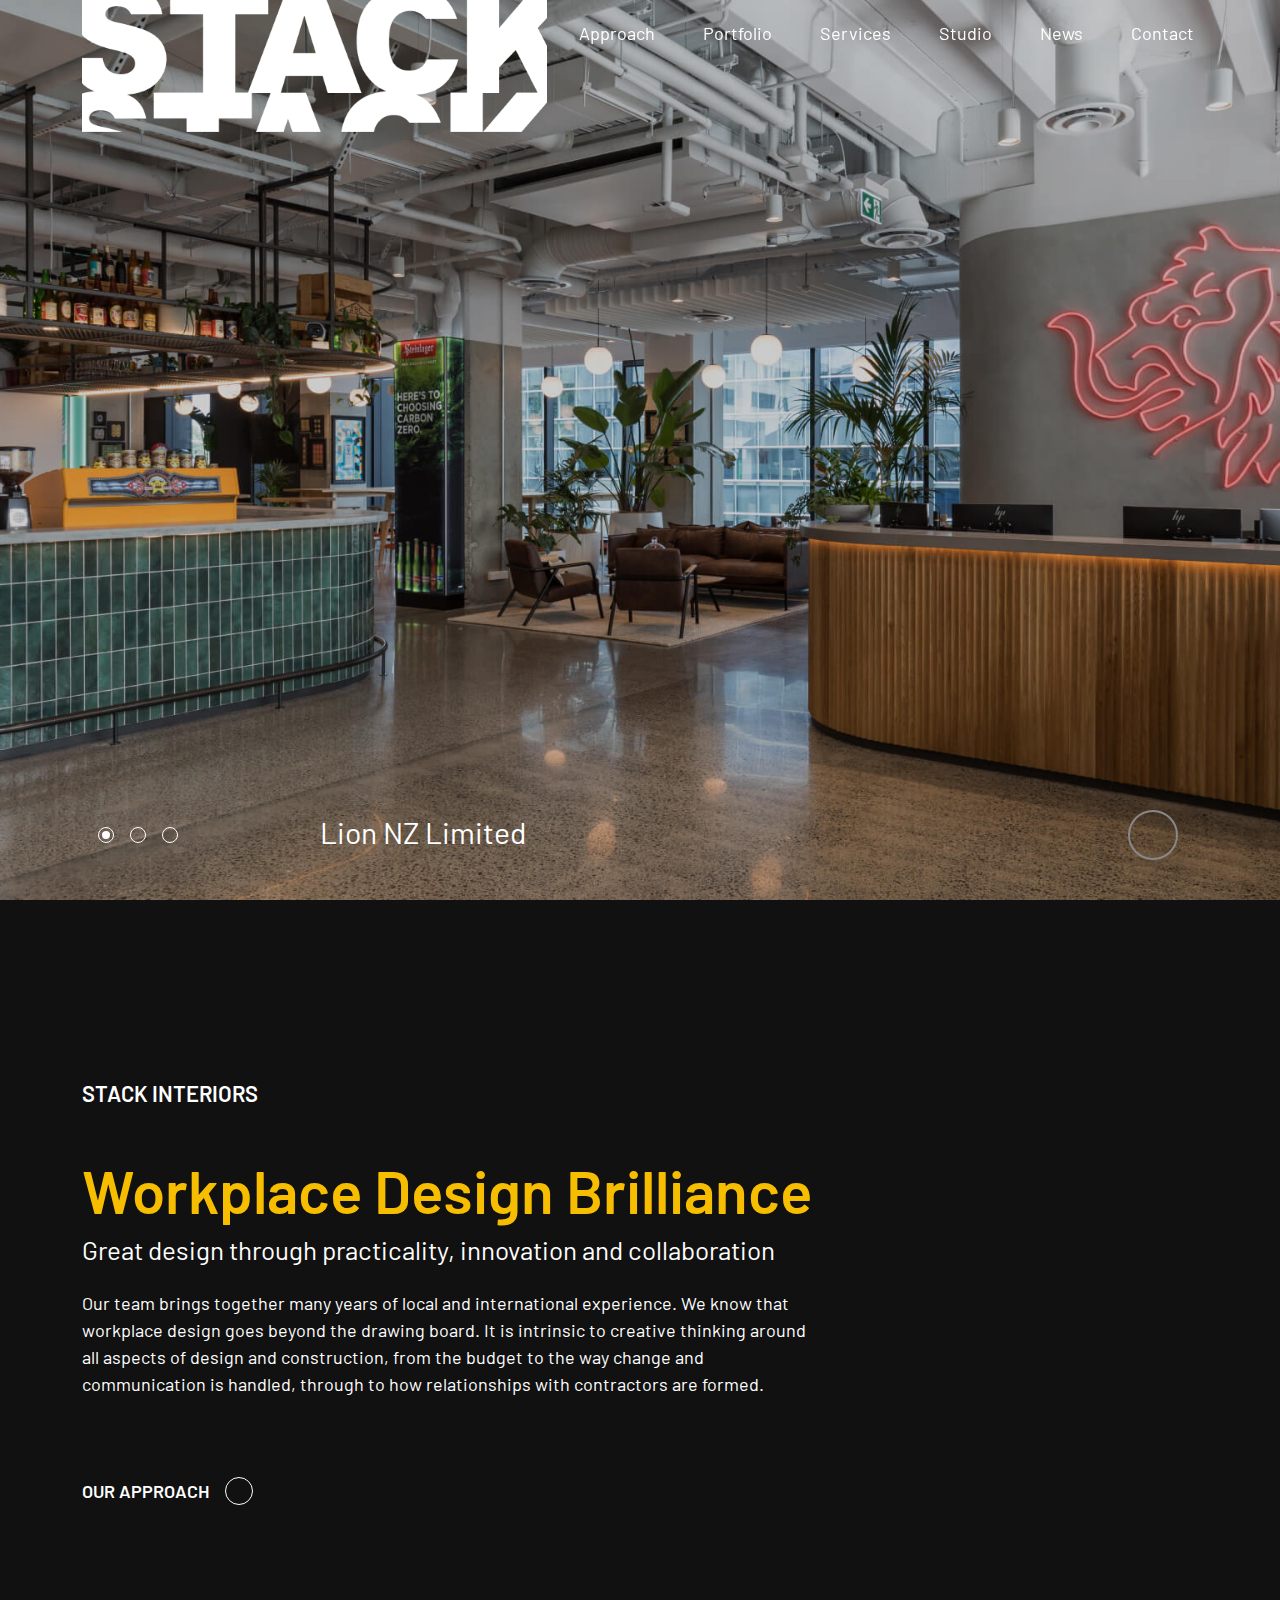
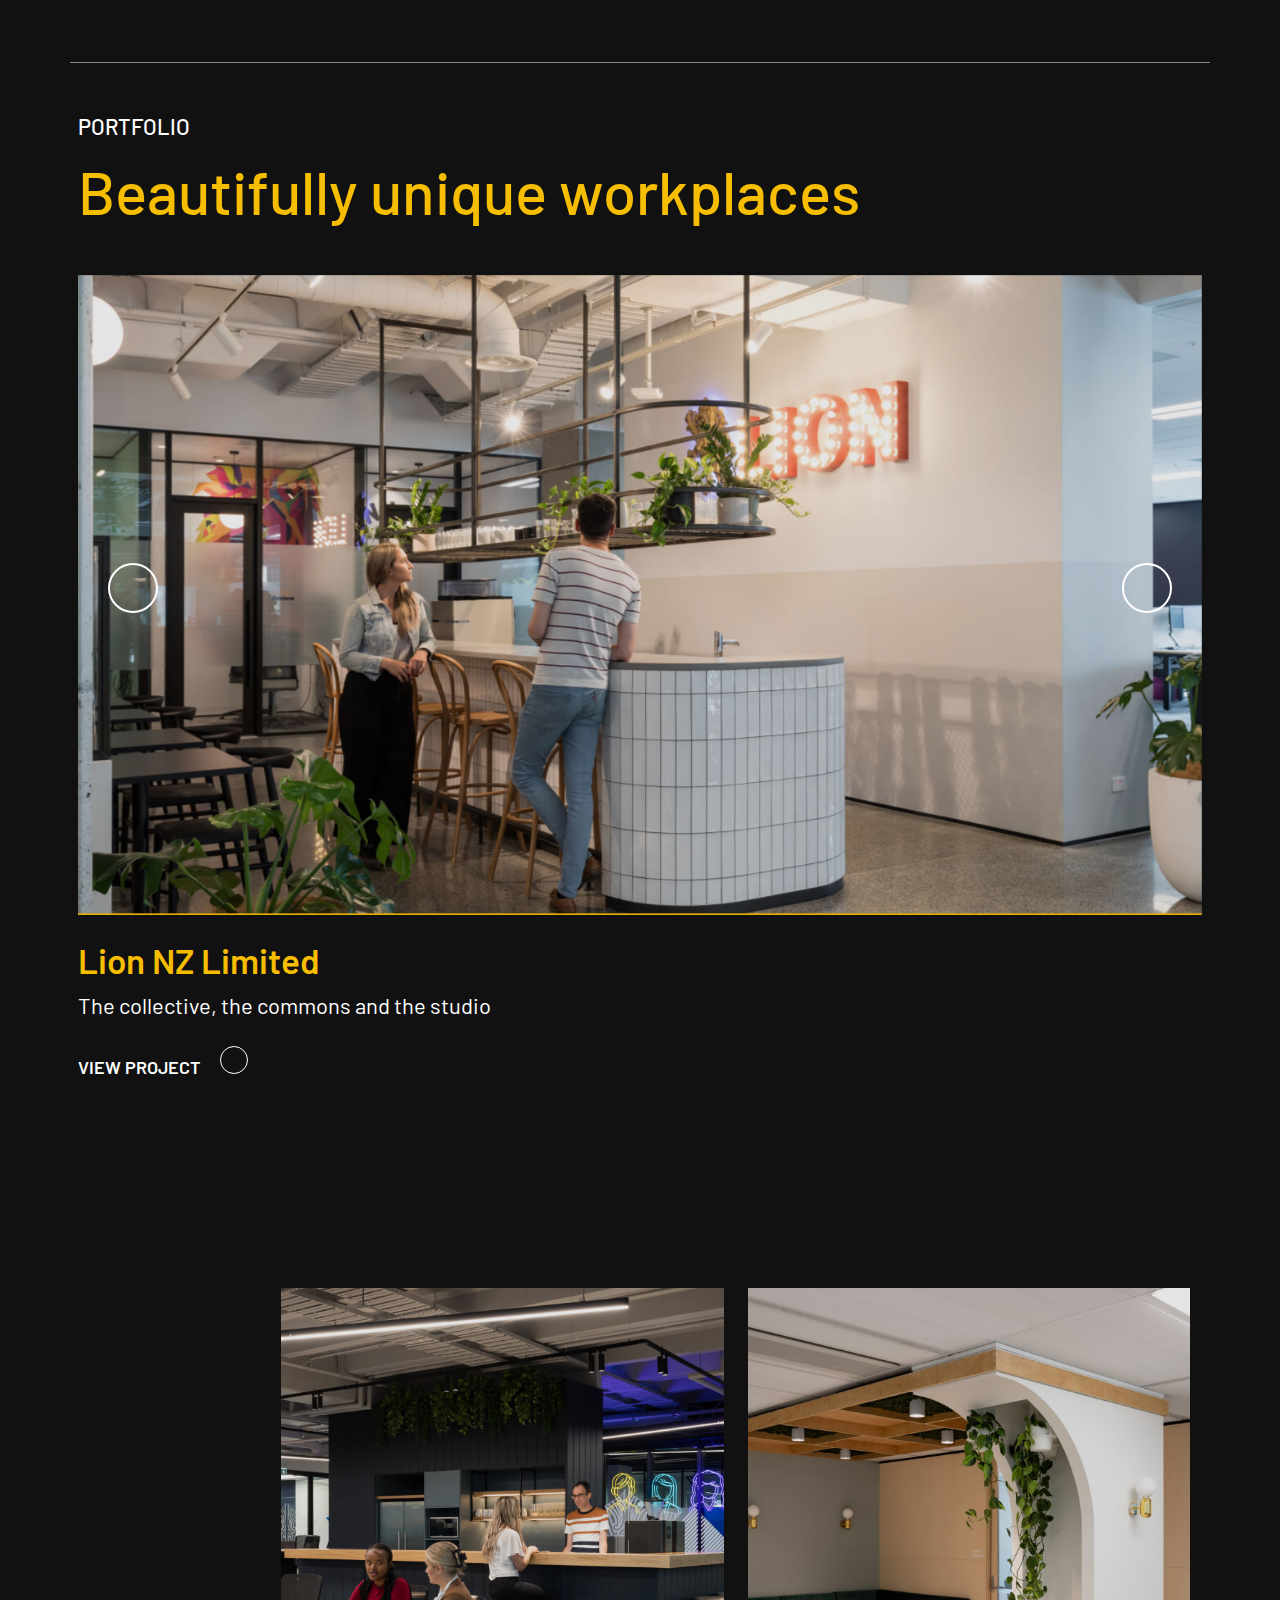
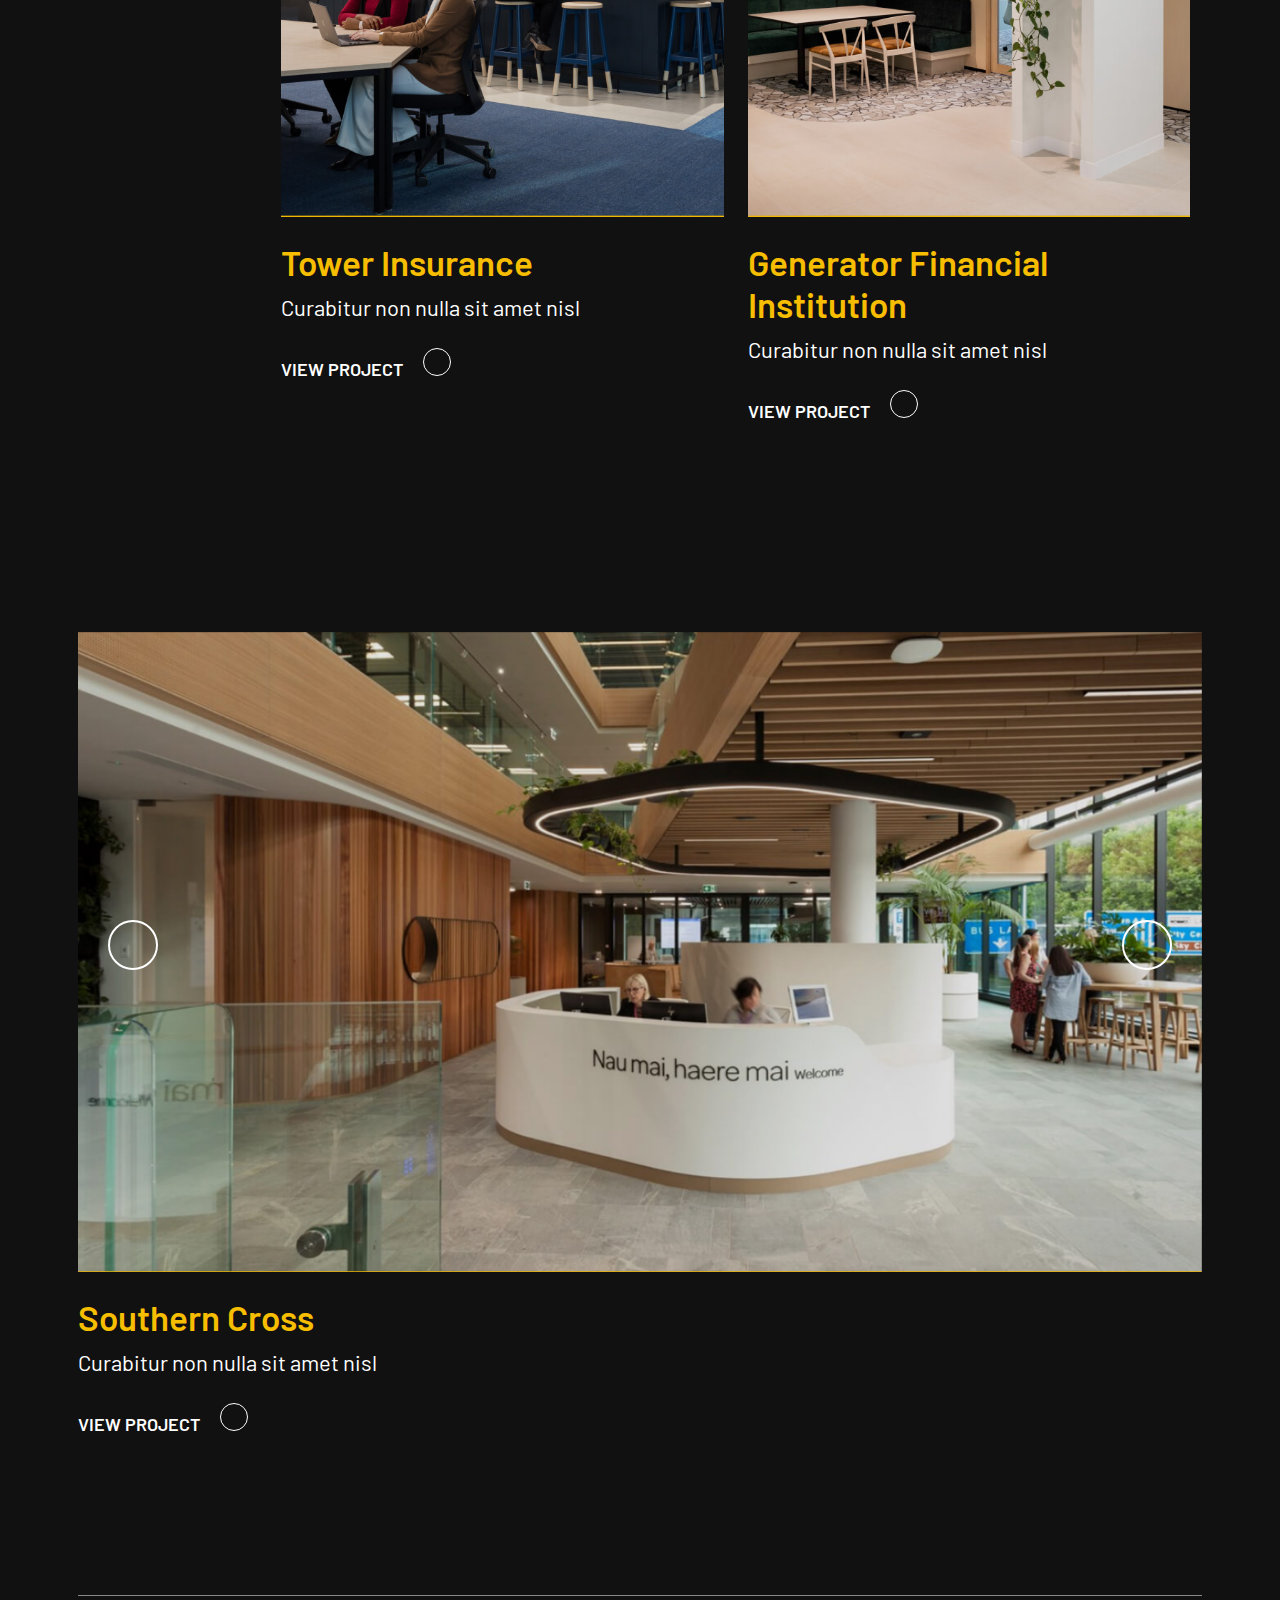
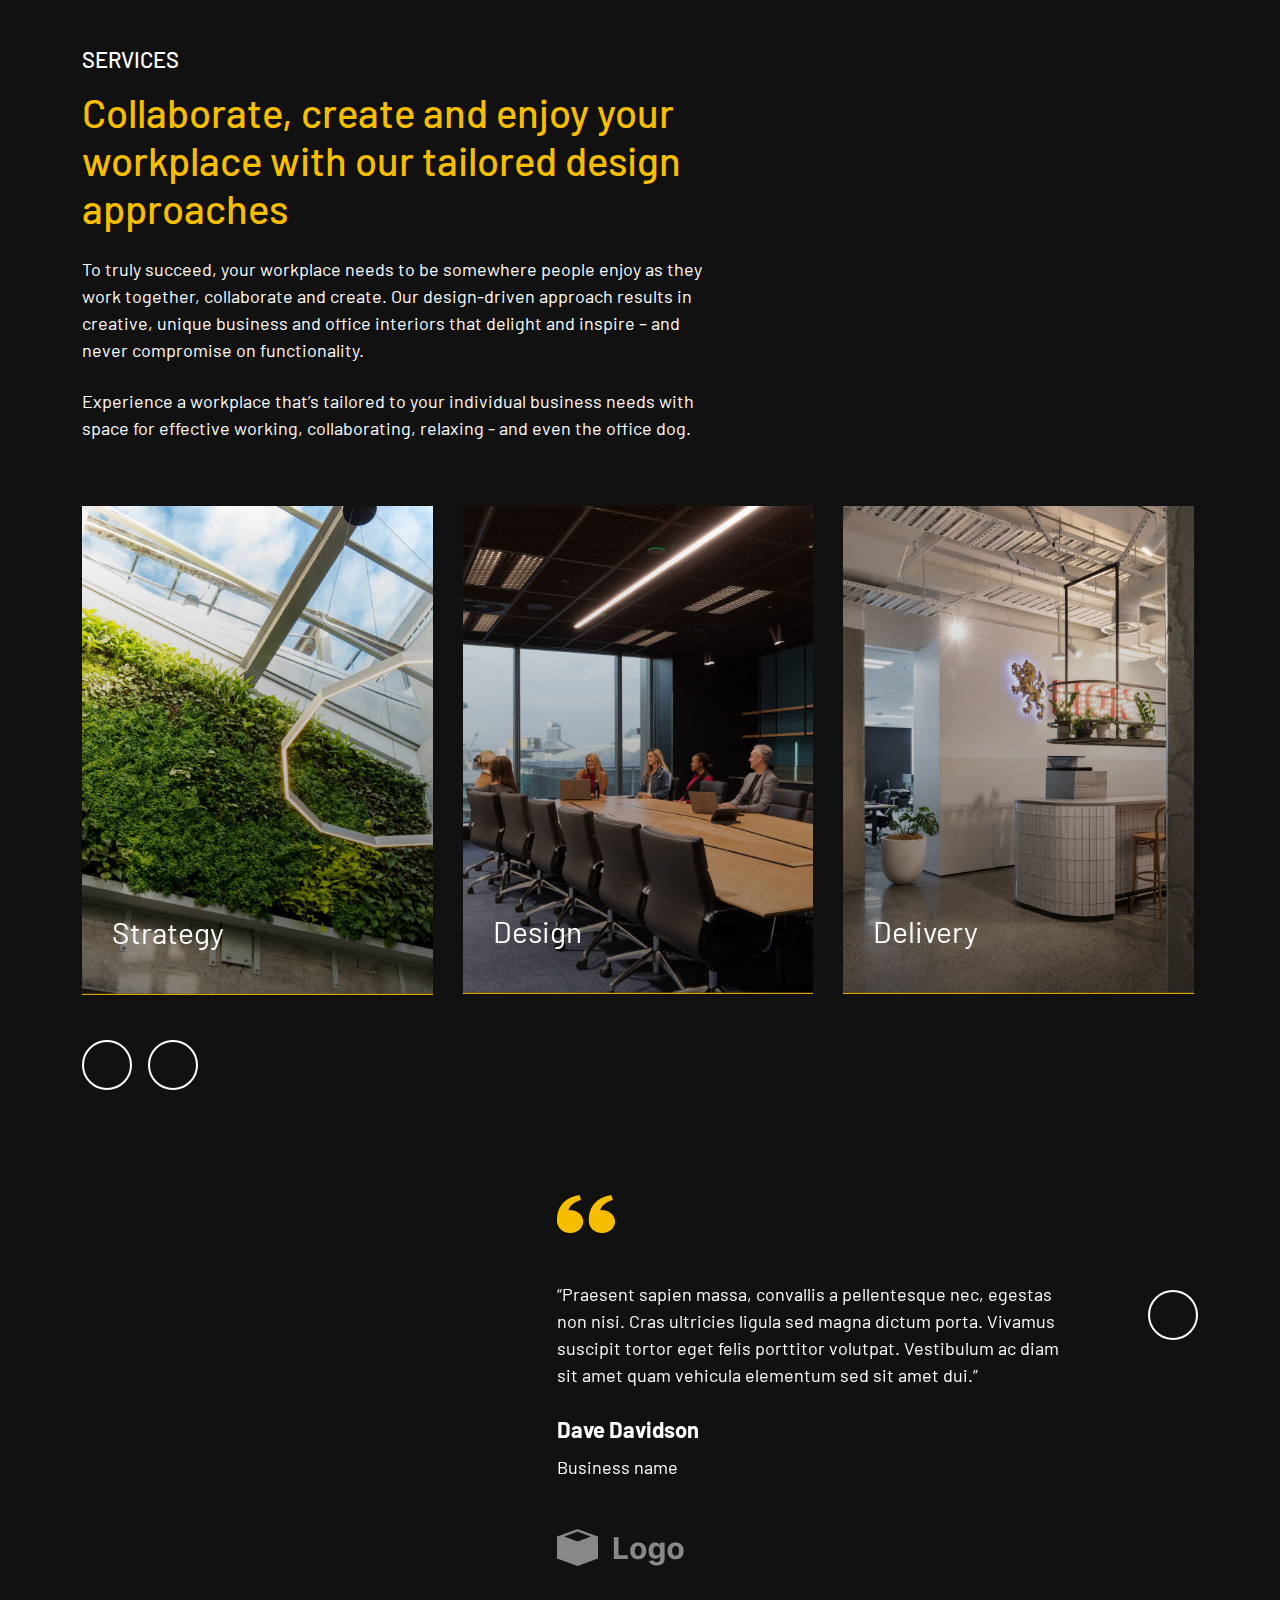
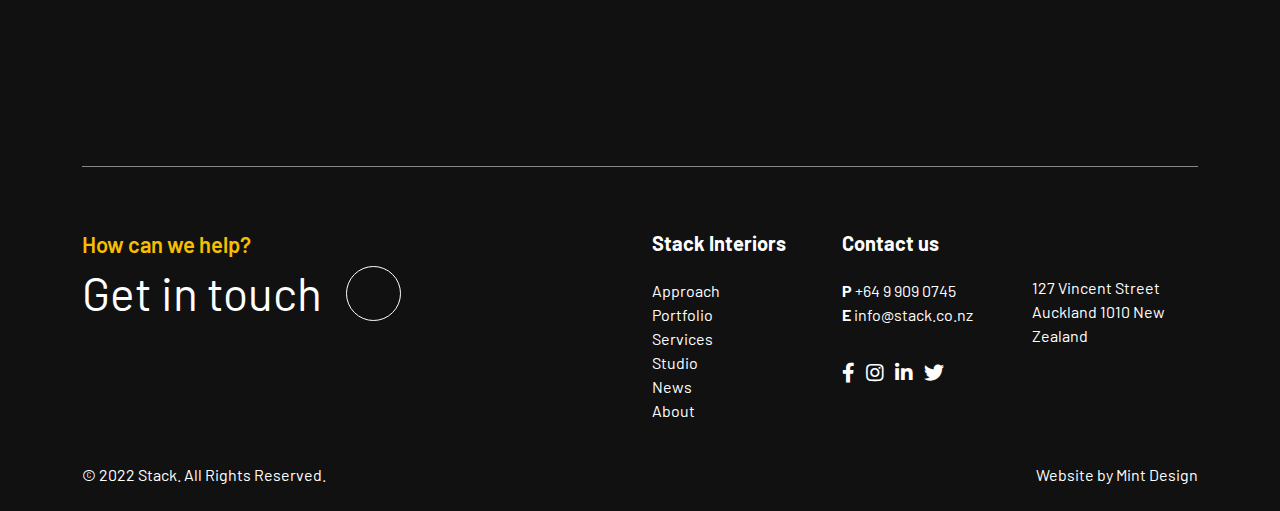
<file: index.html>
<!DOCTYPE html>
<html lang="en">

<head>
  <!-- Required meta tags -->
  <meta charset="utf-8" />
  <meta name="viewport" content="width=device-width, initial-scale=1" />

  <!-- favicon  -->
  <link rel="icon" href="./images/stack__logo.png">
  <!-- Bootstrap CSS -->
  <link href="https://cdn.jsdelivr.net/npm/bootstrap@5.1.3/dist/css/bootstrap.min.css" rel="stylesheet" />
  <!-- owl carousel css  -->
  <link rel="stylesheet" href="https://cdnjs.cloudflare.com/ajax/libs/OwlCarousel2/2.3.4/assets/owl.carousel.min.css" />
  <!-- owl theme css  -->
  <link rel="stylesheet"
    href="https://cdnjs.cloudflare.com/ajax/libs/OwlCarousel2/2.3.4/assets/owl.theme.default.min.css" />
  <!-- font awesome -->
  <link href="https://pro.fontawesome.com/releases/v5.10.0/css/all.css" rel="stylesheet">
  <!-- google font  -->
  <link
    href="https://fonts.googleapis.com/css2?family=Barlow:ital,wght@0,200;0,300;0,400;0,500;0,600;0,700;0,800;0,900;1,300;1,400&display=swap"
    rel="stylesheet">
  <!-- main style  -->
  <link href="./scss/style.css" rel="stylesheet" />

  <title>Stack Internal</title>
</head>

<body>
  <!-- navbar part html start  -->
  <nav class="navbar navbar-expand-lg navbar-light fixed-top">
    <div class="container position-relative">
      <a class="navbar-brand" href="./index.html"><img src="./images/logo.png" alt="logo" id="brand__logo"></a>
      <button class="navbar-toggler border-0" type="button" data-bs-toggle="offcanvas" data-bs-target="#offcanvasNavbar"
        aria-controls="offcanvasNavbar">
        <i class="fal fa-bars"></i>
      </button>
      <div class="offcanvas offcanvas-end d-lg-none d-block" tabindex="-1" id="offcanvasNavbar"
        aria-labelledby="offcanvasNavbarLabel">
        <div class="offcanvas-header">
          <h5 class="offcanvas-title" id="offcanvasNavbarLabel"></h5>
          <button type="button" class="btn-close text-reset" data-bs-dismiss="offcanvas" aria-label="Close"><i
              class="fal fa-times text-white"></i></button>
        </div>
        <div class="offcanvas-body position-relative">
          <ul class="navbar-nav justify-content-end flex-grow-1 pe-3">
            <li class="nav-item ms-2 ms-lg-0 me-2">
              <a class="nav-link px-3" href="#">Approach</a>
            </li>
            <li class="nav-item mx-2">
              <a class="nav-link px-3" href="./portfolio.html">Portfolio</a>
            </li>
            <li class="nav-item mx-2 dropdown">
              <a class="nav-link px-3" href="#" id="navbarDropdown" role="button" data-bs-toggle="dropdown"
                aria-expanded="false">
                Services
              </a>
              <ul class="dropdown-menu" aria-labelledby="navbarDropdown">
                <li><a class="dropdown-item nav-link" href="#">Strategy</a></li>
                <li><a class="dropdown-item nav-link" href="#">Design</a></li>
                <li><a class="dropdown-item nav-link" href="#">Delivery</a></li>
              </ul>
            </li>
            <li class="nav-item mx-2">
              <a class="nav-link px-3" href="#">Studio</a>
            </li>
            <li class="nav-item mx-2">
              <a class="nav-link px-3" href="#">News</a>
            </li>
            <li class="nav-item ms-2">
              <a class="nav-link px-3" href="#">Contact</a>
            </li>
          </ul>
        </div>
      </div>
      <div class="collapse navbar-collapse" id="navbarSupportedContent">
        <ul class="navbar-nav ms-auto mb-2 mb-lg-0 position-absolute">
          <li class="nav-item ms-2 ms-lg-0 me-2">
            <a class="nav-link px-3 py-0" href="#">Approach</a>
          </li>
          <li class="nav-item mx-2">
            <a class="nav-link px-3 py-0" href="./portfolio.html">Portfolio</a>
          </li>
          <li class="nav-item mx-2 dropdown">
            <a class="nav-link px-3 py-0" href="#" id="navbarDropdown" role="button" data-bs-toggle="dropdown"
              aria-expanded="false">
              Services
            </a>
            <ul class="dropdown-menu" aria-labelledby="navbarDropdown">
              <li><a class="dropdown-item nav-link" href="#">Strategy</a></li>
              <li><a class="dropdown-item nav-link" href="#">Design</a></li>
              <li><a class="dropdown-item nav-link" href="#">Delivery</a></li>
            </ul>
          </li>
          <li class="nav-item mx-2">
            <a class="nav-link px-3 py-0" href="#">Studio</a>
          </li>
          <li class="nav-item mx-2">
            <a class="nav-link px-3 py-0" href="#">News</a>
          </li>
          <li class="nav-item ms-2">
            <a class="nav-link px-3 py-0" href="#">Contact</a>
          </li>
        </ul>
      </div>
    </div>
  </nav>
  <!-- navbar part html end  -->

  <!--    hero part hmtl start-->
  <section id="hero" class="position-relative">
    <div class="owl-carousel owl-theme">
      <div class="item position-relative" style="background: url(./images/hero__banner.jpg);">
        <div class="hero__text position-absolute">
          <h5 class="text-white mb-0 animate__fadeInRight">Lion NZ Limited</h5>
        </div>
      </div>
      <div class="item position-relative" style="background: url(./images/hero_banner2.jpg);">
        <div class="hero__text position-absolute">
          <h5 class="text-white mb-0 animate__fadeInRight">Lion NZ Limited</h5>
        </div>
      </div>
      <div class="item position-relative" style="background: url(./images/hero_banner3.jpg);">
        <div class="hero__text position-absolute">
          <h5 class="text-white mb-0 animate__fadeInRight">Lion NZ Limited</h5>
        </div>
      </div>
    </div>

  </section>
  <!--    hero part hmtl end-->

  <!--    Aproach part hmtl start-->
  <section id="aproach">
    <div class="container">
      <div class="row">
        <div class="col-lg-12 col-11 m-auto border__bottom">
          <div class="row">
            <div class="col-lg-8">
              <div class="aproach__text ">
                <h4 class="text-white text-uppercase mb-5">STACK Interiors</h4>
                <h3 class="mb-2">Workplace Design Brilliance</h3>
                <h5 class="text-white mb-4">Great design through practicality, innovation and collaboration</h5>
                <p class="text-white mb-5 pb-4">Our team brings together many years of local and international
                  experience. We know that workplace
                  design goes beyond the drawing board. It is intrinsic to creative thinking around all aspects of
                  design and construction, from the budget to the way change and communication is handled, through to
                  how relationships with contractors are formed.</p>
                <a class="text-white text-uppercase position-relative" href="#">Our Approach <i
                    class="fal fa-long-arrow-right text-center position-absolute"></i></a>
              </div>
            </div>
          </div>
        </div>
      </div>
    </div>
  </section>
  <!--    Aproach part hmtl end-->


  <!--   Portfolio part hmtl start-->
  <section id="portfolio">
    <div class="container px-0 px-md-2">
      <div class="row">
        <div class="col-lg-12">
          <div class="portfolio__head-text mb-5 px-3 px-md-0">
            <h4 class="text-white text-uppercase mb-3">Portfolio</h4>
            <h3 class="mb-4">Beautifully unique workplaces</h3>
          </div>
          <div class="owl-carousel loin__slide owl-theme position-relative ps-3 ps-md-0">
            <a href="#">
              <div class="item" style="background: url(./images/portfolio_img.jpg);"></div>
            </a>
            <a href="#">
              <div class="item" style="background: url(./images/portfolio_img.jpg);"></div>
            </a>
            <a href="#">
              <div class="item" style="background: url(./images/portfolio_img.jpg);"></div>
            </a>
            <a href="#">
              <div class="item" style="background: url(./images/portfolio_img.jpg);"></div>
            </a>
          </div>
          <div class="portfolio__text mt-4 px-3 px-md-0">
            <h3 class="mb-2">Lion NZ Limited</h3>
            <p class="text-white mb-4">The collective, the commons and the studio</p>
            <a class="text-white text-uppercase d-inline-block" href="#">View project <i
                class="fal fa-long-arrow-right text-center"></i></a>
          </div>
        </div>
      </div>
      <div class="row">
        <div class="col-lg-10 col-md-12 ms-auto">
          <div class="portfolio__content">
            <div class="row m-auto">
              <div class="col-lg-6 col-md-6">
                <div class="portfolio__item">
                  <a href="#"> <img src="./images/portfolio_img3.1.jpg" alt="portfolio_img3.1.jpg"
                      class="img-fluid"></a>
                </div>
                <div class="portfolio__text mt-4 mb-5 mb-md-0">
                  <h3 class="mb-2">Tower Insurance</h3>
                  <p class="text-white mb-4">Curabitur non nulla sit amet nisl </p>
                  <a class="text-white text-uppercase d-inline-block" href="#">View project <i
                      class="fal fa-long-arrow-right text-center"></i></a>
                </div>
              </div>
              <div class="col-lg-6 col-md-6">
                <div class="portfolio__item">
                  <a href="#"><img src="./images/portfolio_img3.2.jpg" alt="portfolio_img3.1.jpg" class="img-fluid"></a>
                </div>
                <div class="portfolio__text mt-4">
                  <h3 class="mb-2">Generator Financial Institution</h3>
                  <p class="text-white mb-4">Curabitur non nulla sit amet nisl </p>
                  <a class="text-white text-uppercase d-inline-block" href="#">View project <i
                      class="fal fa-long-arrow-right text-center"></i></a>
                </div>
              </div>
            </div>
          </div>
        </div>
      </div>
      <div class="row">
        <div class="col-lg-12">
          <div class="owl-carousel loin__slide owl-theme position-relative ps-3 ps-md-0">
            <a href="#">
              <div class="item" style="background: url(./images/portfolio_img2.1.jpg);"></div>
            </a>
            <a href="#">
              <div class="item" style="background: url(./images/portfolio_img2.1.jpg);"></div>
            </a>
            <a href="#">
              <div class="item" style="background: url(./images/portfolio_img2.1.jpg);"></div>
            </a>
            <a href="#">
              <div class="item" style="background: url(./images/portfolio_img2.1.jpg);"></div>
            </a>
          </div>
          <div class="portfolio__text mt-4 border__bottom pb-150px px-3 px-md-0">
            <h3 class="mb-2">Southern Cross</h3>
            <p class="text-white mb-4">Curabitur non nulla sit amet nisl </p>
            <a class="text-white text-uppercase d-inline-block" href="#">View project <i
                class="fal fa-long-arrow-right text-center"></i></a>
          </div>
        </div>
      </div>
    </div>
  </section>
  <!--   Portfolio part hmtl end-->

  <!--   services part hmtl start-->
  <section id="services">
    <div class="container">
      <div class="row">
        <div class="col-lg-7">
          <div class="services__head-text">
            <h4 class="text-white text-uppercase mb-3">services</h4>
            <h3 class="mb-4">Collaborate, create and enjoy your workplace with our tailored design approaches</h3>
            <p class="text-white mb-4">To truly succeed, your workplace needs to be somewhere people enjoy as they work
              together, collaborate and create. Our design-driven approach results in creative, unique business and
              office interiors that delight and inspire – and never compromise on functionality.</p>
            <p class="text-white mb-5"> Experience a workplace that’s tailored to your individual business needs with
              space for effective working, collaborating, relaxing - and even the office dog.</p>
          </div>
        </div>
      </div>
      <div class="row">
        <div class="col-lg-12 pe-0 pe-md-3">
          <div class="owl-carousel owl-theme position-relative pt-3">
            <div class="item">
              <a class="position-relative" href="#"><img src="./images/services1.jpg" alt="services3_img.jpg"
                  class="img-fluid">
                <div class="item__text position-absolute text-white">Strategy</div>
              </a>
            </div>
            <div class="item">
              <a class="position-relative" href="#"><img src="./images/services2.jpg" alt="services3_img.jpg"
                  class="img-fluid">
                <div class="item__text position-absolute text-white">Design</div>
              </a>
            </div>
            <div class="item">
              <a class="position-relative" href="#"><img src="./images/services3.jpg" alt="services3_img.jpg"
                  class="img-fluid">
                <div class="item__text position-absolute text-white">Delivery</div>
              </a>
            </div>
            <div class="item">
              <a class="position-relative" href="#"><img src="./images/services2.jpg" alt="services3_img.jpg"
                  class="img-fluid">
                <div class="item__text position-absolute text-white">Design</div>
              </a>
            </div>
          </div>
        </div>
      </div>
    </div>
  </section>
  <!--   services part hmtl end-->

  <!--   testimonial part hmtl start-->
  <section id="testimonial">
    <div class="container">
      <div class="row">
        <div class="col-lg-7 ms-auto">
          <div class="owl-carousel owl-theme position-relative ">
            <div class="item">
              <div class="testimonial__text">
                <img src="./images/quote.png" alt="quote.png" class="img-fluid">
                <p class=" text-white mt-5 mb-4">“Praesent sapien massa, convallis a pellentesque nec, egestas non nisi.
                  Cras
                  ultricies ligula sed magna
                  dictum porta. Vivamus suscipit tortor eget felis porttitor volutpat. Vestibulum ac diam sit amet quam
                  vehicula elementum sed sit amet dui.”</p>
                <div class="name text-white mb-2">Dave Davidson</div>
                <div class="business__name text-white mb-5">Business name</div>
                <img src="./images/brand-logo.png" alt="brand-logo.png" class="img-fluid">
              </div>
            </div>
            <div class="item">
              <div class="testimonial__text">
                <img src="./images/quote.png" alt="quote.png">
                <p class=" text-white mt-5 mb-4">“Praesent sapien massa, convallis a pellentesque nec, egestas non nisi.
                  Cras
                  ultricies ligula sed magna
                  dictum porta. Vivamus suscipit tortor eget felis porttitor volutpat. Vestibulum ac diam sit amet quam
                  vehicula elementum sed sit amet dui.”</p>
                <div class="name text-white mb-2">Dave Davidson</div>
                <div class="business__name text-white mb-5">Business name</div>
                <img src="./images/brand-logo.png" alt="brand-logo.png" class="img-fluid">
              </div>
            </div>
            <div class="item">
              <div class="testimonial__text">
                <img src="./images/quote.png" alt="quote.png">
                <p class=" text-white mt-5 mb-4">“Praesent sapien massa, convallis a pellentesque nec, egestas non nisi.
                  Cras
                  ultricies ligula sed magna
                  dictum porta. Vivamus suscipit tortor eget felis porttitor volutpat. Vestibulum ac diam sit amet quam
                  vehicula elementum sed sit amet dui.”</p>
                <div class="name text-white mb-2">Dave Davidson</div>
                <div class="business__name text-white mb-5">Business name</div>
                <img src="./images/brand-logo.png" alt="brand-logo.png" class="img-fluid">
              </div>
            </div>
          </div>
        </div>
      </div>
    </div>
  </section>
  <!--   testimonial part hmtl end-->


  <!--   footer part hmtl start-->
  <section id="footer">
    <div class="container">
      <div class="row">
        <div class="col-lg-12">
          <div class="border__top pb-4 pb-md-5"></div>
        </div>
      </div>
      <div class="row py-3">
        <div class="col-lg-4 col-md-12">
          <div class="footer__logo mb-5 mb-lg-0 pb-3 pb-md-0">
            <h6>How can we help?</h6>
            <h3 class="d-flex align-items-center text-white mb-0">
              <a class="text-white d-flex align-items-center" href="#">Get in
                touch <i class="fal fa-long-arrow-right ms-4 text-center"></i></a>
            </h3>
          </div>
        </div>
        <div class="col-lg-2 col-md-4 col-6 offset-lg-2">
          <div class="footer__text">
            <h4 class="text-white mb-4">Stack Interiors</h4>
            <ul>
              <li><a class="text-white" href="#">Approach</a></li>
              <li><a class="text-white" href="#">Portfolio</a></li>
              <li><a class="text-white" href="#">Services</a></li>
              <li><a class="text-white" href="#">Studio</a></li>
              <li><a class="text-white" href="#">News</a></li>
              <li><a class="text-white" href="#">About</a></li>
            </ul>
          </div>
        </div>
        <div class="col-lg-2 col-md-4 col-6">
          <div class="footer__text">
            <h4 class="text-white mb-4">Contact us</h4>
            <ul>
              <li><strong class="text-white">P</strong> <a class="text-white" href="tel:+649990745">+64 9 909 0745</a>
              </li>
              <li><strong class="text-white">E</strong> <a class="text-white" href="mailto:info@stack.com">
                  info@stack.co.nz</a></li>
            </ul>
            <div class="footer__text d-block d-md-none">
              <p class="text-white">127 Vincent Street
                Auckland 1010
                New Zealand</p>
            </div>
            <div class="social__icon">
              <a class="text-white me-1" href="#"><i class="fab fa-facebook-f"></i></a>
              <a class="text-white mx-1" href="#"><i class="fab fa-instagram"></i></a>
              <a class="text-white mx-1" href="#"><i class="fab fa-linkedin-in"></i></a>
              <a class="text-white ms-1" href="#"><i class="fab fa-twitter"></i></a>
            </div>
          </div>

        </div>
        <div class="col-lg-2 col-md-4 col-12 justify-content-center d-none d-md-block">
          <div class="footer__text">
            <p class="text-white">127 Vincent Street
              Auckland 1010
              New Zealand</p>
          </div>
        </div>
      </div>
      <div class="row pb-4 pt-5 py-md-4">
        <div class="col-lg-6 col-md-6">
          <div class="footer__text mb-3 mb-md-0">
            <small class="text-white">© 2022 Stack. All Rights Reserved.</small>
          </div>
        </div>
        <div class="col-lg-6 col-md-6">
          <div class="footer__text text-start text-md-end">
            <small class="text-white">Website by <a class="text-white" href="https://mintdesign.co.nz/">Mint
                Design</a></small>
          </div>
        </div>
      </div>
    </div>
  </section>
  <!--   fooster part hmtl end-->

  <!-- jQuery library  -->
  <script src="https://code.jquery.com/jquery-1.12.4.min.js"></script>
  <!-- owl carousel  -->
  <script src="https://cdnjs.cloudflare.com/ajax/libs/OwlCarousel2/2.3.4/owl.carousel.min.js"></script>
  <!-- Bootstrap Bundle with Popper -->
  <script src="https://cdn.jsdelivr.net/npm/bootstrap@5.1.3/dist/js/bootstrap.bundle.min.js"></script>
  <!-- custom js -->
  <script type="text/javascript" src="js/custom.js"></script>
</body>

</html>
</file>
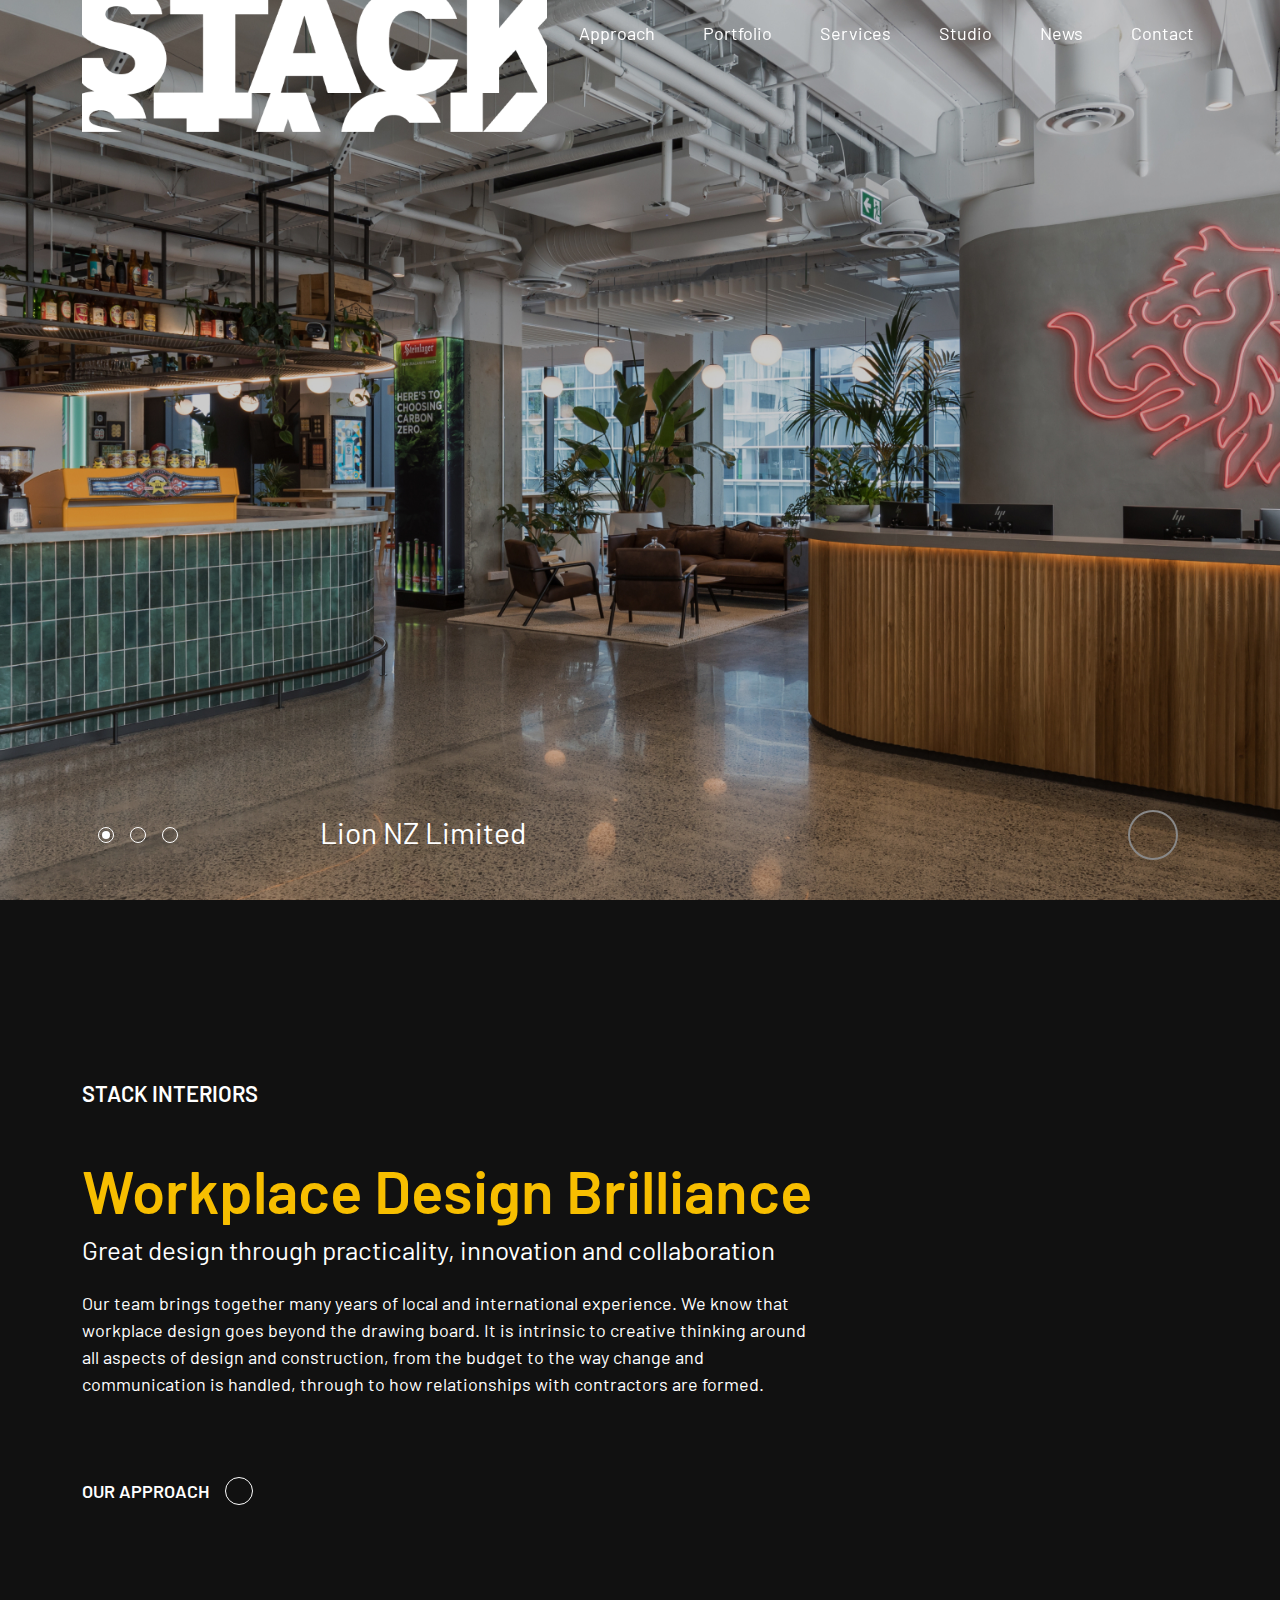
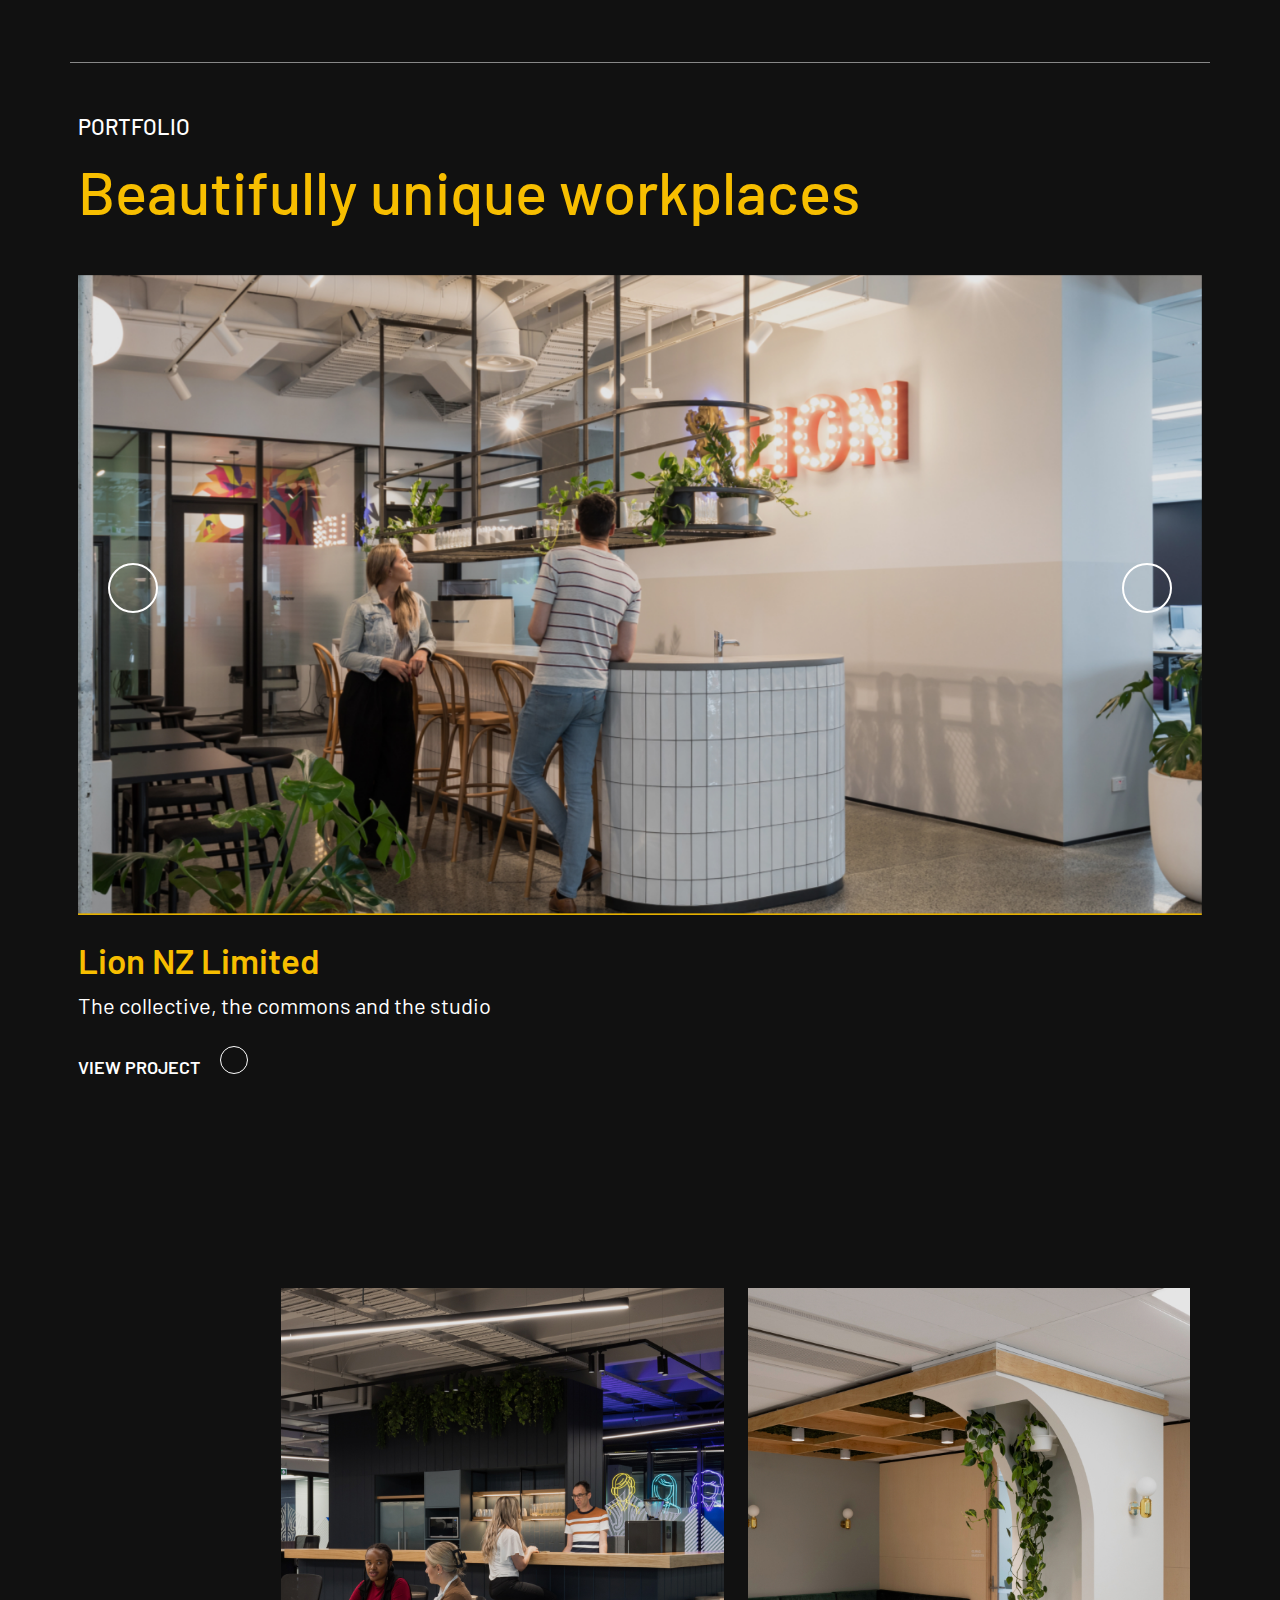
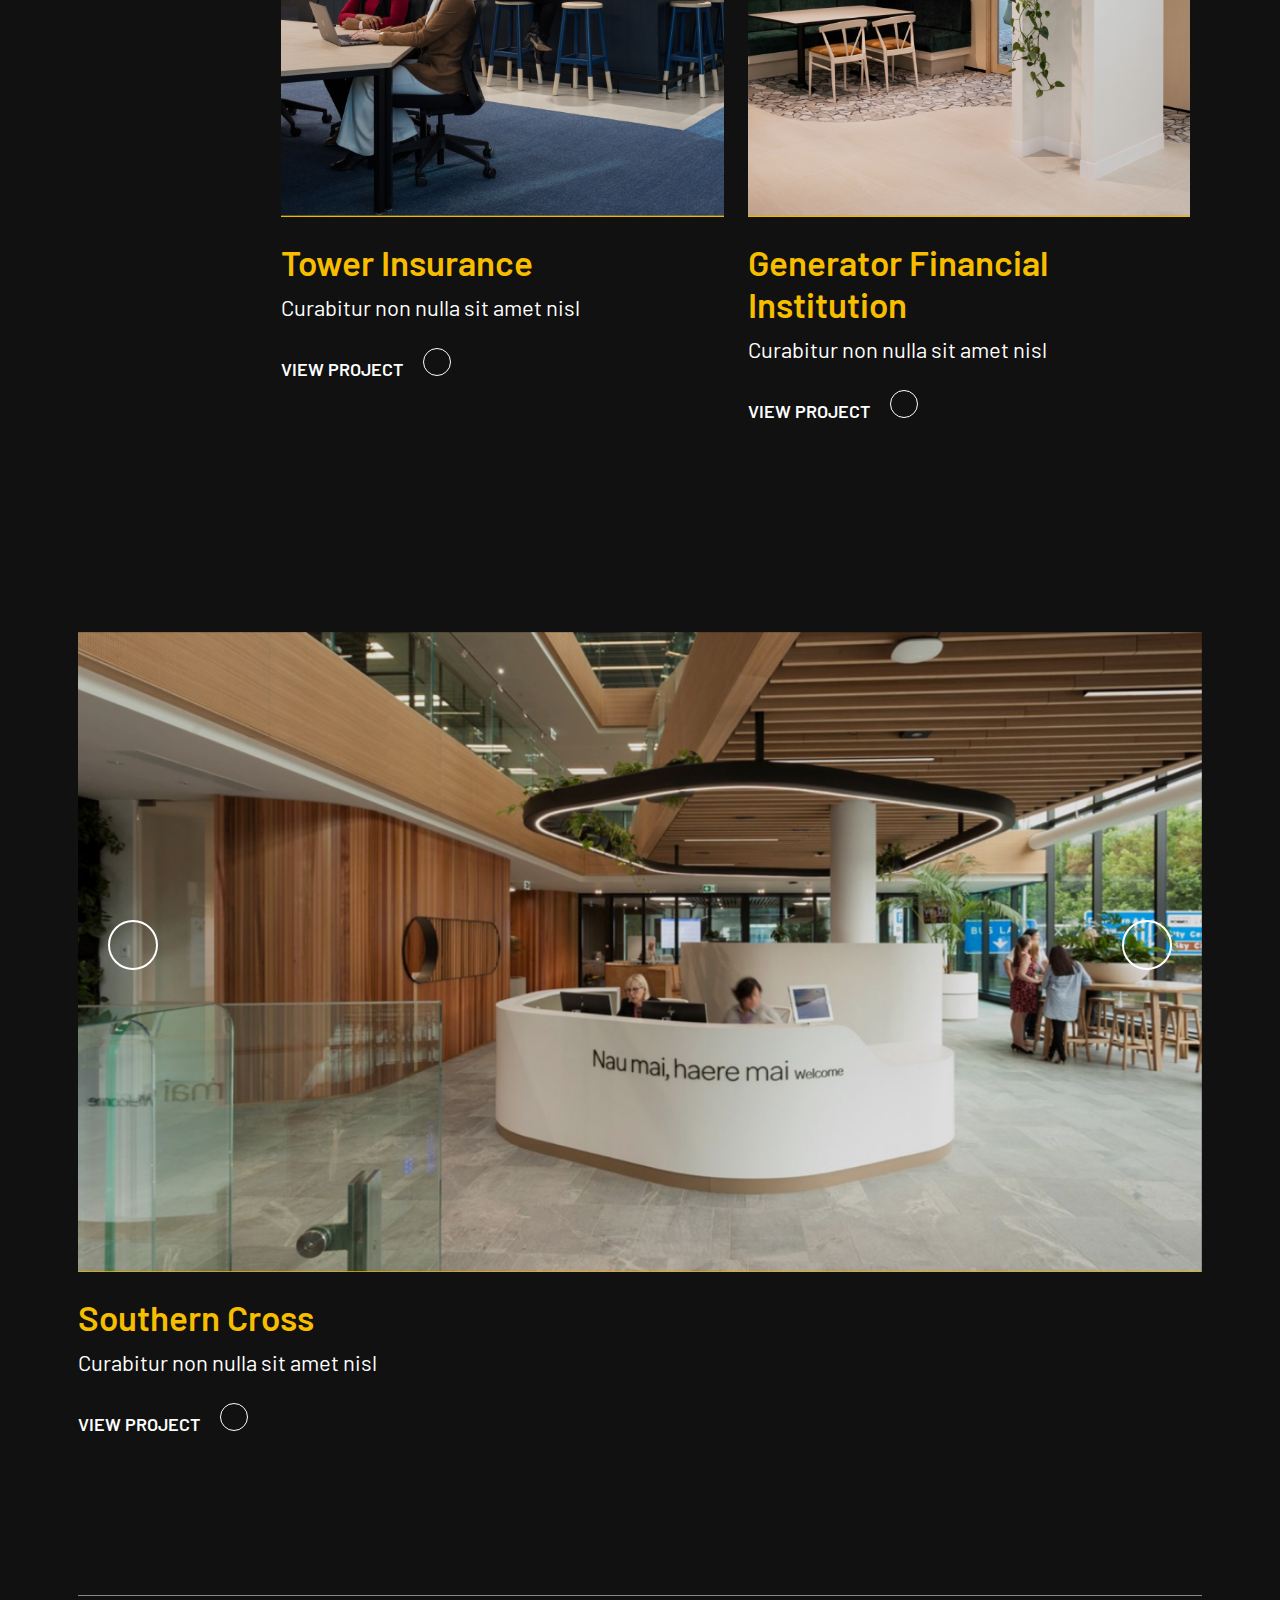
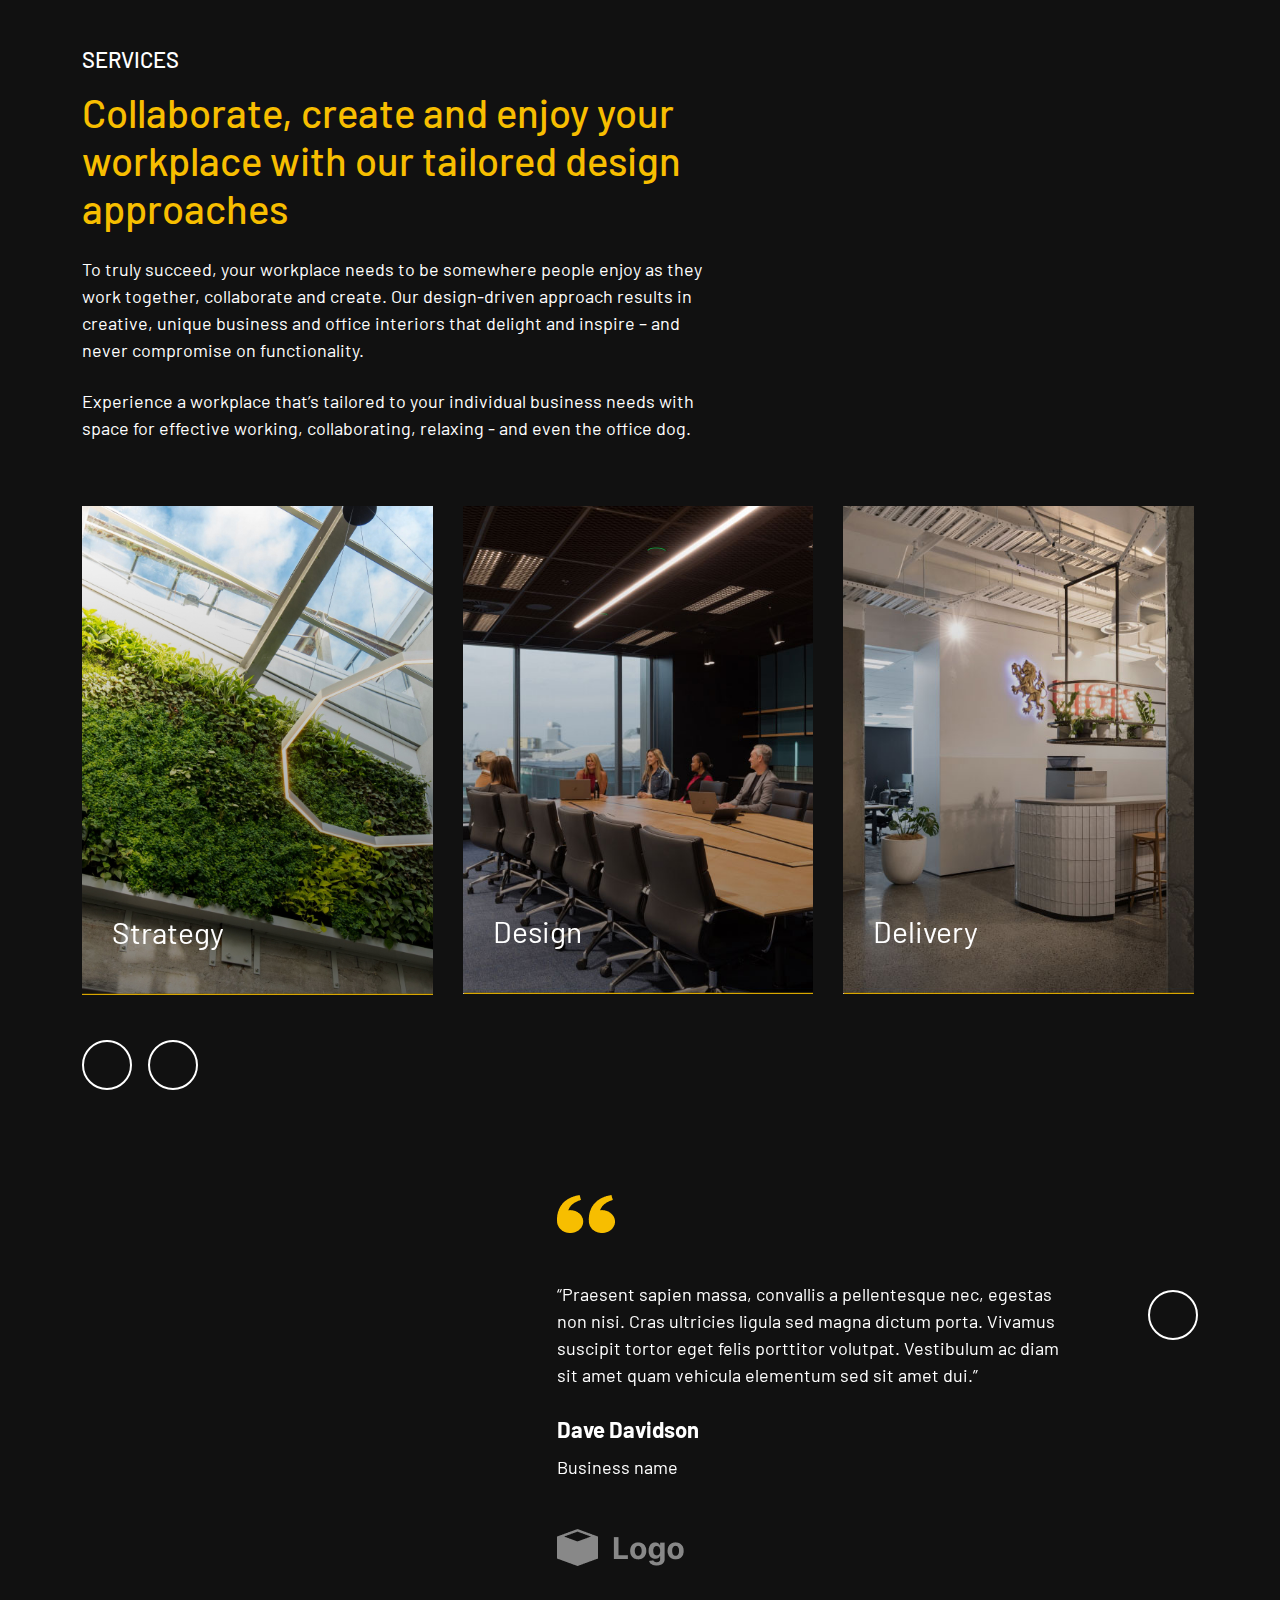
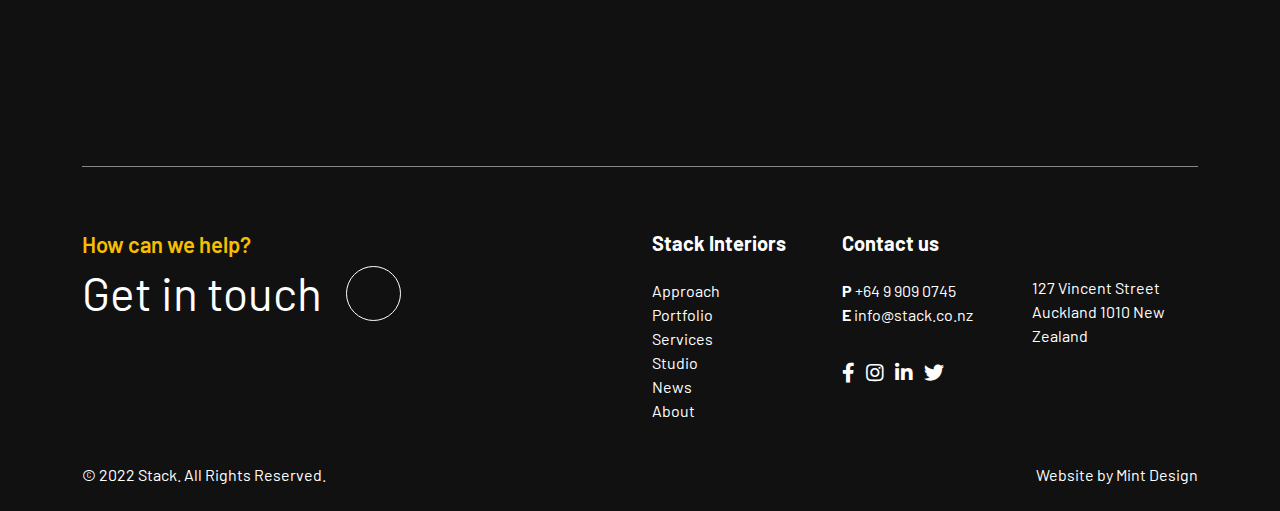
<file: public/index.html>
<!DOCTYPE html>
<html lang="en">

<head>
  <!-- Required meta tags -->
  <meta charset="utf-8" />
  <meta name="viewport" content="width=device-width, initial-scale=1" />

  <!-- favicon  -->
  <link rel="icon" href="./images/stack__logo.png">
  <!-- Bootstrap CSS -->
  <link href="https://cdn.jsdelivr.net/npm/bootstrap@5.1.3/dist/css/bootstrap.min.css" rel="stylesheet" />
  <!-- owl carousel css  -->
  <link rel="stylesheet" href="https://cdnjs.cloudflare.com/ajax/libs/OwlCarousel2/2.3.4/assets/owl.carousel.min.css" />
  <!-- owl theme css  -->
  <link rel="stylesheet"
    href="https://cdnjs.cloudflare.com/ajax/libs/OwlCarousel2/2.3.4/assets/owl.theme.default.min.css" />
  <!-- font awesome -->
  <link href="https://pro.fontawesome.com/releases/v5.10.0/css/all.css" rel="stylesheet">
  <!-- google font  -->
  <link
    href="https://fonts.googleapis.com/css2?family=Barlow:ital,wght@0,200;0,300;0,400;0,500;0,600;0,700;0,800;0,900;1,300;1,400&display=swap"
    rel="stylesheet">
  <!-- main style  -->
  <link href="./scss/style.css" rel="stylesheet" />

  <title>Stack Internal</title>
</head>

<body>
  <!-- navbar part html start  -->
  <nav class="navbar navbar-expand-lg navbar-light fixed-top">
    <div class="container position-relative">
      <a class="navbar-brand" href="#"><img src="./images/logo.png" alt="logo" id="brand__logo"></a>

      <button class="navbar-toggler" type="button" data-bs-toggle="offcanvas" data-bs-target="#offcanvasNavbar"
        aria-controls="offcanvasNavbar">
        <i class="fal fa-bars"></i>
      </button>
      <div class="offcanvas offcanvas-end d-lg-none d-block" tabindex="-1" id="offcanvasNavbar"
        aria-labelledby="offcanvasNavbarLabel">
        <div class="offcanvas-header">
          <h5 class="offcanvas-title" id="offcanvasNavbarLabel"></h5>
          <button type="button" class="btn-close text-reset" data-bs-dismiss="offcanvas" aria-label="Close"><i
              class="fal fa-times text-white"></i></button>
        </div>
        <div class="offcanvas-body position-relative">
          <ul class="navbar-nav justify-content-end flex-grow-1 pe-3">
            <li class="nav-item ms-2 ms-lg-0 me-2">
              <a class="nav-link px-3" href="#">Approach</a>
            </li>
            <li class="nav-item mx-2">
              <a class="nav-link px-3" href="#">Portfolio</a>
            </li>
            <li class="nav-item mx-2 dropdown">
              <a class="nav-link px-3" href="#" id="navbarDropdown" role="button" data-bs-toggle="dropdown"
                aria-expanded="false">
                Services
              </a>
              <ul class="dropdown-menu" aria-labelledby="navbarDropdown">
                <li><a class="dropdown-item nav-link" href="#">Strategy</a></li>
                <li><a class="dropdown-item nav-link" href="#">Design</a></li>
                <li><a class="dropdown-item nav-link" href="#">Delivery</a></li>
              </ul>
            </li>
            <li class="nav-item mx-2">
              <a class="nav-link px-3" href="#">Studio</a>
            </li>
            <li class="nav-item mx-2">
              <a class="nav-link px-3" href="#">News</a>
            </li>
            <li class="nav-item ms-2">
              <a class="nav-link px-3" href="#">Contact</a>
            </li>
          </ul>
        </div>
      </div>
      <div class="collapse navbar-collapse" id="navbarSupportedContent">
        <ul class="navbar-nav ms-auto mb-2 mb-lg-0 position-absolute">
          <li class="nav-item ms-2 ms-lg-0 me-2">
            <a class="nav-link px-3 py-0" href="#">Approach</a>
          </li>
          <li class="nav-item mx-2">
            <a class="nav-link px-3 py-0" href="#">Portfolio</a>
          </li>
          <li class="nav-item mx-2 dropdown">
            <a class="nav-link px-3 py-0" href="#" id="navbarDropdown" role="button" data-bs-toggle="dropdown"
              aria-expanded="false">
              Services
            </a>
            <ul class="dropdown-menu" aria-labelledby="navbarDropdown">
              <li><a class="dropdown-item nav-link" href="#">Strategy</a></li>
              <li><a class="dropdown-item nav-link" href="#">Design</a></li>
              <li><a class="dropdown-item nav-link" href="#">Delivery</a></li>
            </ul>
          </li>
          <li class="nav-item mx-2">
            <a class="nav-link px-3 py-0" href="#">Studio</a>
          </li>
          <li class="nav-item mx-2">
            <a class="nav-link px-3 py-0" href="#">News</a>
          </li>
          <li class="nav-item ms-2">
            <a class="nav-link px-3 py-0" href="#">Contact</a>
          </li>
        </ul>
      </div>
    </div>
  </nav>
  <!-- navbar part html end  -->

  <!--    hero part hmtl start-->
  <section id="hero" class="position-relative">
    <div class="owl-carousel owl-theme">
      <div class="item position-relative" style="background: url(./images/hero__banner.jpg);">
        <div class="hero__text position-absolute">
          <h5 class="text-white mb-0 animate__fadeInRight">Lion NZ Limited</h5>
        </div>
      </div>
      <div class="item position-relative" style="background: url(./images/hero_banner2.jpg);">
        <div class="hero__text position-absolute">
          <h5 class="text-white mb-0 animate__fadeInRight">Lion NZ Limited</h5>
        </div>
      </div>
      <div class="item position-relative" style="background: url(./images/hero_banner3.jpg);">
        <div class="hero__text position-absolute">
          <h5 class="text-white mb-0 animate__fadeInRight">Lion NZ Limited</h5>
        </div>
      </div>
    </div>

  </section>
  <!--    hero part hmtl end-->

  <!--    Aproach part hmtl start-->
  <section id="aproach">
    <div class="container">
      <div class="row">
        <div class="col-lg-12 col-11 m-auto border__bottom">
          <div class="row">
            <div class="col-lg-8">
              <div class="aproach__text ">
                <h4 class="text-white text-uppercase mb-5">STACK Interiors</h4>
                <h3 class="mb-2">Workplace Design Brilliance</h3>
                <h5 class="text-white mb-4">Great design through practicality, innovation and collaboration</h5>
                <p class="text-white mb-5 pb-4">Our team brings together many years of local and international
                  experience. We know that workplace
                  design goes beyond the drawing board. It is intrinsic to creative thinking around all aspects of
                  design and construction, from the budget to the way change and communication is handled, through to
                  how relationships with contractors are formed.</p>
                <a class="text-white text-uppercase position-relative" href="#">Our Approach <i
                    class="fal fa-long-arrow-right text-center position-absolute"></i></a>
              </div>
            </div>
          </div>
        </div>
      </div>
    </div>
  </section>
  <!--    Aproach part hmtl end-->


  <!--   Portfolio part hmtl start-->
  <section id="portfolio">
    <div class="container px-0 px-md-2">
      <div class="row">
        <div class="col-lg-12">
          <div class="portfolio__head-text mb-5 px-3 px-md-0">
            <h4 class="text-white text-uppercase mb-3">Portfolio</h4>
            <h3 class="mb-4">Beautifully unique workplaces</h3>
          </div>
          <div class="owl-carousel loin__slide owl-theme position-relative ps-3 ps-md-0">
            <a href="#">
              <div class="item" style="background: url(./images/portfolio_img.jpg);"></div>
            </a>
            <a href="#">
              <div class="item" style="background: url(./images/portfolio_img.jpg);"></div>
            </a>
            <a href="#">
              <div class="item" style="background: url(./images/portfolio_img.jpg);"></div>
            </a>
            <a href="#">
              <div class="item" style="background: url(./images/portfolio_img.jpg);"></div>
            </a>
          </div>
          <div class="portfolio__text mt-4 px-3 px-md-0">
            <h3 class="mb-2">Lion NZ Limited</h3>
            <p class="text-white mb-4">The collective, the commons and the studio</p>
            <a class="text-white text-uppercase d-inline-block" href="#">View project <i
                class="fal fa-long-arrow-right text-center"></i></a>
          </div>
        </div>
      </div>
      <div class="row">
        <div class="col-lg-10 col-md-12 ms-auto">
          <div class="portfolio__content">
            <div class="row m-auto">
              <div class="col-lg-6 col-md-6">
                <div class="portfolio__item">
                  <a href="#"> <img src="./images/portfolio_img3.1.jpg" alt="portfolio_img3.1.jpg"
                      class="img-fluid"></a>
                </div>
                <div class="portfolio__text mt-4 mb-5 mb-md-0">
                  <h3 class="mb-2">Tower Insurance</h3>
                  <p class="text-white mb-4">Curabitur non nulla sit amet nisl </p>
                  <a class="text-white text-uppercase d-inline-block" href="#">View project <i
                      class="fal fa-long-arrow-right text-center"></i></a>
                </div>
              </div>
              <div class="col-lg-6 col-md-6">
                <div class="portfolio__item">
                  <a href="#"><img src="./images/portfolio_img3.2.jpg" alt="portfolio_img3.1.jpg" class="img-fluid"></a>
                </div>
                <div class="portfolio__text mt-4">
                  <h3 class="mb-2">Generator Financial Institution</h3>
                  <p class="text-white mb-4">Curabitur non nulla sit amet nisl </p>
                  <a class="text-white text-uppercase d-inline-block" href="#">View project <i
                      class="fal fa-long-arrow-right text-center"></i></a>
                </div>
              </div>
            </div>
          </div>
        </div>
      </div>
      <div class="row">
        <div class="col-lg-12">
          <div class="owl-carousel loin__slide owl-theme position-relative ps-3 ps-md-0">
            <a href="#">
              <div class="item" style="background: url(./images/portfolio_img2.1.jpg);"></div>
            </a>
            <a href="#">
              <div class="item" style="background: url(./images/portfolio_img2.1.jpg);"></div>
            </a>
            <a href="#">
              <div class="item" style="background: url(./images/portfolio_img2.1.jpg);"></div>
            </a>
            <a href="#">
              <div class="item" style="background: url(./images/portfolio_img2.1.jpg);"></div>
            </a>
          </div>
          <div class="portfolio__text mt-4 border__bottom pb-150px px-3 px-md-0">
            <h3 class="mb-2">Southern Cross</h3>
            <p class="text-white mb-4">Curabitur non nulla sit amet nisl </p>
            <a class="text-white text-uppercase d-inline-block" href="#">View project <i
                class="fal fa-long-arrow-right text-center"></i></a>
          </div>
        </div>
      </div>
    </div>
  </section>
  <!--   Portfolio part hmtl end-->

  <!--   services part hmtl start-->
  <section id="services">
    <div class="container">
      <div class="row">
        <div class="col-lg-7">
          <div class="services__head-text">
            <h4 class="text-white text-uppercase mb-3">services</h4>
            <h3 class="mb-4">Collaborate, create and enjoy your workplace with our tailored design approaches</h3>
            <p class="text-white mb-4">To truly succeed, your workplace needs to be somewhere people enjoy as they work
              together, collaborate and create. Our design-driven approach results in creative, unique business and
              office interiors that delight and inspire – and never compromise on functionality.</p>
            <p class="text-white mb-5"> Experience a workplace that’s tailored to your individual business needs with
              space for effective working, collaborating, relaxing - and even the office dog.</p>
          </div>
        </div>
      </div>
      <div class="row">
        <div class="col-lg-12 pe-0 pe-md-3">
          <div class="owl-carousel owl-theme position-relative pt-3">
            <div class="item">
              <a class="position-relative" href="#"><img src="./images/services1.jpg" alt="services3_img.jpg"
                  class="img-fluid">
                <div class="item__text position-absolute text-white">Strategy</div>
              </a>
            </div>
            <div class="item">
              <a class="position-relative" href="#"><img src="./images/services2.jpg" alt="services3_img.jpg"
                  class="img-fluid">
                <div class="item__text position-absolute text-white">Design</div>
              </a>
            </div>
            <div class="item">
              <a class="position-relative" href="#"><img src="./images/services3.jpg" alt="services3_img.jpg"
                  class="img-fluid">
                <div class="item__text position-absolute text-white">Delivery</div>
              </a>
            </div>
            <div class="item">
              <a class="position-relative" href="#"><img src="./images/services2.jpg" alt="services3_img.jpg"
                  class="img-fluid">
                <div class="item__text position-absolute text-white">Design</div>
              </a>
            </div>
          </div>
        </div>
      </div>
    </div>
  </section>
  <!--   services part hmtl end-->

  <!--   testimonial part hmtl start-->
  <section id="testimonial">
    <div class="container">
      <div class="row">
        <div class="col-lg-7 ms-auto">
          <div class="owl-carousel owl-theme position-relative ">
            <div class="item">
              <div class="testimonial__text">
                <img src="./images/quote.png" alt="quote.png" class="img-fluid">
                <p class=" text-white mt-5 mb-4">“Praesent sapien massa, convallis a pellentesque nec, egestas non nisi.
                  Cras
                  ultricies ligula sed magna
                  dictum porta. Vivamus suscipit tortor eget felis porttitor volutpat. Vestibulum ac diam sit amet quam
                  vehicula elementum sed sit amet dui.”</p>
                <div class="name text-white mb-2">Dave Davidson</div>
                <div class="business__name text-white mb-5">Business name</div>
                <img src="./images/brand-logo.png" alt="brand-logo.png" class="img-fluid">
              </div>
            </div>
            <div class="item">
              <div class="testimonial__text">
                <img src="./images/quote.png" alt="quote.png">
                <p class=" text-white mt-5 mb-4">“Praesent sapien massa, convallis a pellentesque nec, egestas non nisi.
                  Cras
                  ultricies ligula sed magna
                  dictum porta. Vivamus suscipit tortor eget felis porttitor volutpat. Vestibulum ac diam sit amet quam
                  vehicula elementum sed sit amet dui.”</p>
                <div class="name text-white mb-2">Dave Davidson</div>
                <div class="business__name text-white mb-5">Business name</div>
                <img src="./images/brand-logo.png" alt="brand-logo.png" class="img-fluid">
              </div>
            </div>
            <div class="item">
              <div class="testimonial__text">
                <img src="./images/quote.png" alt="quote.png">
                <p class=" text-white mt-5 mb-4">“Praesent sapien massa, convallis a pellentesque nec, egestas non nisi.
                  Cras
                  ultricies ligula sed magna
                  dictum porta. Vivamus suscipit tortor eget felis porttitor volutpat. Vestibulum ac diam sit amet quam
                  vehicula elementum sed sit amet dui.”</p>
                <div class="name text-white mb-2">Dave Davidson</div>
                <div class="business__name text-white mb-5">Business name</div>
                <img src="./images/brand-logo.png" alt="brand-logo.png" class="img-fluid">
              </div>
            </div>
          </div>
        </div>
      </div>
    </div>
  </section>
  <!--   testimonial part hmtl end-->


  <!--   footer part hmtl start-->
  <section id="footer">
    <div class="container">
      <div class="row">
        <div class="col-lg-12">
          <div class="border__top pb-4 pb-md-5"></div>
        </div>
      </div>
      <div class="row py-3">
        <div class="col-lg-4 col-md-12">
          <div class="footer__logo mb-5 mb-lg-0 pb-3 pb-md-0">
            <h6>How can we help?</h6>
            <h3 class="d-flex align-items-center text-white mb-0">
              <a class="text-white d-flex align-items-center" href="#">Get in
                touch <i class="fal fa-long-arrow-right ms-4 text-center"></i></a>
            </h3>
          </div>
        </div>
        <div class="col-lg-2 col-md-4 col-6 offset-lg-2">
          <div class="footer__text">
            <h4 class="text-white mb-4">Stack Interiors</h4>
            <ul>
              <li><a class="text-white" href="#">Approach</a></li>
              <li><a class="text-white" href="#">Portfolio</a></li>
              <li><a class="text-white" href="#">Services</a></li>
              <li><a class="text-white" href="#">Studio</a></li>
              <li><a class="text-white" href="#">News</a></li>
              <li><a class="text-white" href="#">About</a></li>
            </ul>
          </div>
        </div>
        <div class="col-lg-2 col-md-4 col-6">
          <div class="footer__text">
            <h4 class="text-white mb-4">Contact us</h4>
            <ul>
              <li><strong class="text-white">P</strong> <a class="text-white" href="tel:+649990745">+64 9 909 0745</a>
              </li>
              <li><strong class="text-white">E</strong> <a class="text-white" href="mailto:info@stack.com">
                  info@stack.co.nz</a></li>
            </ul>
            <div class="footer__text d-block d-md-none">
              <p class="text-white">127 Vincent Street
                Auckland 1010
                New Zealand</p>
            </div>
            <div class="social__icon">
              <a class="text-white me-1" href="#"><i class="fab fa-facebook-f"></i></a>
              <a class="text-white mx-1" href="#"><i class="fab fa-instagram"></i></a>
              <a class="text-white mx-1" href="#"><i class="fab fa-linkedin-in"></i></a>
              <a class="text-white ms-1" href="#"><i class="fab fa-twitter"></i></a>
            </div>
          </div>

        </div>
        <div class="col-lg-2 col-md-4 col-12 justify-content-center d-none d-md-block">
          <div class="footer__text">
            <p class="text-white">127 Vincent Street
              Auckland 1010
              New Zealand</p>
          </div>
        </div>
      </div>
      <div class="row pb-4 pt-5 py-md-4">
        <div class="col-lg-6 col-md-6">
          <div class="footer__text mb-3 mb-md-0">
            <small class="text-white">© 2022 Stack. All Rights Reserved.</small>
          </div>
        </div>
        <div class="col-lg-6 col-md-6">
          <div class="footer__text text-start text-md-end">
            <small class="text-white">Website by <a class="text-white" href="https://mintdesign.co.nz/">Mint Design</a></small>
          </div>
        </div>
      </div>
    </div>
  </section>
  <!--   fooster part hmtl end-->

  <!-- jQuery library  -->
  <script src="https://code.jquery.com/jquery-1.12.4.min.js"></script>
  <!-- owl carousel  -->
  <script src="https://cdnjs.cloudflare.com/ajax/libs/OwlCarousel2/2.3.4/owl.carousel.min.js"></script>
  <!-- Bootstrap Bundle with Popper -->
  <script src="https://cdn.jsdelivr.net/npm/bootstrap@5.1.3/dist/js/bootstrap.bundle.min.js"></script>
  <!-- custom js -->
  <script type="text/javascript" src="js/custom.js"></script>
</body>

</html>
</file>
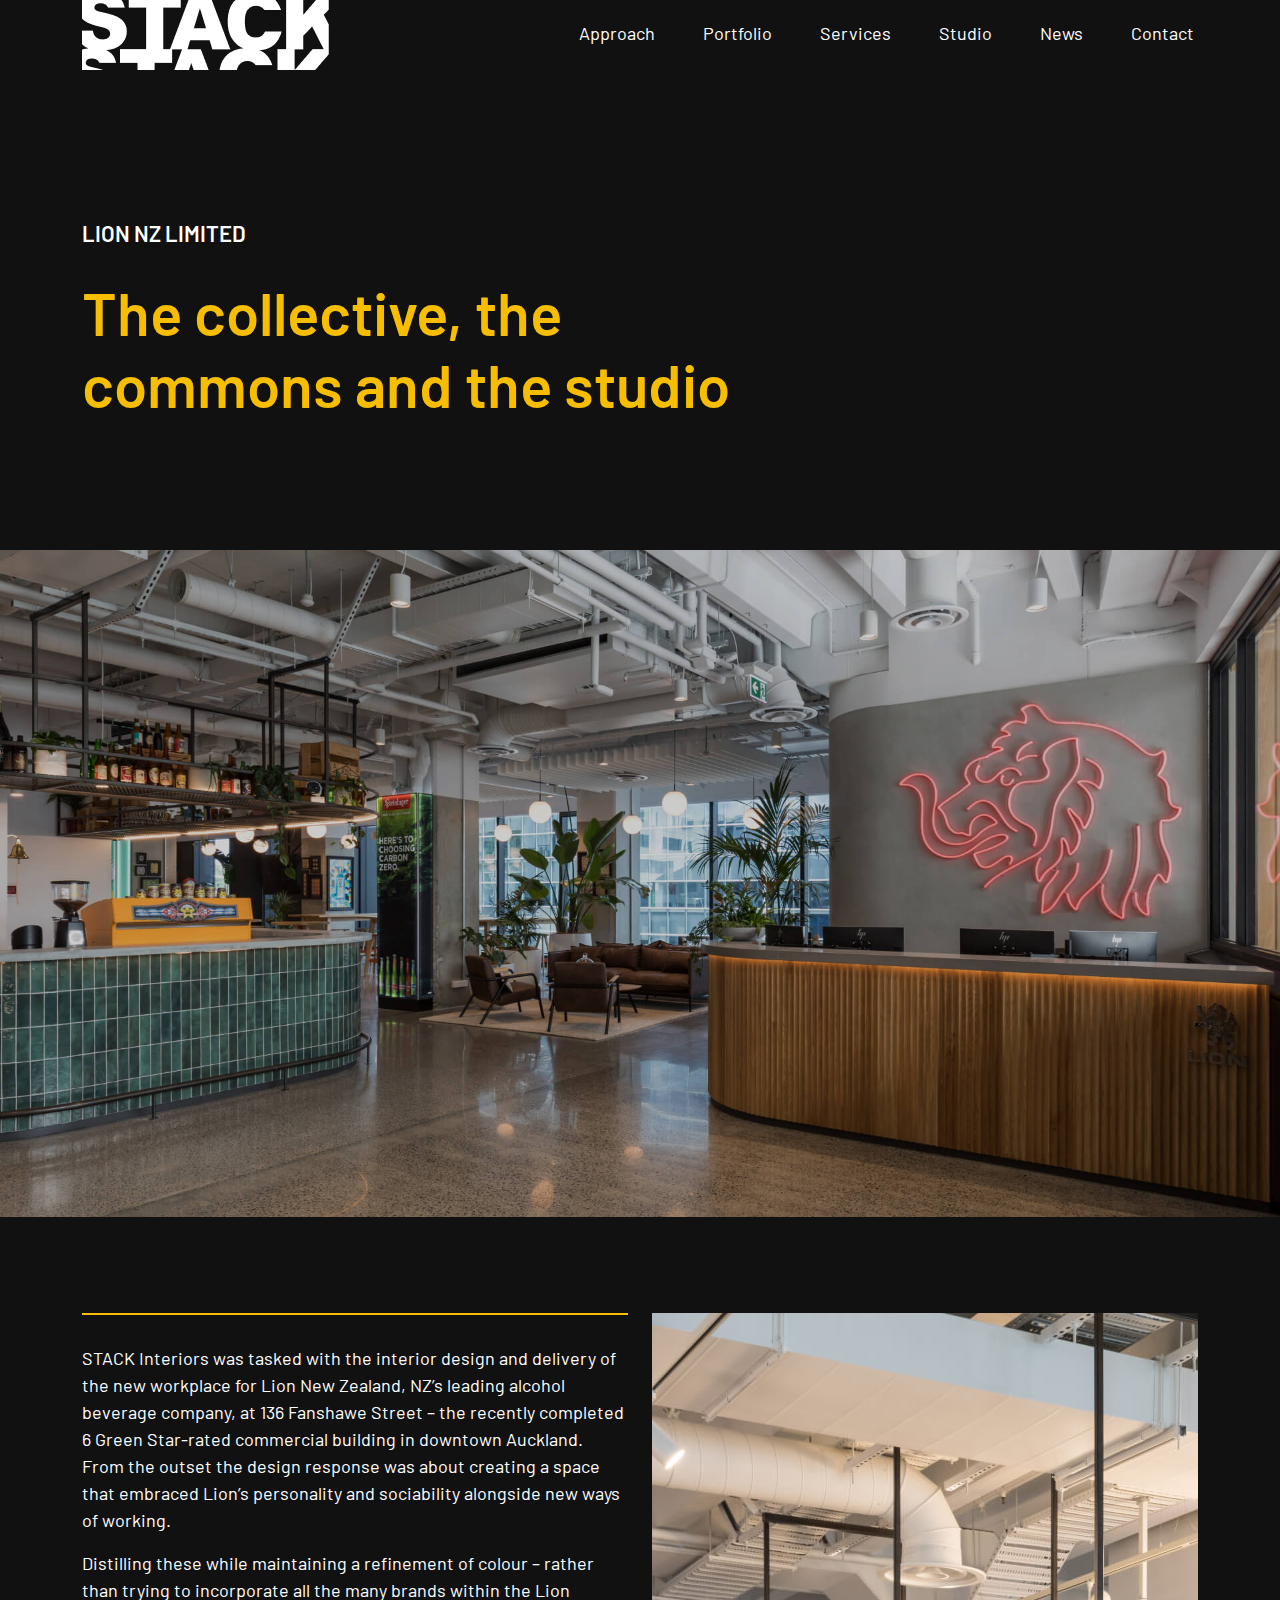
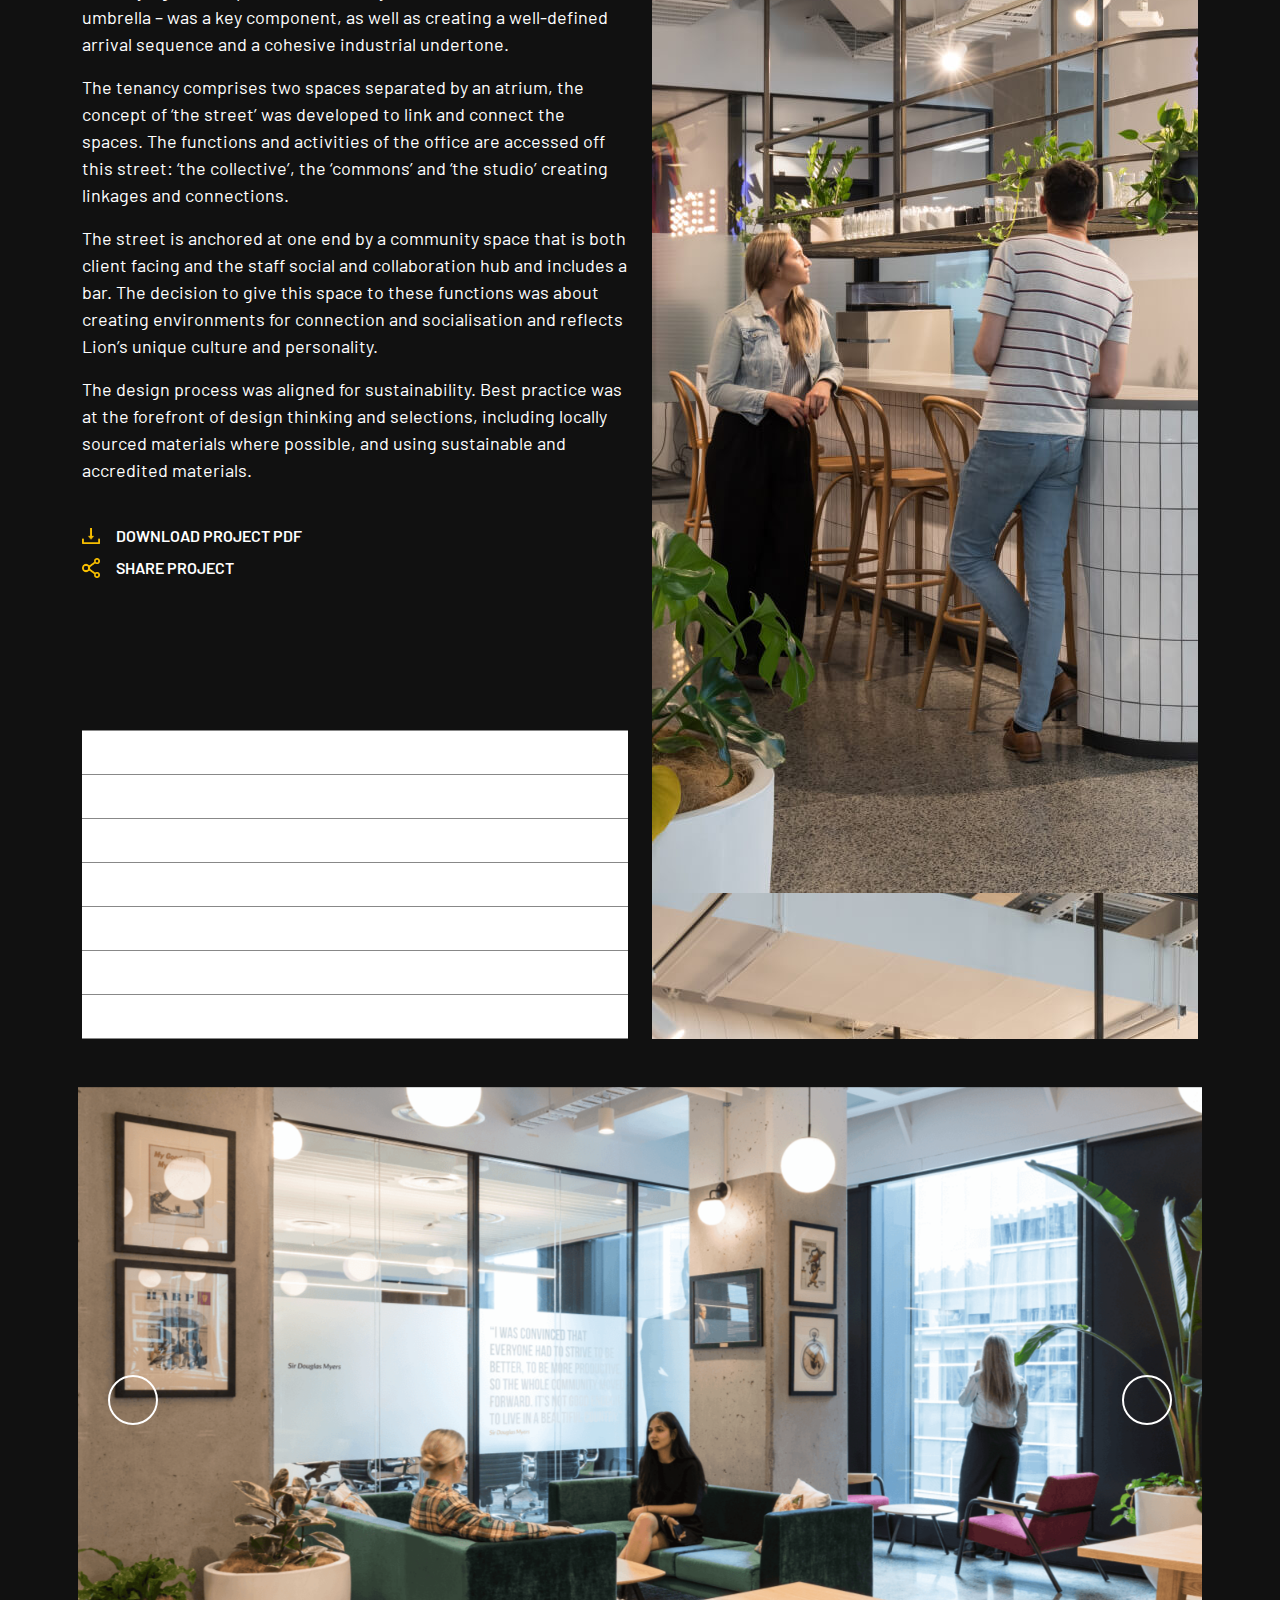
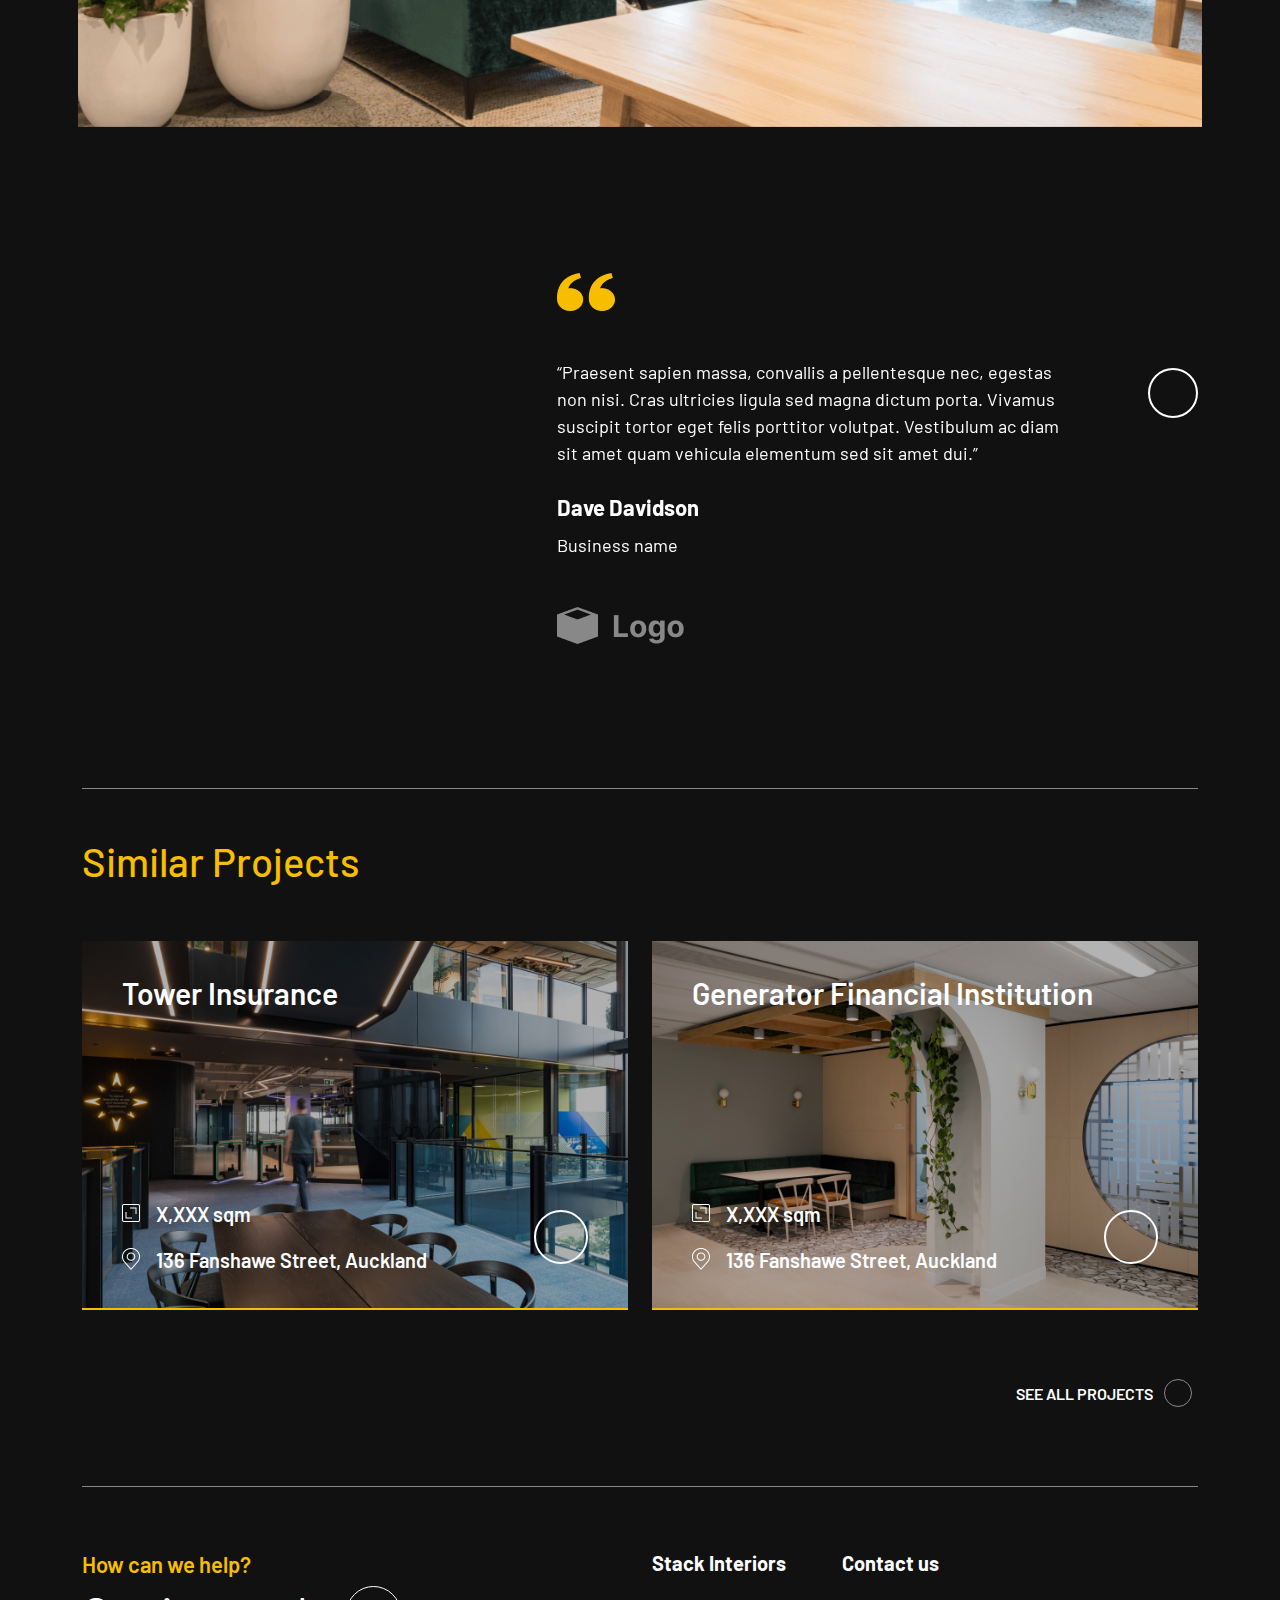
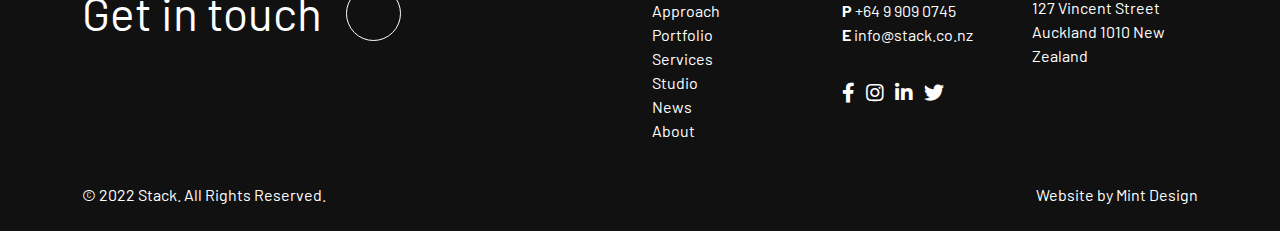
<file: Portfolio-notes.html>
<!DOCTYPE html>
<html lang="en">

<head>
    <!-- Required meta tags -->
    <meta charset="utf-8" />
    <meta name="viewport" content="width=device-width, initial-scale=1" />

    <!-- favicon  -->
    <link rel="icon" href="./images/stack__logo.png">
    <!-- Bootstrap CSS -->
    <link href="https://cdn.jsdelivr.net/npm/bootstrap@5.1.3/dist/css/bootstrap.min.css" rel="stylesheet" />
    <!-- owl carousel css  -->
    <link rel="stylesheet"
        href="https://cdnjs.cloudflare.com/ajax/libs/OwlCarousel2/2.3.4/assets/owl.carousel.min.css" />
    <!-- owl theme css  -->
    <link rel="stylesheet"
        href="https://cdnjs.cloudflare.com/ajax/libs/OwlCarousel2/2.3.4/assets/owl.theme.default.min.css" />
    <!-- font awesome -->
    <link href="https://pro.fontawesome.com/releases/v5.10.0/css/all.css" rel="stylesheet">
    <!-- google font  -->
    <link
        href="https://fonts.googleapis.com/css2?family=Barlow:ital,wght@0,200;0,300;0,400;0,500;0,600;0,700;0,800;0,900;1,300;1,400&display=swap"
        rel="stylesheet">
    <!-- main style  -->
    <link href="./scss/style.css" rel="stylesheet" />

    <title>Stack Internal</title>
</head>

<body>
    <!-- navbar part html start  -->
    <nav class="navbar navbar-expand-lg navbar-light fixed-top inner_navbar">
        <div class="container position-relative">
            <a class="navbar-brand" href="./index.html"><img src="./images/logo70px.png" alt="logo"
                    id="brand__logo"></a>
            <button class="navbar-toggler border-0" type="button" data-bs-toggle="offcanvas"
                data-bs-target="#offcanvasNavbar" aria-controls="offcanvasNavbar">
                <i class="fal fa-bars"></i>
            </button>
            <div class="offcanvas offcanvas-end d-lg-none d-block" tabindex="-1" id="offcanvasNavbar"
                aria-labelledby="offcanvasNavbarLabel">
                <div class="offcanvas-header">
                    <h5 class="offcanvas-title" id="offcanvasNavbarLabel"></h5>
                    <button type="button" class="btn-close text-reset" data-bs-dismiss="offcanvas" aria-label="Close"><i
                            class="fal fa-times text-white"></i></button>
                </div>
                <div class="offcanvas-body position-relative">
                    <ul class="navbar-nav justify-content-end flex-grow-1 pe-3">
                        <li class="nav-item ms-2 ms-lg-0 me-2">
                            <a class="nav-link px-3" href="#">Approach</a>
                        </li>
                        <li class="nav-item mx-2">
                            <a class="nav-link px-3" href="./portfolio.html">Portfolio</a>
                        </li>
                        <li class="nav-item mx-2 dropdown">
                            <a class="nav-link px-3" href="#" id="navbarDropdown" role="button"
                                data-bs-toggle="dropdown" aria-expanded="false">
                                Services
                            </a>
                            <ul class="dropdown-menu" aria-labelledby="navbarDropdown">
                                <li><a class="dropdown-item nav-link" href="#">Strategy</a></li>
                                <li><a class="dropdown-item nav-link" href="#">Design</a></li>
                                <li><a class="dropdown-item nav-link" href="#">Delivery</a></li>
                            </ul>
                        </li>
                        <li class="nav-item mx-2">
                            <a class="nav-link px-3" href="#">Studio</a>
                        </li>
                        <li class="nav-item mx-2">
                            <a class="nav-link px-3" href="#">News</a>
                        </li>
                        <li class="nav-item ms-2">
                            <a class="nav-link px-3" href="#">Contact</a>
                        </li>
                    </ul>
                </div>
            </div>
            <div class="collapse navbar-collapse" id="navbarSupportedContent">
                <ul class="navbar-nav ms-auto mb-2 mb-lg-0 position-absolute">
                    <li class="nav-item ms-2 ms-lg-0 me-2">
                        <a class="nav-link px-3 py-0" href="#">Approach</a>
                    </li>
                    <li class="nav-item mx-2">
                        <a class="nav-link px-3 py-0" href="./portfolio.html">Portfolio</a>
                    </li>
                    <li class="nav-item mx-2 dropdown">
                        <a class="nav-link px-3 py-0" href="#" id="navbarDropdown" role="button"
                            data-bs-toggle="dropdown" aria-expanded="false">
                            Services
                        </a>
                        <ul class="dropdown-menu" aria-labelledby="navbarDropdown">
                            <li><a class="dropdown-item nav-link" href="#">Strategy</a></li>
                            <li><a class="dropdown-item nav-link" href="#">Design</a></li>
                            <li><a class="dropdown-item nav-link" href="#">Delivery</a></li>
                        </ul>
                    </li>
                    <li class="nav-item mx-2">
                        <a class="nav-link px-3 py-0" href="#">Studio</a>
                    </li>
                    <li class="nav-item mx-2">
                        <a class="nav-link px-3 py-0" href="#">News</a>
                    </li>
                    <li class="nav-item ms-2">
                        <a class="nav-link px-3 py-0" href="#">Contact</a>
                    </li>
                </ul>
            </div>
        </div>
    </nav>
    <!-- navbar part html end  -->

    <!-- inner hero part start -->
    <section id="inner__hero">
        <div class="container">
            <div class="row">
                <div class="col-lg-9 col-xl-8 col-xxl-7">
                    <div class="inner__hero-text">
                        <h5 class="text-white text-uppercase">Lion NZ LiMited</h5>
                        <h3 class="">The collective, the commons and the studio</h3>
                    </div>
                </div>
            </div>
        </div>
    </section>
    <!-- inner hero part end -->

    <!-- project banner part end -->

    <div class="project__banner">
        <img src="images/portfolio_preview-banner.jpg" alt="portfolio_preview-banner" class="img-fluid">
    </div>
    <!-- project banner part end -->

    <!-- project details part start -->
    <div class="project__details py-5">
        <div class="container">
            <div class="row pt-lg-5">
                <div class="col-lg-6 order-2 order-lg-1">
                    <div class="project__details-text mt-5 mt-lg-0">
                        <p class="text-white">STACK Interiors was tasked with the interior design and delivery of the
                            new workplace for Lion New Zealand, NZ’s leading alcohol beverage company, at 136 Fanshawe
                            Street – the recently completed 6 Green Star-rated commercial building in downtown Auckland.
                            From the outset the design response was about creating a space that embraced Lion’s
                            personality and sociability alongside new ways of working.</p>
                        <p class="text-white">Distilling these while maintaining a refinement of colour – rather than
                            trying to incorporate all the many brands within the Lion umbrella – was a key component, as
                            well as creating a well-defined arrival sequence and a cohesive industrial undertone.</p>
                        <p class="text-white">The tenancy comprises two spaces separated by an atrium, the concept of
                            ‘the street’ was developed to link and connect the spaces. The functions and activities of
                            the office are accessed off this street: ‘the collective’, the ‘commons’ and ‘the studio’
                            creating linkages and connections.</p>
                        <p class="text-white">The street is anchored at one end by a community space that is both client
                            facing and the staff social and collaboration hub and includes a bar. The decision to give
                            this space to these functions was about creating environments for connection and
                            socialisation and reflects Lion’s unique culture and personality.</p>
                        <p class="text-white">The design process was aligned for sustainability. Best practice was at
                            the forefront of design thinking and selections, including locally sourced materials where
                            possible, and using sustainable and accredited materials.</p>
                        <div class="download__share pt-4">
                            <div class="d-block mb-2">
                                <a class="text-uppercase text-white d-flex align-items-center" href="#"><img width="18"
                                        src="./images/download_icon.png" alt="download_icon" class="img-fluid"> <span
                                        class="ms-3">Download project pdf</span></a>
                            </div>
                            <a class="text-uppercase text-white d-flex align-items-center" href="#"><img width="18"
                                    src="./images/share_icon.png" alt="share_icon" class="img-fluid"> <span
                                    class="ms-3">Share Project</span></a>
                        </div>
                        <table class="table table-borderless mb-0">
                            <tbody>
                                <tr>
                                    <td class="text-white px-0">Client</td>
                                    <td class="text-white">Lion NZ Limited</td>
                                </tr>
                                <tr>
                                    <td class="text-white px-0">Sector</td>
                                    <td class="text-white">Head Office</td>
                                </tr>
                                <tr>
                                    <td class="text-white px-0">Location</td>
                                    <td class="text-white">Auckland, New Zealand</td>
                                </tr>
                                <tr>
                                    <td class="text-white px-0">Service</td>
                                    <td class="text-white">Design</td>
                                </tr>
                                <tr>
                                    <td class="text-white px-0">Status</td>
                                    <td class="text-white">Complete</td>
                                </tr>
                                <tr>
                                    <td class="text-white px-0">Size</td>
                                    <td class="text-white">x,xxx sqm</td>
                                </tr>
                                <tr>
                                    <td class="text-white px-0">Collaborators</td>
                                    <td class="text-white">Collaborators</td>
                                </tr>
                            </tbody>
                        </table>
                    </div>
                </div>
                <div class="col-lg-6 order-1 order-lg-2">
                    <div class="project__details-img mt-4 mt-lg-0"
                        style="background-image: url(./images/project__details.jpg); height: 100%;">
                    </div>
                </div>
            </div>
        </div>
    </div>
    <!-- project details part end -->

    <!-- Portfolio part hmtl start-->
    <section id="portfolio" class="pt-0">
        <div class="container px-0 px-md-2">
            <div class="row">
                <div class="col-lg-12">
                    <div class="owl-carousel loin__slide owl-theme position-relative ps-3 ps-md-0">
                        <a href="#">
                            <div class="item" style="background: url(./images/project__preview.jpg);"></div>
                        </a>
                        <a href="#">
                            <div class="item" style="background: url(./images/project__preview.jpg);"></div>
                        </a>
                        <a href="#">
                            <div class="item" style="background: url(./images/project__preview.jpg);"></div>
                        </a>
                        <a href="#">
                            <div class="item" style="background: url(./images/project__preview.jpg);"></div>
                        </a>
                    </div>
                </div>
            </div>
        </div>
    </section>
    <!--   Portfolio part hmtl end-->

    <!--   testimonial part hmtl start-->
    <section id="testimonial" class="py-5">
        <div class="container">
            <div class="row py-5">
                <div class="col-lg-7 ms-auto">
                    <div class="owl-carousel owl-theme position-relative ">
                        <div class="item">
                            <div class="testimonial__text">
                                <img src="./images/quote.png" alt="quote.png" class="img-fluid">
                                <p class=" text-white mt-5 mb-4">“Praesent sapien massa, convallis a pellentesque nec,
                                    egestas non nisi.
                                    Cras
                                    ultricies ligula sed magna
                                    dictum porta. Vivamus suscipit tortor eget felis porttitor volutpat. Vestibulum ac
                                    diam sit amet quam
                                    vehicula elementum sed sit amet dui.”</p>
                                <div class="name text-white mb-2">Dave Davidson</div>
                                <div class="business__name text-white mb-5">Business name</div>
                                <img src="./images/brand-logo.png" alt="brand-logo.png" class="img-fluid">
                            </div>
                        </div>
                        <div class="item">
                            <div class="testimonial__text">
                                <img src="./images/quote.png" alt="quote.png">
                                <p class=" text-white mt-5 mb-4">“Praesent sapien massa, convallis a pellentesque nec,
                                    egestas non nisi.
                                    Cras
                                    ultricies ligula sed magna
                                    dictum porta. Vivamus suscipit tortor eget felis porttitor volutpat. Vestibulum ac
                                    diam sit amet quam
                                    vehicula elementum sed sit amet dui.”</p>
                                <div class="name text-white mb-2">Dave Davidson</div>
                                <div class="business__name text-white mb-5">Business name</div>
                                <img src="./images/brand-logo.png" alt="brand-logo.png" class="img-fluid">
                            </div>
                        </div>
                        <div class="item">
                            <div class="testimonial__text">
                                <img src="./images/quote.png" alt="quote.png">
                                <p class=" text-white mt-5 mb-4">“Praesent sapien massa, convallis a pellentesque nec,
                                    egestas non nisi.
                                    Cras
                                    ultricies ligula sed magna
                                    dictum porta. Vivamus suscipit tortor eget felis porttitor volutpat. Vestibulum ac
                                    diam sit amet quam
                                    vehicula elementum sed sit amet dui.”</p>
                                <div class="name text-white mb-2">Dave Davidson</div>
                                <div class="business__name text-white mb-5">Business name</div>
                                <img src="./images/brand-logo.png" alt="brand-logo.png" class="img-fluid">
                            </div>
                        </div>
                    </div>
                </div>
            </div>
        </div>
    </section>
    <!--   testimonial part hmtl end-->

    <!--   Similar Projects part hmtl start-->
    <div class="similar__projects pt-5">
        <div class="container">
            <div class="row">
                <div class="col-lg-12">
                    <div class="similar__projects-header py-5 border__top">
                        <h3>Similar Projects</h3>
                    </div>
                </div>
            </div>
            <div class="row  mb-5">
                <div class="col-lg-6">
                    <div class="similar__projects-item position-relative mb-4 mb-lg-0">
                        <img src="./images/project__item2.jpg" alt="project__item2" class="img-fluid">
                        <div class="project__title position-absolute text-white">Tower Insurance</div>
                        <div
                            class="size__location-btn d-flex align-items-center justify-content-between position-absolute">
                            <div class="sqm__location">
                                <div class="square__meter d-flex mb-3">
                                    <div class="sqm__icon"><img width="18" src="./images/sqm__icon.png" alt="sqm__icon"
                                            class="img-fluid"></div>
                                    <span class="text-white ms-3">X,XXX sqm</span>
                                </div>
                                <div class="place__location d-flex">
                                    <div class="location__icon"><img width="18" src="./images/location__icon.png"
                                            alt="location__icon" class="img-fluid"></div>
                                    <span class="text-white ms-3">136 Fanshawe Street, Auckland</span>
                                </div>
                            </div>
                            <div class="project__details-icon">
                                <a class="d-inline-block rounded-circle text-white text-center" href="#"><i
                                        class="fal fa-long-arrow-right"></i></a>
                            </div>
                        </div>
                    </div>
                </div>
                <div class="col-lg-6">
                    <div class="similar__projects-item position-relative">
                        <img src="./images/project__item3.jpg" alt="project__item2" class="img-fluid">
                        <div class="project__title position-absolute text-white">Generator Financial Institution </div>
                        <div
                            class="size__location-btn d-flex align-items-center justify-content-between position-absolute">
                            <div class="sqm__location">
                                <div class="square__meter d-flex mb-3">
                                    <div class="sqm__icon"><img width="18" src="./images/sqm__icon.png" alt="sqm__icon"
                                            class="img-fluid"></div>
                                    <span class="text-white ms-3">X,XXX sqm</span>
                                </div>
                                <div class="place__location d-flex">
                                    <div class="location__icon"><img width="18" src="./images/location__icon.png"
                                            alt="location__icon" class="img-fluid"></div>
                                    <span class="text-white ms-3">136 Fanshawe Street, Auckland</span>
                                </div>
                            </div>
                            <div class="project__details-icon">
                                <a class="d-inline-block rounded-circle text-white text-center" href="#"><i
                                        class="fal fa-long-arrow-right"></i></a>
                            </div>
                        </div>
                    </div>
                </div>
            </div>
            <div class="row">
                <div class="col-lg-12 mb-3">
                    <div class="see__all text-start text-md-end pt-4 pb-3 mb-5 ">
                        <a class="text-uppercase position-relative text-white" href="#">See all projects <i
                                class="fal fa-long-arrow-right text-center position-absolute"></i></a>
                    </div>
                </div>
            </div>
        </div>
    </div>
    <!--   Similar Projects part hmtl end-->


    <!--   footer part hmtl start-->
    <section id="footer">
        <div class="container">
            <div class="row">
                <div class="col-lg-12">
                    <div class="border__top pb-4 pb-md-5"></div>
                </div>
            </div>
            <div class="row py-3">
                <div class="col-lg-4 col-md-12">
                    <div class="footer__logo mb-5 mb-lg-0 pb-3 pb-md-0">
                        <h6>How can we help?</h6>
                        <h3 class="d-flex align-items-center text-white mb-0">
                            <a class="text-white d-flex align-items-center" href="#">Get in
                                touch <i class="fal fa-long-arrow-right ms-4 text-center"></i></a>
                        </h3>
                    </div>
                </div>
                <div class="col-lg-2 col-md-4 col-6 offset-lg-2">
                    <div class="footer__text">
                        <h4 class="text-white mb-4">Stack Interiors</h4>
                        <ul>
                            <li><a class="text-white" href="#">Approach</a></li>
                            <li><a class="text-white" href="#">Portfolio</a></li>
                            <li><a class="text-white" href="#">Services</a></li>
                            <li><a class="text-white" href="#">Studio</a></li>
                            <li><a class="text-white" href="#">News</a></li>
                            <li><a class="text-white" href="#">About</a></li>
                        </ul>
                    </div>
                </div>
                <div class="col-lg-2 col-md-4 col-6">
                    <div class="footer__text">
                        <h4 class="text-white mb-4">Contact us</h4>
                        <ul>
                            <li><strong class="text-white">P</strong> <a class="text-white" href="tel:+649990745">+64 9
                                    909 0745</a>
                            </li>
                            <li><strong class="text-white">E</strong> <a class="text-white"
                                    href="mailto:info@stack.com">
                                    info@stack.co.nz</a></li>
                        </ul>
                        <div class="footer__text d-block d-md-none">
                            <p class="text-white">127 Vincent Street
                                Auckland 1010
                                New Zealand</p>
                        </div>
                        <div class="social__icon">
                            <a class="text-white me-1" href="#"><i class="fab fa-facebook-f"></i></a>
                            <a class="text-white mx-1" href="#"><i class="fab fa-instagram"></i></a>
                            <a class="text-white mx-1" href="#"><i class="fab fa-linkedin-in"></i></a>
                            <a class="text-white ms-1" href="#"><i class="fab fa-twitter"></i></a>
                        </div>
                    </div>

                </div>
                <div class="col-lg-2 col-md-4 col-12 justify-content-center d-none d-md-block">
                    <div class="footer__text">
                        <p class="text-white">127 Vincent Street
                            Auckland 1010
                            New Zealand</p>
                    </div>
                </div>
            </div>
            <div class="row pb-4 pt-5 py-md-4">
                <div class="col-lg-6 col-md-6">
                    <div class="footer__text mb-3 mb-md-0">
                        <small class="text-white">© 2022 Stack. All Rights Reserved.</small>
                    </div>
                </div>
                <div class="col-lg-6 col-md-6">
                    <div class="footer__text text-start text-md-end">
                        <small class="text-white">Website by <a class="text-white" href="https://mintdesign.co.nz/">Mint
                                Design</a></small>
                    </div>
                </div>
            </div>
        </div>
    </section>
    <!--   fooster part hmtl end-->

    <!-- jQuery library  -->
    <script src="https://code.jquery.com/jquery-1.12.4.min.js"></script>
    <!-- owl carousel  -->
    <script src="https://cdnjs.cloudflare.com/ajax/libs/OwlCarousel2/2.3.4/owl.carousel.min.js"></script>
    <!-- Bootstrap Bundle with Popper -->
    <script src="https://cdn.jsdelivr.net/npm/bootstrap@5.1.3/dist/js/bootstrap.bundle.min.js"></script>
    <!-- custom js -->
    <script type="text/javascript" src="js/custom.js"></script>
</body>

</html>
</file>
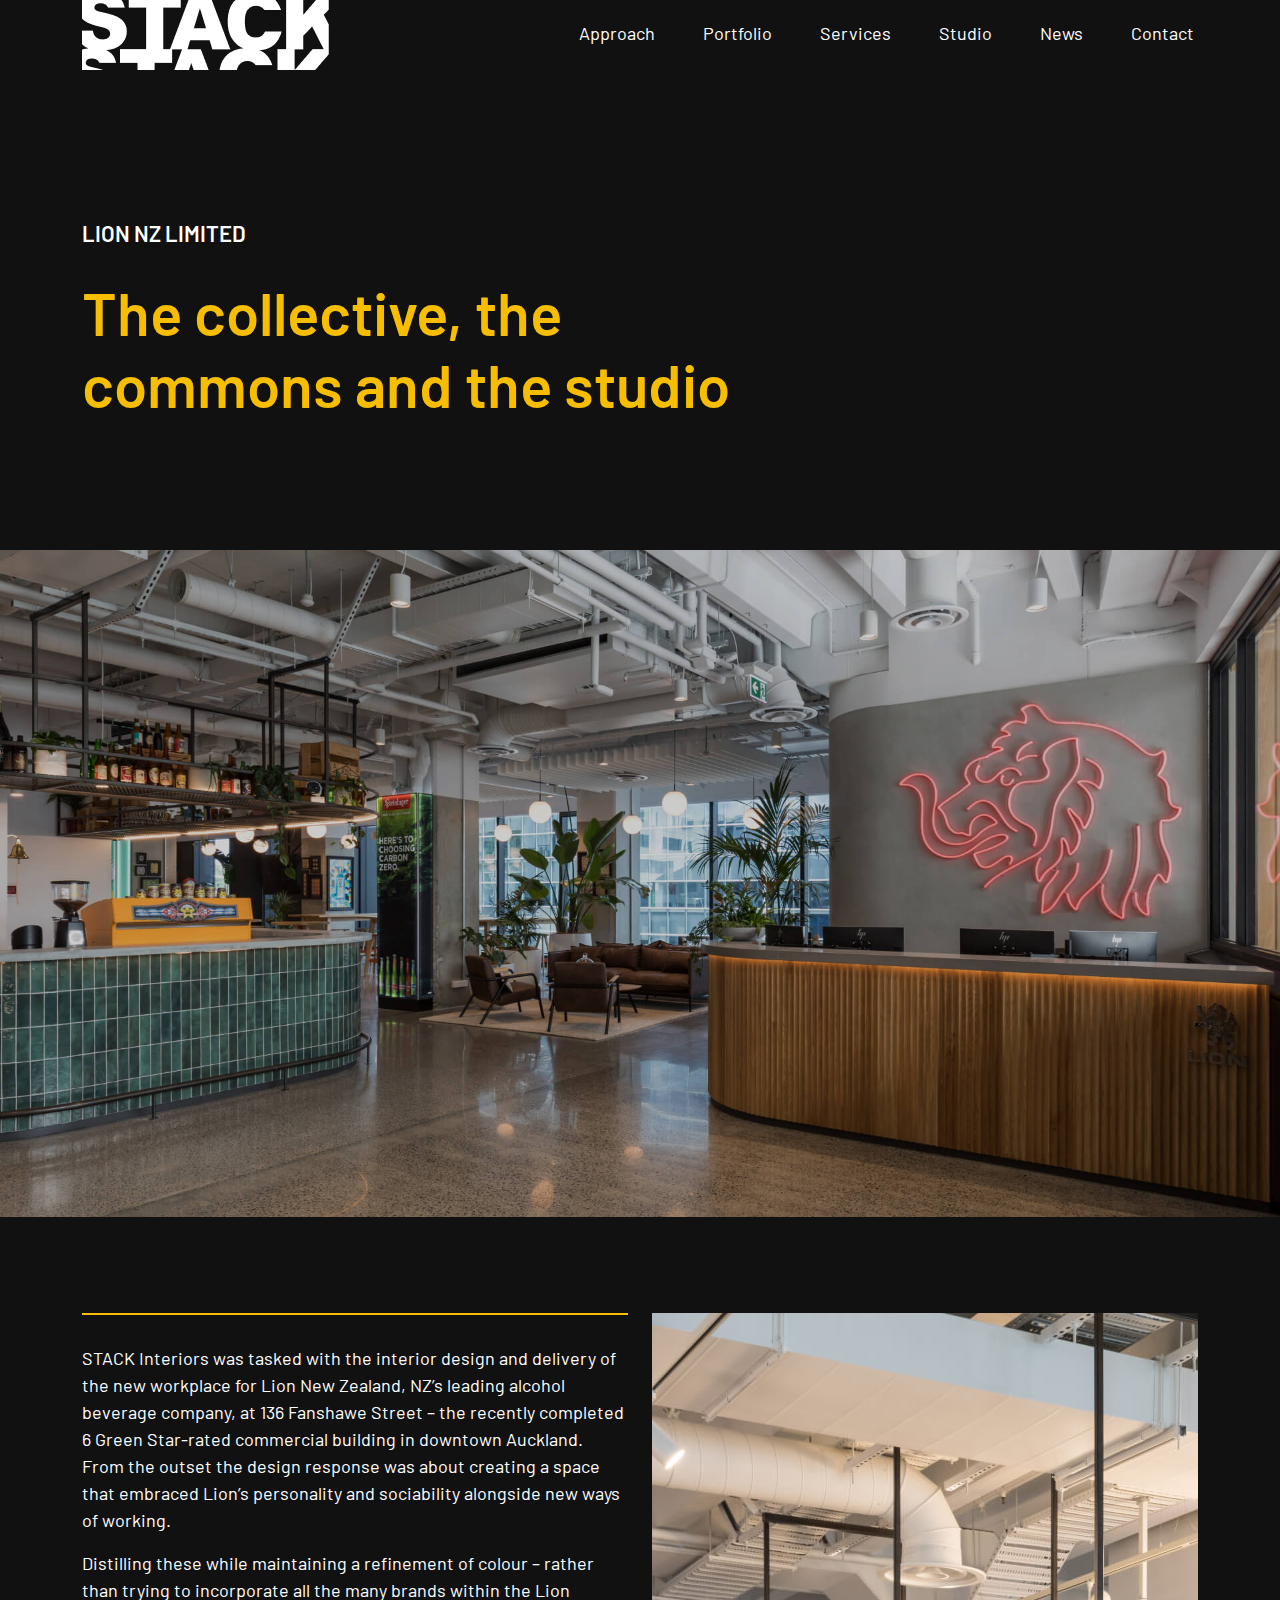
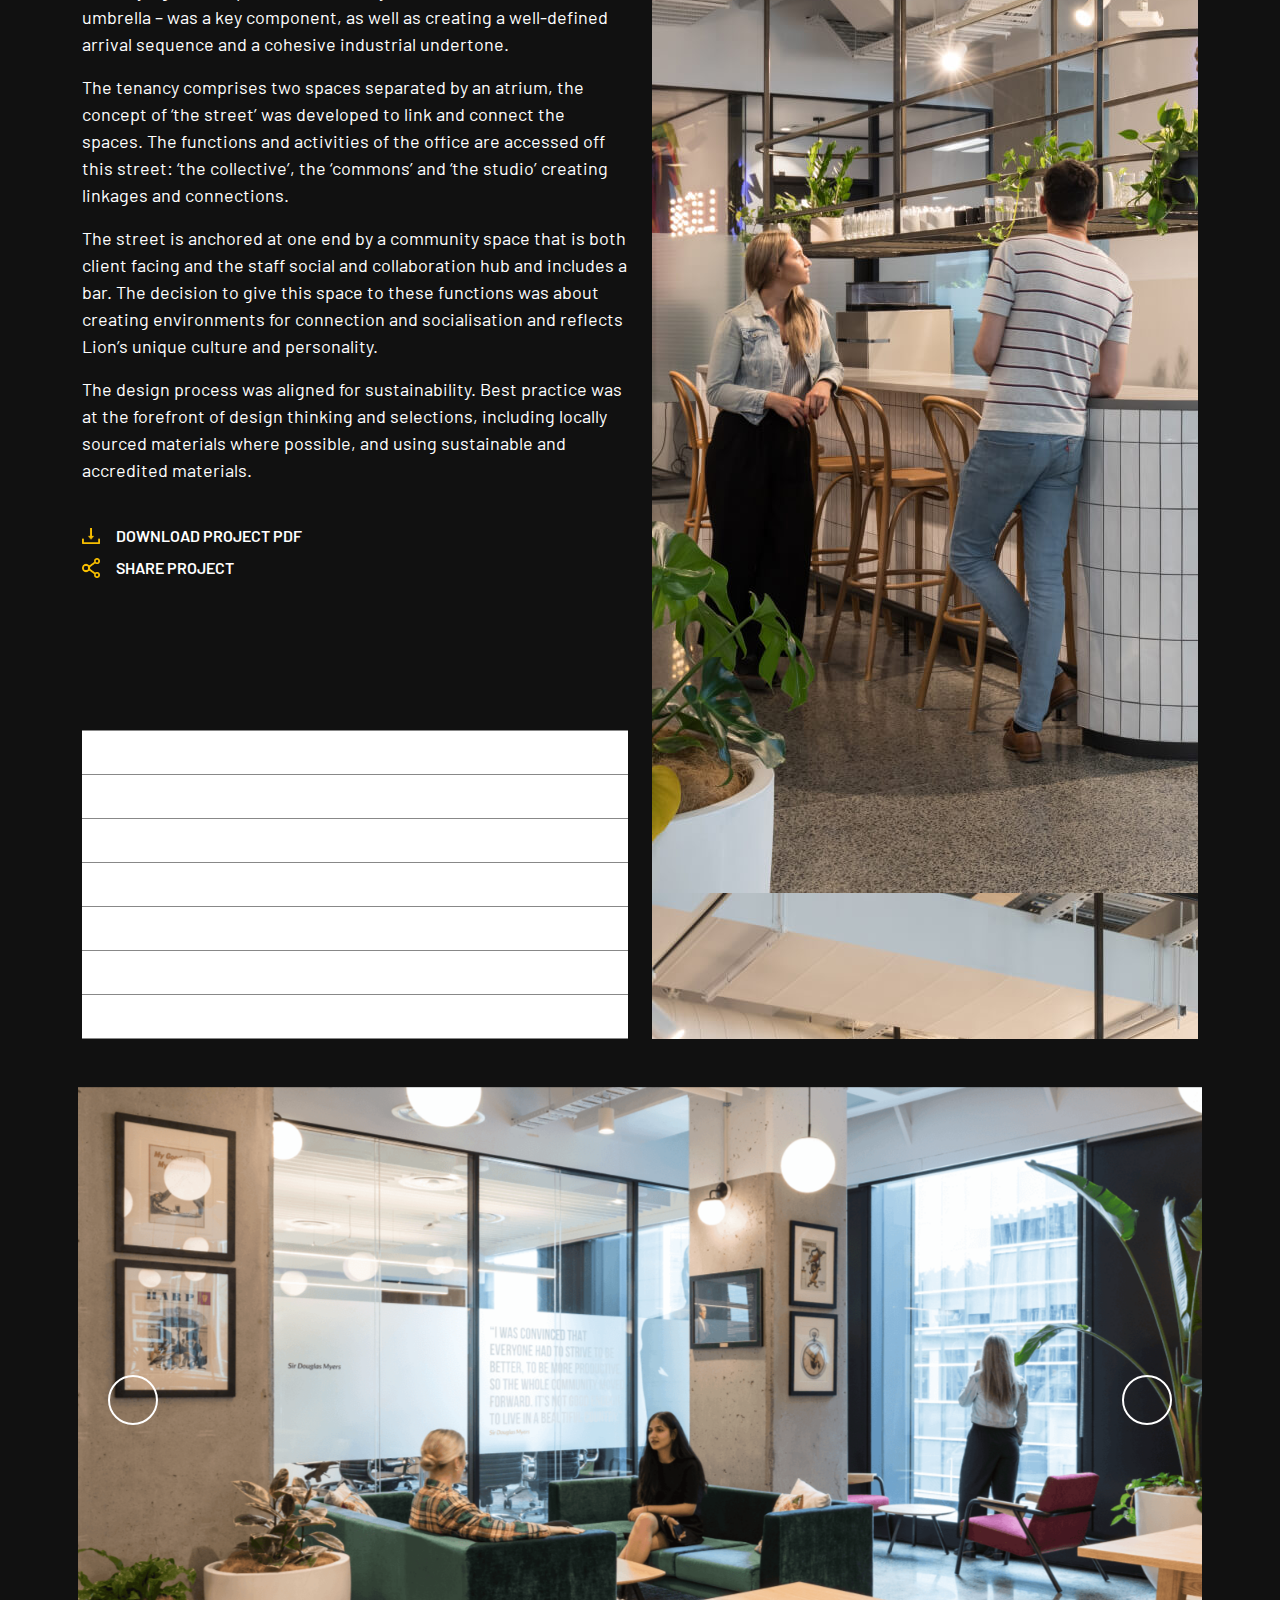
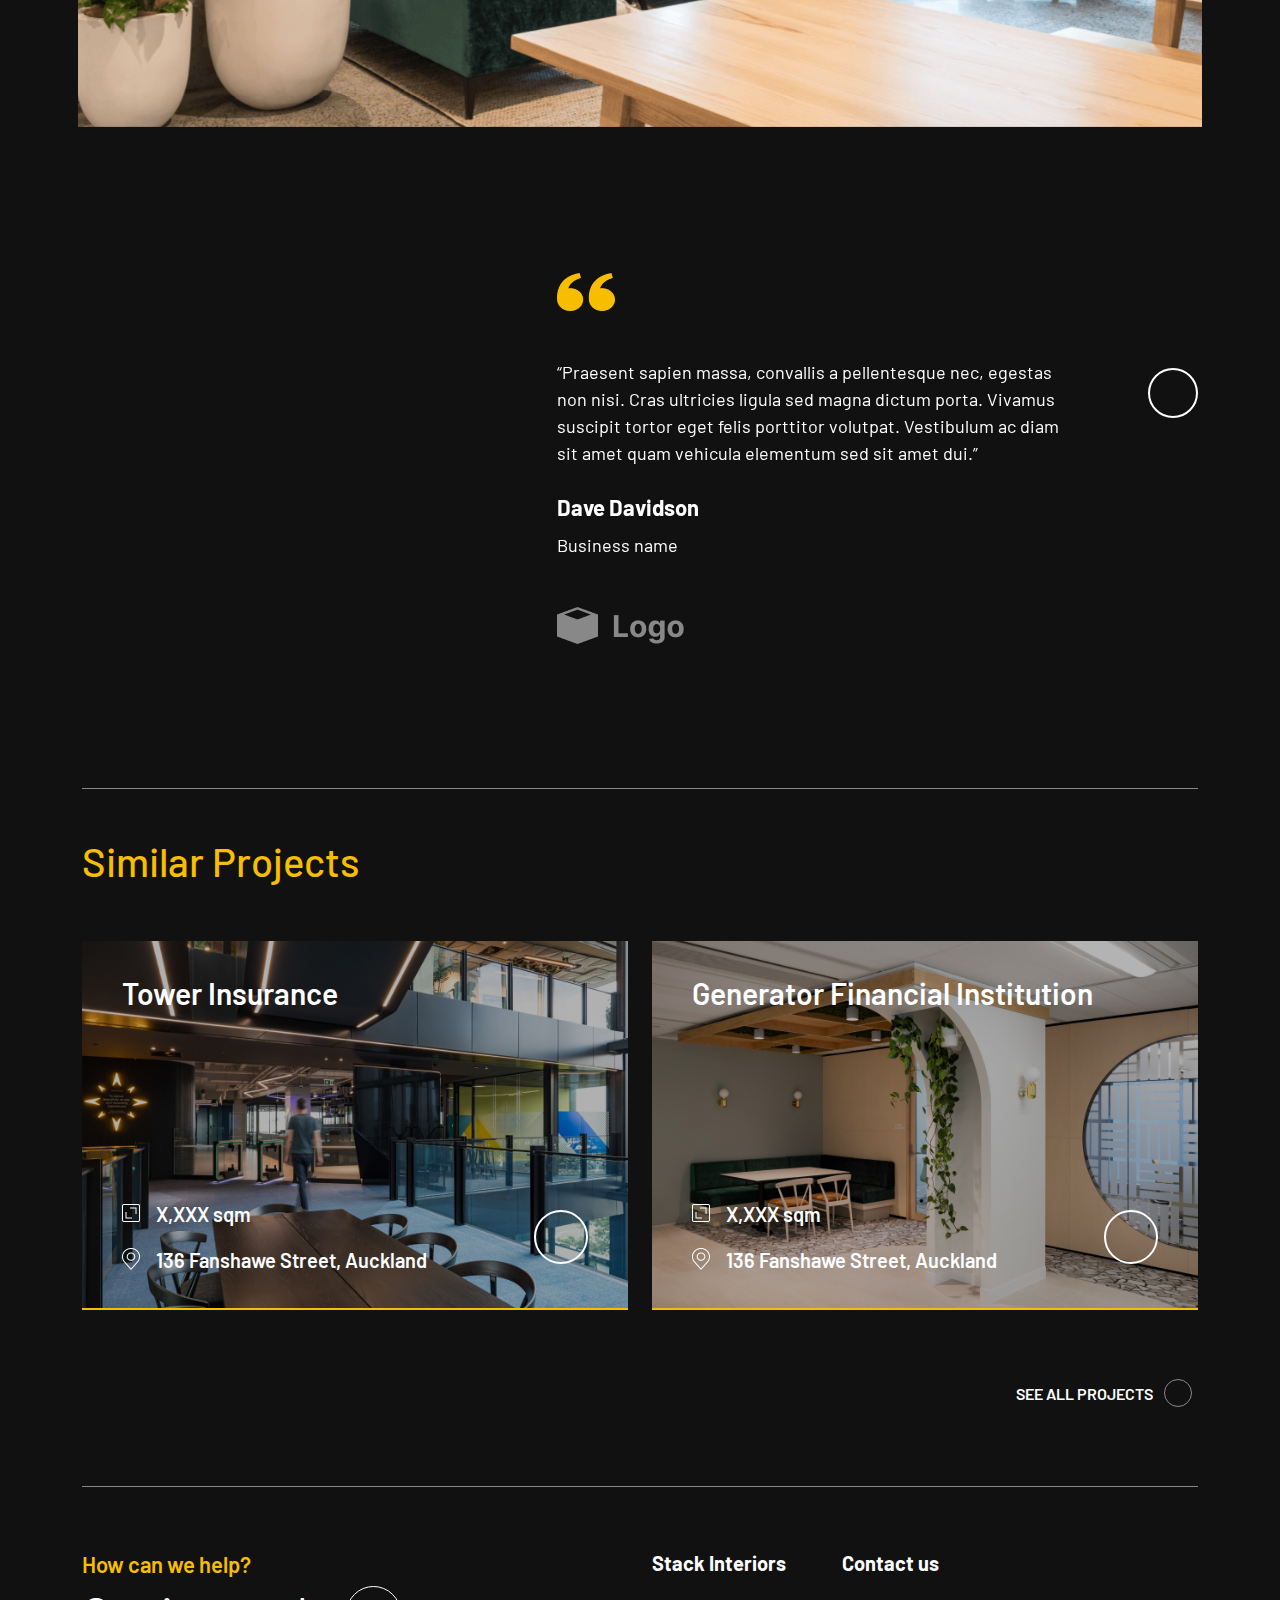
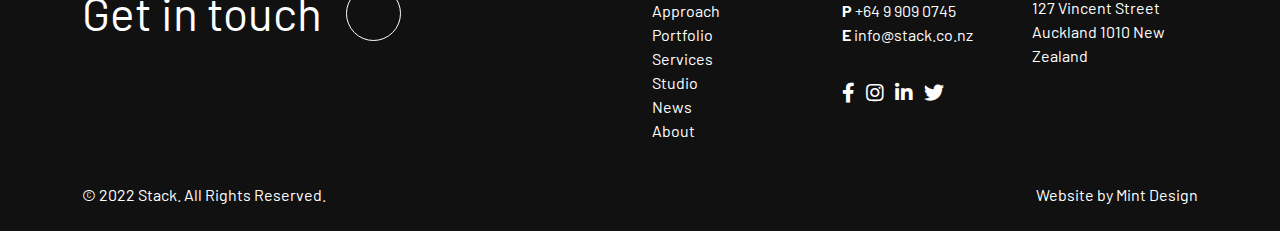
<file: portfolio-notes.html>
<!DOCTYPE html>
<html lang="en">

<head>
    <!-- Required meta tags -->
    <meta charset="utf-8" />
    <meta name="viewport" content="width=device-width, initial-scale=1" />

    <!-- favicon  -->
    <link rel="icon" href="./images/stack__logo.png">
    <!-- Bootstrap CSS -->
    <link href="https://cdn.jsdelivr.net/npm/bootstrap@5.1.3/dist/css/bootstrap.min.css" rel="stylesheet" />
    <!-- owl carousel css  -->
    <link rel="stylesheet"
        href="https://cdnjs.cloudflare.com/ajax/libs/OwlCarousel2/2.3.4/assets/owl.carousel.min.css" />
    <!-- owl theme css  -->
    <link rel="stylesheet"
        href="https://cdnjs.cloudflare.com/ajax/libs/OwlCarousel2/2.3.4/assets/owl.theme.default.min.css" />
    <!-- font awesome -->
    <link href="https://pro.fontawesome.com/releases/v5.10.0/css/all.css" rel="stylesheet">
    <!-- google font  -->
    <link
        href="https://fonts.googleapis.com/css2?family=Barlow:ital,wght@0,200;0,300;0,400;0,500;0,600;0,700;0,800;0,900;1,300;1,400&display=swap"
        rel="stylesheet">
    <!-- main style  -->
    <link href="./scss/style.css" rel="stylesheet" />

    <title>Stack Internal</title>
</head>

<body>
    <!-- navbar part html start  -->
    <nav class="navbar navbar-expand-lg navbar-light fixed-top inner_navbar">
        <div class="container position-relative">
            <a class="navbar-brand" href="./index.html"><img src="./images/logo70px.png" alt="logo"
                    id="brand__logo"></a>
            <button class="navbar-toggler border-0" type="button" data-bs-toggle="offcanvas"
                data-bs-target="#offcanvasNavbar" aria-controls="offcanvasNavbar">
                <i class="fal fa-bars"></i>
            </button>
            <div class="offcanvas offcanvas-end d-lg-none d-block" tabindex="-1" id="offcanvasNavbar"
                aria-labelledby="offcanvasNavbarLabel">
                <div class="offcanvas-header">
                    <h5 class="offcanvas-title" id="offcanvasNavbarLabel"></h5>
                    <button type="button" class="btn-close text-reset" data-bs-dismiss="offcanvas" aria-label="Close"><i
                            class="fal fa-times text-white"></i></button>
                </div>
                <div class="offcanvas-body position-relative">
                    <ul class="navbar-nav justify-content-end flex-grow-1 pe-3">
                        <li class="nav-item ms-2 ms-lg-0 me-2">
                            <a class="nav-link px-3" href="#">Approach</a>
                        </li>
                        <li class="nav-item mx-2">
                            <a class="nav-link px-3" href="./portfolio.html">Portfolio</a>
                        </li>
                        <li class="nav-item mx-2 dropdown">
                            <a class="nav-link px-3" href="#" id="navbarDropdown" role="button"
                                data-bs-toggle="dropdown" aria-expanded="false">
                                Services
                            </a>
                            <ul class="dropdown-menu" aria-labelledby="navbarDropdown">
                                <li><a class="dropdown-item nav-link" href="#">Strategy</a></li>
                                <li><a class="dropdown-item nav-link" href="#">Design</a></li>
                                <li><a class="dropdown-item nav-link" href="#">Delivery</a></li>
                            </ul>
                        </li>
                        <li class="nav-item mx-2">
                            <a class="nav-link px-3" href="#">Studio</a>
                        </li>
                        <li class="nav-item mx-2">
                            <a class="nav-link px-3" href="#">News</a>
                        </li>
                        <li class="nav-item ms-2">
                            <a class="nav-link px-3" href="#">Contact</a>
                        </li>
                    </ul>
                </div>
            </div>
            <div class="collapse navbar-collapse" id="navbarSupportedContent">
                <ul class="navbar-nav ms-auto mb-2 mb-lg-0 position-absolute">
                    <li class="nav-item ms-2 ms-lg-0 me-2">
                        <a class="nav-link px-3 py-0" href="#">Approach</a>
                    </li>
                    <li class="nav-item mx-2">
                        <a class="nav-link px-3 py-0" href="./portfolio.html">Portfolio</a>
                    </li>
                    <li class="nav-item mx-2 dropdown">
                        <a class="nav-link px-3 py-0" href="#" id="navbarDropdown" role="button"
                            data-bs-toggle="dropdown" aria-expanded="false">
                            Services
                        </a>
                        <ul class="dropdown-menu" aria-labelledby="navbarDropdown">
                            <li><a class="dropdown-item nav-link" href="#">Strategy</a></li>
                            <li><a class="dropdown-item nav-link" href="#">Design</a></li>
                            <li><a class="dropdown-item nav-link" href="#">Delivery</a></li>
                        </ul>
                    </li>
                    <li class="nav-item mx-2">
                        <a class="nav-link px-3 py-0" href="#">Studio</a>
                    </li>
                    <li class="nav-item mx-2">
                        <a class="nav-link px-3 py-0" href="#">News</a>
                    </li>
                    <li class="nav-item ms-2">
                        <a class="nav-link px-3 py-0" href="#">Contact</a>
                    </li>
                </ul>
            </div>
        </div>
    </nav>
    <!-- navbar part html end  -->

    <!-- inner hero part start -->
    <section id="inner__hero">
        <div class="container">
            <div class="row">
                <div class="col-lg-9 col-xl-8 col-xxl-7">
                    <div class="inner__hero-text">
                        <h5 class="text-white text-uppercase">Lion NZ LiMited</h5>
                        <h3 class="">The collective, the commons and the studio</h3>
                    </div>
                </div>
            </div>
        </div>
    </section>
    <!-- inner hero part end -->

    <!-- project banner part end -->

    <div class="project__banner">
        <img src="images/portfolio_preview-banner.jpg" alt="portfolio_preview-banner" class="img-fluid">
    </div>
    <!-- project banner part end -->

    <!-- project details part start -->
    <div class="project__details py-5">
        <div class="container">
            <div class="row pt-lg-5">
                <div class="col-lg-6 order-2 order-lg-1">
                    <div class="project__details-text mt-5 mt-lg-0">
                        <p class="text-white">STACK Interiors was tasked with the interior design and delivery of the
                            new workplace for Lion New Zealand, NZ’s leading alcohol beverage company, at 136 Fanshawe
                            Street – the recently completed 6 Green Star-rated commercial building in downtown Auckland.
                            From the outset the design response was about creating a space that embraced Lion’s
                            personality and sociability alongside new ways of working.</p>
                        <p class="text-white">Distilling these while maintaining a refinement of colour – rather than
                            trying to incorporate all the many brands within the Lion umbrella – was a key component, as
                            well as creating a well-defined arrival sequence and a cohesive industrial undertone.</p>
                        <p class="text-white">The tenancy comprises two spaces separated by an atrium, the concept of
                            ‘the street’ was developed to link and connect the spaces. The functions and activities of
                            the office are accessed off this street: ‘the collective’, the ‘commons’ and ‘the studio’
                            creating linkages and connections.</p>
                        <p class="text-white">The street is anchored at one end by a community space that is both client
                            facing and the staff social and collaboration hub and includes a bar. The decision to give
                            this space to these functions was about creating environments for connection and
                            socialisation and reflects Lion’s unique culture and personality.</p>
                        <p class="text-white">The design process was aligned for sustainability. Best practice was at
                            the forefront of design thinking and selections, including locally sourced materials where
                            possible, and using sustainable and accredited materials.</p>
                        <div class="download__share pt-4">
                            <div class="d-block mb-2">
                                <a class="text-uppercase text-white d-flex align-items-center" href="#"><img width="18"
                                        src="./images/download_icon.png" alt="download_icon" class="img-fluid"> <span
                                        class="ms-3">Download project pdf</span></a>
                            </div>
                            <a class="text-uppercase text-white d-flex align-items-center" href="#"><img width="18"
                                    src="./images/share_icon.png" alt="share_icon" class="img-fluid"> <span
                                    class="ms-3">Share Project</span></a>
                        </div>
                        <table class="table table-borderless mb-0">
                            <tbody>
                                <tr>
                                    <td class="text-white px-0">Client</td>
                                    <td class="text-white">Lion NZ Limited</td>
                                </tr>
                                <tr>
                                    <td class="text-white px-0">Sector</td>
                                    <td class="text-white">Head Office</td>
                                </tr>
                                <tr>
                                    <td class="text-white px-0">Location</td>
                                    <td class="text-white">Auckland, New Zealand</td>
                                </tr>
                                <tr>
                                    <td class="text-white px-0">Service</td>
                                    <td class="text-white">Design</td>
                                </tr>
                                <tr>
                                    <td class="text-white px-0">Status</td>
                                    <td class="text-white">Complete</td>
                                </tr>
                                <tr>
                                    <td class="text-white px-0">Size</td>
                                    <td class="text-white">x,xxx sqm</td>
                                </tr>
                                <tr>
                                    <td class="text-white px-0">Collaborators</td>
                                    <td class="text-white">Collaborators</td>
                                </tr>
                            </tbody>
                        </table>
                    </div>
                </div>
                <div class="col-lg-6 order-1 order-lg-2">
                    <div class="project__details-img mt-4 mt-lg-0"
                        style="background-image: url(./images/project__details.jpg); height: 100%;">
                    </div>
                </div>
            </div>
        </div>
    </div>
    <!-- project details part end -->

    <!-- Portfolio part hmtl start-->
    <section id="portfolio" class="pt-0">
        <div class="container px-0 px-md-2">
            <div class="row">
                <div class="col-lg-12">
                    <div class="owl-carousel loin__slide owl-theme position-relative ps-3 ps-md-0">
                        <a href="#">
                            <div class="item" style="background: url(./images/project__preview.jpg);"></div>
                        </a>
                        <a href="#">
                            <div class="item" style="background: url(./images/project__preview.jpg);"></div>
                        </a>
                        <a href="#">
                            <div class="item" style="background: url(./images/project__preview.jpg);"></div>
                        </a>
                        <a href="#">
                            <div class="item" style="background: url(./images/project__preview.jpg);"></div>
                        </a>
                    </div>
                </div>
            </div>
        </div>
    </section>
    <!--   Portfolio part hmtl end-->

    <!--   testimonial part hmtl start-->
    <section id="testimonial" class="py-5">
        <div class="container">
            <div class="row py-5">
                <div class="col-lg-7 ms-auto">
                    <div class="owl-carousel owl-theme position-relative ">
                        <div class="item">
                            <div class="testimonial__text">
                                <img src="./images/quote.png" alt="quote.png" class="img-fluid">
                                <p class=" text-white mt-5 mb-4">“Praesent sapien massa, convallis a pellentesque nec,
                                    egestas non nisi.
                                    Cras
                                    ultricies ligula sed magna
                                    dictum porta. Vivamus suscipit tortor eget felis porttitor volutpat. Vestibulum ac
                                    diam sit amet quam
                                    vehicula elementum sed sit amet dui.”</p>
                                <div class="name text-white mb-2">Dave Davidson</div>
                                <div class="business__name text-white mb-5">Business name</div>
                                <img src="./images/brand-logo.png" alt="brand-logo.png" class="img-fluid">
                            </div>
                        </div>
                        <div class="item">
                            <div class="testimonial__text">
                                <img src="./images/quote.png" alt="quote.png">
                                <p class=" text-white mt-5 mb-4">“Praesent sapien massa, convallis a pellentesque nec,
                                    egestas non nisi.
                                    Cras
                                    ultricies ligula sed magna
                                    dictum porta. Vivamus suscipit tortor eget felis porttitor volutpat. Vestibulum ac
                                    diam sit amet quam
                                    vehicula elementum sed sit amet dui.”</p>
                                <div class="name text-white mb-2">Dave Davidson</div>
                                <div class="business__name text-white mb-5">Business name</div>
                                <img src="./images/brand-logo.png" alt="brand-logo.png" class="img-fluid">
                            </div>
                        </div>
                        <div class="item">
                            <div class="testimonial__text">
                                <img src="./images/quote.png" alt="quote.png">
                                <p class=" text-white mt-5 mb-4">“Praesent sapien massa, convallis a pellentesque nec,
                                    egestas non nisi.
                                    Cras
                                    ultricies ligula sed magna
                                    dictum porta. Vivamus suscipit tortor eget felis porttitor volutpat. Vestibulum ac
                                    diam sit amet quam
                                    vehicula elementum sed sit amet dui.”</p>
                                <div class="name text-white mb-2">Dave Davidson</div>
                                <div class="business__name text-white mb-5">Business name</div>
                                <img src="./images/brand-logo.png" alt="brand-logo.png" class="img-fluid">
                            </div>
                        </div>
                    </div>
                </div>
            </div>
        </div>
    </section>
    <!--   testimonial part hmtl end-->

    <!--   Similar Projects part hmtl start-->
    <div class="similar__projects pt-5">
        <div class="container">
            <div class="row">
                <div class="col-lg-12">
                    <div class="similar__projects-header py-5 border__top">
                        <h3>Similar Projects</h3>
                    </div>
                </div>
            </div>
            <div class="row  mb-5">
                <div class="col-lg-6">
                    <div class="similar__projects-item position-relative mb-4 mb-lg-0">
                        <img src="./images/project__item2.jpg" alt="project__item2" class="img-fluid">
                        <div class="project__title position-absolute text-white">Tower Insurance</div>
                        <div
                            class="size__location-btn d-flex align-items-center justify-content-between position-absolute">
                            <div class="sqm__location">
                                <div class="square__meter d-flex mb-3">
                                    <div class="sqm__icon"><img width="18" src="./images/sqm__icon.png" alt="sqm__icon"
                                            class="img-fluid"></div>
                                    <span class="text-white ms-3">X,XXX sqm</span>
                                </div>
                                <div class="place__location d-flex">
                                    <div class="location__icon"><img width="18" src="./images/location__icon.png"
                                            alt="location__icon" class="img-fluid"></div>
                                    <span class="text-white ms-3">136 Fanshawe Street, Auckland</span>
                                </div>
                            </div>
                            <div class="project__details-icon">
                                <a class="d-inline-block rounded-circle text-white text-center" href="#"><i
                                        class="fal fa-long-arrow-right"></i></a>
                            </div>
                        </div>
                    </div>
                </div>
                <div class="col-lg-6">
                    <div class="similar__projects-item position-relative">
                        <img src="./images/project__item3.jpg" alt="project__item2" class="img-fluid">
                        <div class="project__title position-absolute text-white">Generator Financial Institution </div>
                        <div
                            class="size__location-btn d-flex align-items-center justify-content-between position-absolute">
                            <div class="sqm__location">
                                <div class="square__meter d-flex mb-3">
                                    <div class="sqm__icon"><img width="18" src="./images/sqm__icon.png" alt="sqm__icon"
                                            class="img-fluid"></div>
                                    <span class="text-white ms-3">X,XXX sqm</span>
                                </div>
                                <div class="place__location d-flex">
                                    <div class="location__icon"><img width="18" src="./images/location__icon.png"
                                            alt="location__icon" class="img-fluid"></div>
                                    <span class="text-white ms-3">136 Fanshawe Street, Auckland</span>
                                </div>
                            </div>
                            <div class="project__details-icon">
                                <a class="d-inline-block rounded-circle text-white text-center" href="#"><i
                                        class="fal fa-long-arrow-right"></i></a>
                            </div>
                        </div>
                    </div>
                </div>
            </div>
            <div class="row">
                <div class="col-lg-12 mb-3">
                    <div class="see__all text-start text-md-end pt-4 pb-3 mb-5 ">
                        <a class="text-uppercase position-relative text-white" href="#">See all projects <i
                                class="fal fa-long-arrow-right text-center position-absolute"></i></a>
                    </div>
                </div>
            </div>
        </div>
    </div>
    <!--   Similar Projects part hmtl end-->


    <!--   footer part hmtl start-->
    <section id="footer">
        <div class="container">
            <div class="row">
                <div class="col-lg-12">
                    <div class="border__top pb-4 pb-md-5"></div>
                </div>
            </div>
            <div class="row py-3">
                <div class="col-lg-4 col-md-12">
                    <div class="footer__logo mb-5 mb-lg-0 pb-3 pb-md-0">
                        <h6>How can we help?</h6>
                        <h3 class="d-flex align-items-center text-white mb-0">
                            <a class="text-white d-flex align-items-center" href="#">Get in
                                touch <i class="fal fa-long-arrow-right ms-4 text-center"></i></a>
                        </h3>
                    </div>
                </div>
                <div class="col-lg-2 col-md-4 col-6 offset-lg-2">
                    <div class="footer__text">
                        <h4 class="text-white mb-4">Stack Interiors</h4>
                        <ul>
                            <li><a class="text-white" href="#">Approach</a></li>
                            <li><a class="text-white" href="#">Portfolio</a></li>
                            <li><a class="text-white" href="#">Services</a></li>
                            <li><a class="text-white" href="#">Studio</a></li>
                            <li><a class="text-white" href="#">News</a></li>
                            <li><a class="text-white" href="#">About</a></li>
                        </ul>
                    </div>
                </div>
                <div class="col-lg-2 col-md-4 col-6">
                    <div class="footer__text">
                        <h4 class="text-white mb-4">Contact us</h4>
                        <ul>
                            <li><strong class="text-white">P</strong> <a class="text-white" href="tel:+649990745">+64 9
                                    909 0745</a>
                            </li>
                            <li><strong class="text-white">E</strong> <a class="text-white"
                                    href="mailto:info@stack.com">
                                    info@stack.co.nz</a></li>
                        </ul>
                        <div class="footer__text d-block d-md-none">
                            <p class="text-white">127 Vincent Street
                                Auckland 1010
                                New Zealand</p>
                        </div>
                        <div class="social__icon">
                            <a class="text-white me-1" href="#"><i class="fab fa-facebook-f"></i></a>
                            <a class="text-white mx-1" href="#"><i class="fab fa-instagram"></i></a>
                            <a class="text-white mx-1" href="#"><i class="fab fa-linkedin-in"></i></a>
                            <a class="text-white ms-1" href="#"><i class="fab fa-twitter"></i></a>
                        </div>
                    </div>

                </div>
                <div class="col-lg-2 col-md-4 col-12 justify-content-center d-none d-md-block">
                    <div class="footer__text">
                        <p class="text-white">127 Vincent Street
                            Auckland 1010
                            New Zealand</p>
                    </div>
                </div>
            </div>
            <div class="row pb-4 pt-5 py-md-4">
                <div class="col-lg-6 col-md-6">
                    <div class="footer__text mb-3 mb-md-0">
                        <small class="text-white">© 2022 Stack. All Rights Reserved.</small>
                    </div>
                </div>
                <div class="col-lg-6 col-md-6">
                    <div class="footer__text text-start text-md-end">
                        <small class="text-white">Website by <a class="text-white" href="https://mintdesign.co.nz/">Mint
                                Design</a></small>
                    </div>
                </div>
            </div>
        </div>
    </section>
    <!--   fooster part hmtl end-->

    <!-- jQuery library  -->
    <script src="https://code.jquery.com/jquery-1.12.4.min.js"></script>
    <!-- owl carousel  -->
    <script src="https://cdnjs.cloudflare.com/ajax/libs/OwlCarousel2/2.3.4/owl.carousel.min.js"></script>
    <!-- Bootstrap Bundle with Popper -->
    <script src="https://cdn.jsdelivr.net/npm/bootstrap@5.1.3/dist/js/bootstrap.bundle.min.js"></script>
    <!-- custom js -->
    <script type="text/javascript" src="js/custom.js"></script>
</body>

</html>
</file>
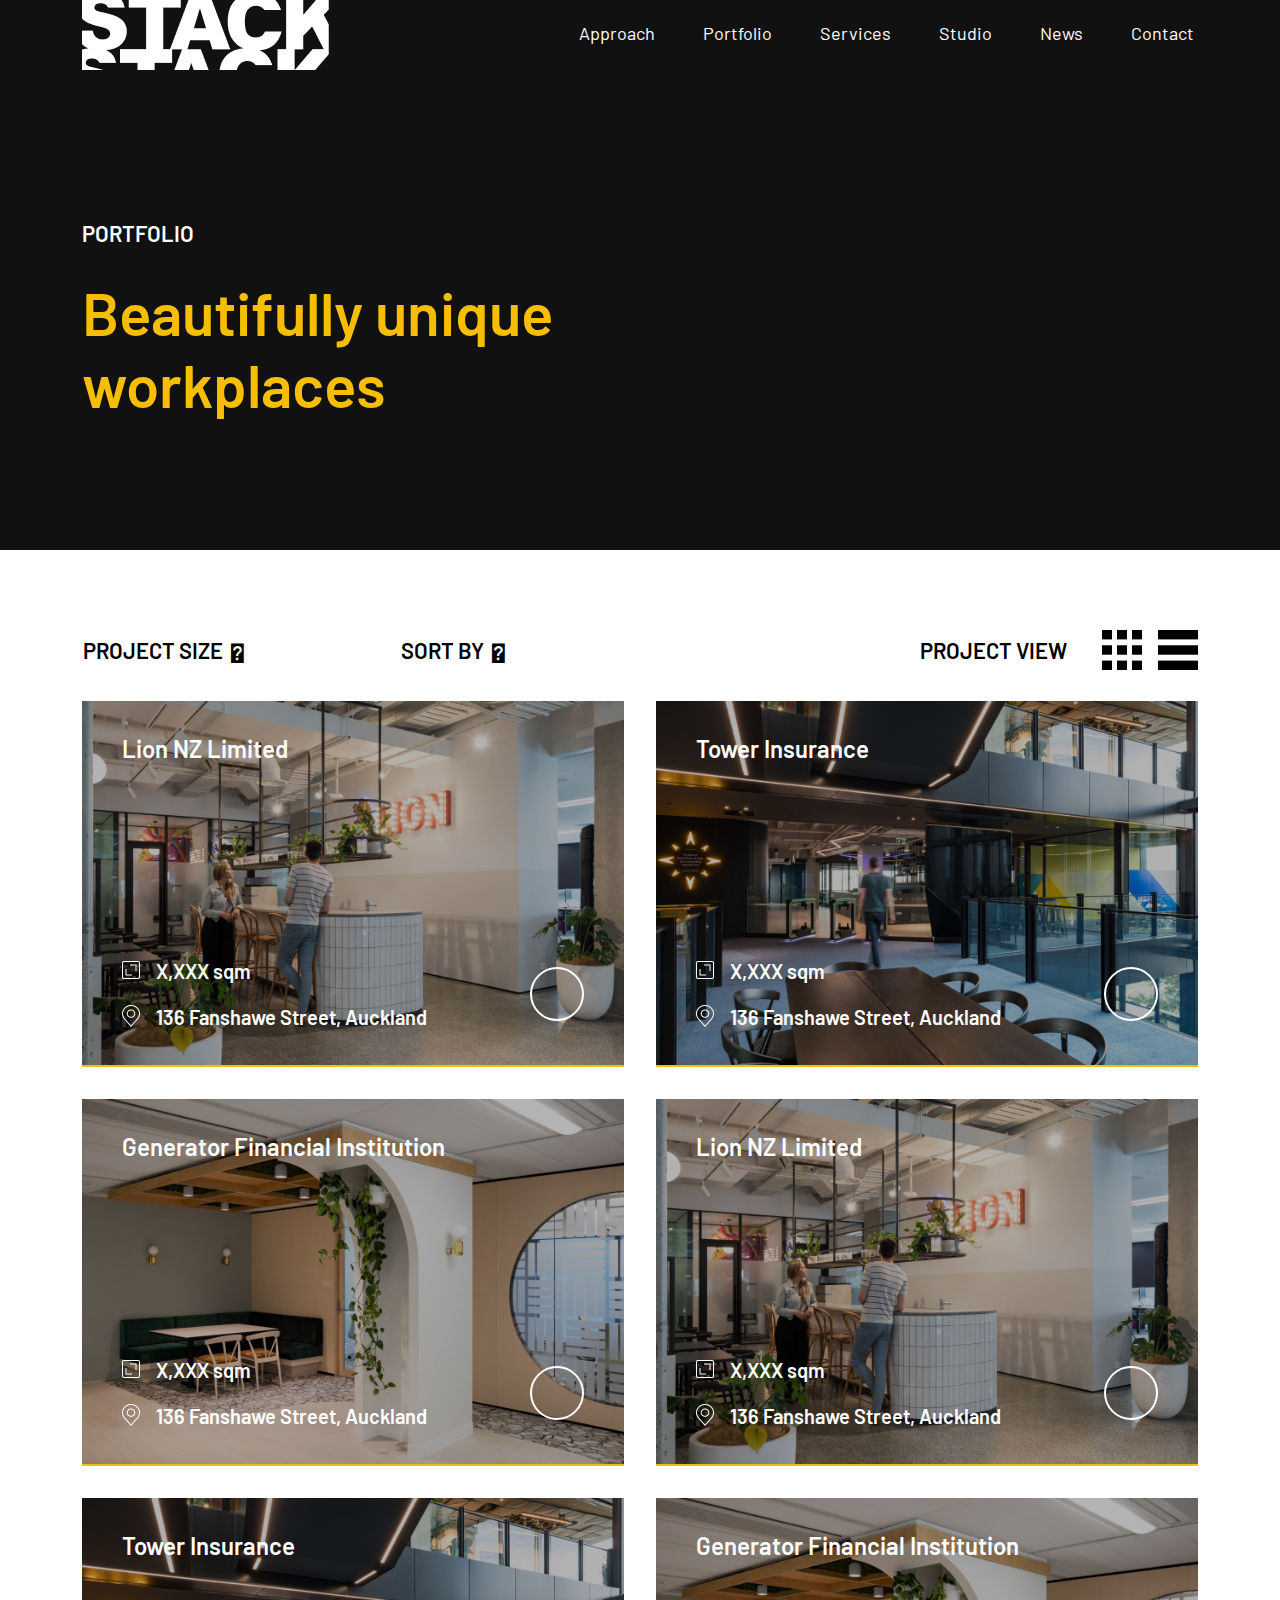
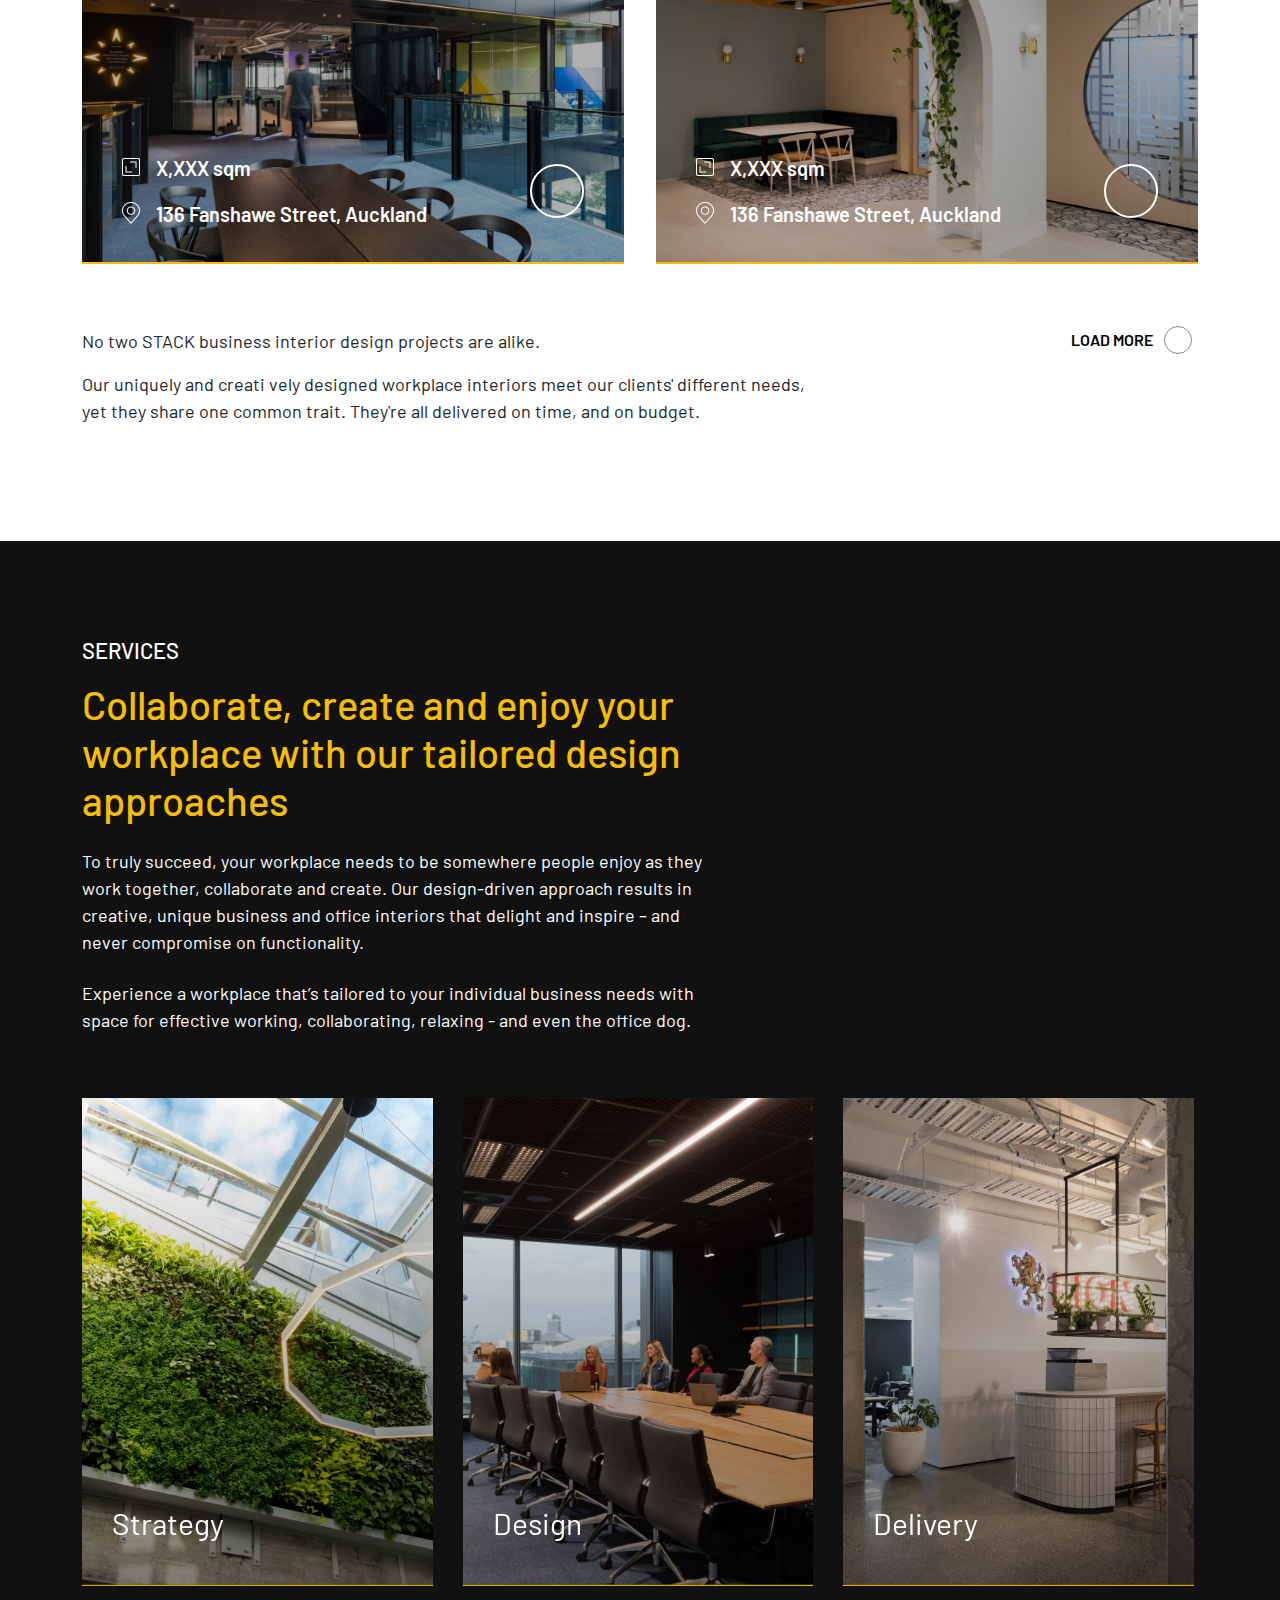
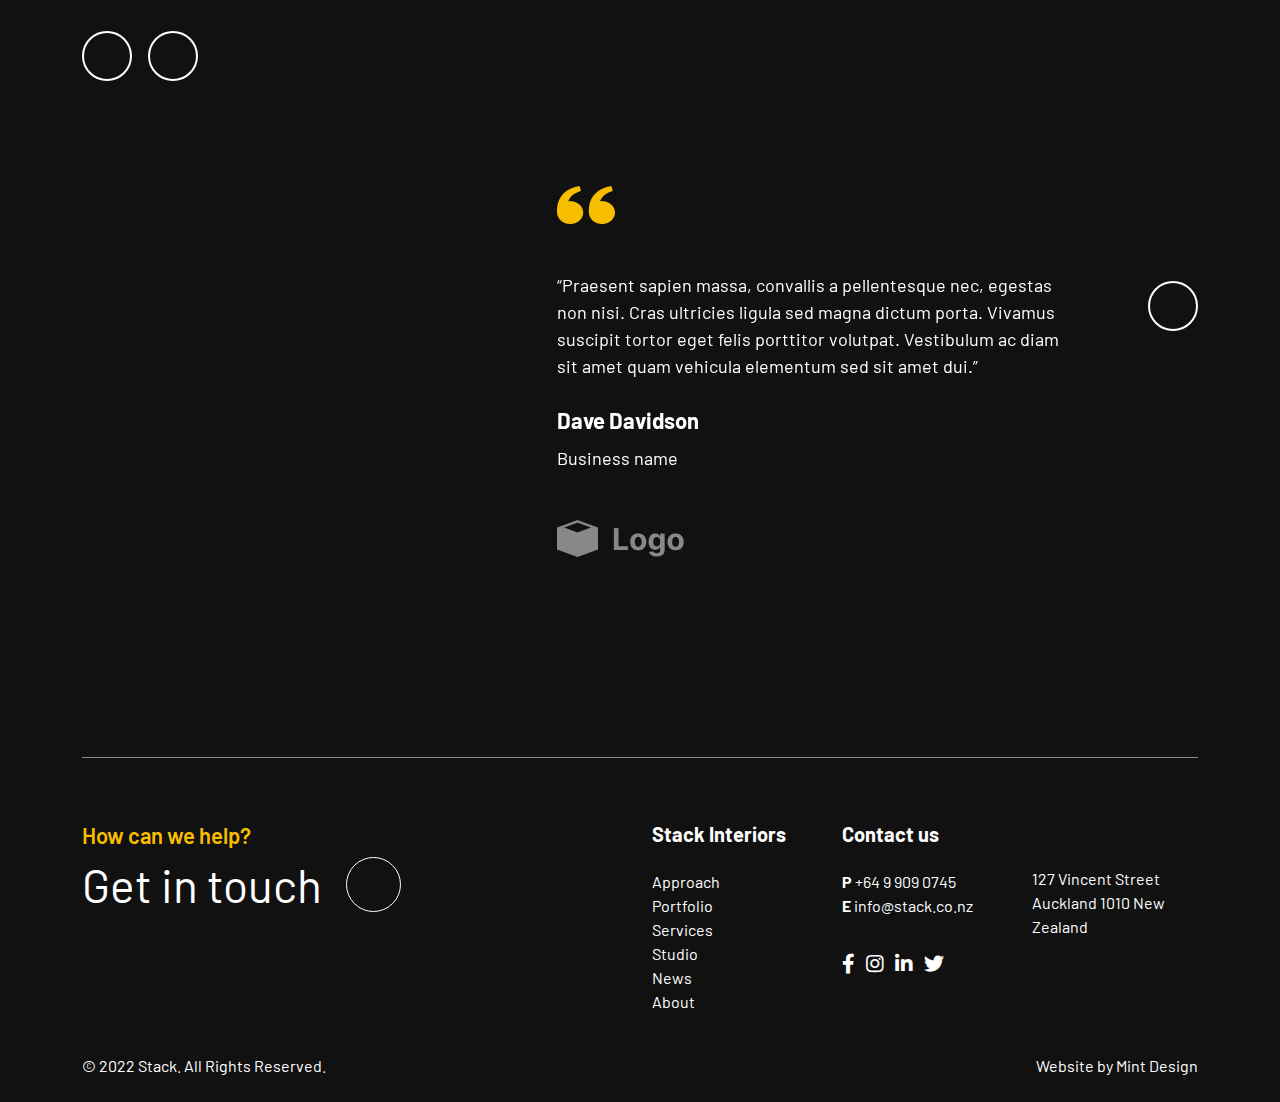
<file: portfolio.html>
<!DOCTYPE html>
<html lang="en">

<head>
    <!-- Required meta tags -->
    <meta charset="utf-8" />
    <meta name="viewport" content="width=device-width, initial-scale=1" />

    <!-- favicon  -->
    <link rel="icon" href="./images/stack__logo.png">
    <!-- Bootstrap CSS -->
    <link href="https://cdn.jsdelivr.net/npm/bootstrap@5.1.3/dist/css/bootstrap.min.css" rel="stylesheet" />
    <!-- owl carousel css  -->
    <link rel="stylesheet"
        href="https://cdnjs.cloudflare.com/ajax/libs/OwlCarousel2/2.3.4/assets/owl.carousel.min.css" />
    <!-- owl theme css  -->
    <link rel="stylesheet"
        href="https://cdnjs.cloudflare.com/ajax/libs/OwlCarousel2/2.3.4/assets/owl.theme.default.min.css" />
    <!-- font awesome -->
    <link href="https://pro.fontawesome.com/releases/v5.10.0/css/all.css" rel="stylesheet">
    <!-- google font  -->
    <link
        href="https://fonts.googleapis.com/css2?family=Barlow:ital,wght@0,200;0,300;0,400;0,500;0,600;0,700;0,800;0,900;1,300;1,400&display=swap"
        rel="stylesheet">
    <!-- main style  -->
    <link href="./scss/style.css" rel="stylesheet" />

    <title>Stack Internal</title>
</head>

<body>
    <!-- navbar part html start  -->
    <nav class="navbar navbar-expand-lg navbar-light fixed-top inner_navbar">
        <div class="container position-relative">
            <a class="navbar-brand" href="./index.html"><img src="./images/logo70px.png" alt="logo"
                    id="brand__logo"></a>
            <button class="navbar-toggler border-0" type="button" data-bs-toggle="offcanvas"
                data-bs-target="#offcanvasNavbar" aria-controls="offcanvasNavbar">
                <i class="fal fa-bars"></i>
            </button>
            <div class="offcanvas offcanvas-end d-lg-none d-block" tabindex="-1" id="offcanvasNavbar"
                aria-labelledby="offcanvasNavbarLabel">
                <div class="offcanvas-header">
                    <h5 class="offcanvas-title" id="offcanvasNavbarLabel"></h5>
                    <button type="button" class="btn-close text-reset" data-bs-dismiss="offcanvas" aria-label="Close"><i
                            class="fal fa-times text-white"></i></button>
                </div>
                <div class="offcanvas-body position-relative">
                    <ul class="navbar-nav justify-content-end flex-grow-1 pe-3">
                        <li class="nav-item ms-2 ms-lg-0 me-2">
                            <a class="nav-link px-3" href="#">Approach</a>
                        </li>
                        <li class="nav-item mx-2">
                            <a class="nav-link px-3" href="./portfolio.html">Portfolio</a>
                        </li>
                        <li class="nav-item mx-2 dropdown">
                            <a class="nav-link px-3" href="#" id="navbarDropdown" role="button"
                                data-bs-toggle="dropdown" aria-expanded="false">
                                Services
                            </a>
                            <ul class="dropdown-menu" aria-labelledby="navbarDropdown">
                                <li><a class="dropdown-item nav-link" href="#">Strategy</a></li>
                                <li><a class="dropdown-item nav-link" href="#">Design</a></li>
                                <li><a class="dropdown-item nav-link" href="#">Delivery</a></li>
                            </ul>
                        </li>
                        <li class="nav-item mx-2">
                            <a class="nav-link px-3" href="#">Studio</a>
                        </li>
                        <li class="nav-item mx-2">
                            <a class="nav-link px-3" href="#">News</a>
                        </li>
                        <li class="nav-item ms-2">
                            <a class="nav-link px-3" href="#">Contact</a>
                        </li>
                    </ul>
                </div>
            </div>
            <div class="collapse navbar-collapse" id="navbarSupportedContent">
                <ul class="navbar-nav ms-auto mb-2 mb-lg-0 position-absolute">
                    <li class="nav-item ms-2 ms-lg-0 me-2">
                        <a class="nav-link px-3 py-0" href="#">Approach</a>
                    </li>
                    <li class="nav-item mx-2">
                        <a class="nav-link px-3 py-0" href="./portfolio.html">Portfolio</a>
                    </li>
                    <li class="nav-item mx-2 dropdown">
                        <a class="nav-link px-3 py-0" href="#" id="navbarDropdown" role="button"
                            data-bs-toggle="dropdown" aria-expanded="false">
                            Services
                        </a>
                        <ul class="dropdown-menu" aria-labelledby="navbarDropdown">
                            <li><a class="dropdown-item nav-link" href="#">Strategy</a></li>
                            <li><a class="dropdown-item nav-link" href="#">Design</a></li>
                            <li><a class="dropdown-item nav-link" href="#">Delivery</a></li>
                        </ul>
                    </li>
                    <li class="nav-item mx-2">
                        <a class="nav-link px-3 py-0" href="#">Studio</a>
                    </li>
                    <li class="nav-item mx-2">
                        <a class="nav-link px-3 py-0" href="#">News</a>
                    </li>
                    <li class="nav-item ms-2">
                        <a class="nav-link px-3 py-0" href="#">Contact</a>
                    </li>
                </ul>
            </div>
        </div>
    </nav>
    <!-- navbar part html end  -->

    <!-- inner hero part start -->
    <section id="inner__hero">
        <div class="container">
            <div class="row">
                <div class="col-lg-7 col-xl-6 col-xxl-5">
                    <div class="inner__hero-text">
                        <h5 class="text-white text-uppercase">Portfolio</h5>
                        <h3 class="">Beautifully unique workplaces</h3>
                    </div>
                </div>
            </div>
        </div>
    </section>
    <!-- inner hero part end -->

    <!-- portfolio project part start -->
    <section id="portfolio__project">
        <div class="container">
            <div class="row">
                <div class="col-lg-12">
                    <div class="filter__header d-flex align-items-center">
                        <div class="project__size flex-grow-1 flex-md-grow-0">
                            <div class="dropdown">
                                <button class="btn d-flex align-items-center text-uppercase p-0" type="button"
                                    id="dropdownMenuButton1" data-bs-toggle="dropdown" aria-expanded="false"> Project
                                    Size <i class="fal fa-angle-down pt-1 ms-2"></i></button>
                                <ul class="dropdown-menu" aria-labelledby="dropdownMenuButton1">
                                    <li><a class="dropdown-item" href="#">0-500sqm</a></li>
                                    <li><a class="dropdown-item" href="#">500-1000sqm</a></li>
                                    <li><a class="dropdown-item" href="#">1000-2000sqm</a></li>
                                </ul>
                            </div>
                        </div>
                        <div class="sort__by flex-md-grow-1 flex-grow-0">
                            <div class="dropdown">
                                <button class="btn d-flex align-items-center text-uppercase p-0" type="button"
                                    id="dropdownMenuButton1" data-bs-toggle="dropdown" aria-expanded="false">Sort by <i
                                        class="fal fa-angle-down pt-1 ms-2"></i></button>
                                <ul class="dropdown-menu" aria-labelledby="dropdownMenuButton1">
                                    <li><a class="dropdown-item" href="#">A-Z</a></li>
                                    <li><a class="dropdown-item" href="#">Most Recent</a></li>
                                </ul>
                            </div>
                        </div>
                        <div class="d-md-block d-none">
                            <div class="project__view d-flex align-items-center">
                                <span class="d text-uppercase">Project view</span>
                                <div class="grid__icon me-3"><img width="40" src="./images/grid__icon.png"
                                        alt="grid__icon.png" class="img-fluid"></div>
                                <div class="list__icon"><img width="40" src="./images/list__icon.png"
                                        alt="grid__icon.png" class="img-fluid"></div>
                            </div>
                        </div>
                    </div>
                </div>
            </div>
            <div class="row">
                <div class="col-lg-12">
                    <div class="project__content-grid mb-5">
                        <ul class="grid__view">
                            <li class="position-relative me-md-2 my-md-2 me-lg-3 my-lg-3">
                                <img src="./images/project__item1.jpg" alt="project__item" class=" img-fluid">
                                <div class="project__title position-absolute text-white">Lion NZ Limited</div>
                                <div
                                    class="size__location-btn d-flex align-items-center justify-content-between position-absolute">
                                    <div class="sqm__location">
                                        <div class="square__meter d-flex mb-3">
                                            <div class="sqm__icon"><img width="18" src="./images/sqm__icon.png"
                                                    alt="sqm__icon" class="img-fluid"></div>
                                            <span class="text-white ms-3">X,XXX sqm</span>
                                        </div>
                                        <div class="place__location d-flex">
                                            <div class="location__icon"><img width="18"
                                                    src="./images/location__icon.png" alt="location__icon"
                                                    class="img-fluid"></div>
                                            <span class="text-white ms-3">136 Fanshawe Street, Auckland</span>
                                        </div>
                                    </div>
                                    <div class="project__details-icon">
                                        <a class="d-inline-block rounded-circle text-white"
                                            href="./portfolio-notes.html"><i
                                                class="fal fa-long-arrow-right text-center"></i></a>
                                    </div>
                                </div>
                            </li>
                            <li class="position-relative ms-md-2 my-md-2 ms-lg-3 my-lg-3">
                                <img src="./images/project__item2.jpg" alt="project__item" class=" img-fluid">
                                <div class="project__title position-absolute text-white">Tower Insurance</div>
                                <div
                                    class="size__location-btn d-flex align-items-center justify-content-between position-absolute">
                                    <div class="sqm__location">
                                        <div class="square__meter d-flex mb-3">
                                            <div class="sqm__icon"><img width="18" src="./images/sqm__icon.png"
                                                    alt="sqm__icon" class="img-fluid"></div>
                                            <span class="text-white ms-3">X,XXX sqm</span>
                                        </div>
                                        <div class="place__location d-flex">
                                            <div class="location__icon"><img width="18"
                                                    src="./images/location__icon.png" alt="location__icon"
                                                    class="img-fluid"></div>
                                            <span class="text-white ms-3">136 Fanshawe Street, Auckland</span>
                                        </div>
                                    </div>
                                    <div class="project__details-icon">
                                        <a class="d-inline-block rounded-circle text-white" href="#"><i
                                                class="fal fa-long-arrow-right text-center"></i></a>
                                    </div>
                                </div>
                            </li>
                            <li class="position-relative me-md-2 my-md-2 me-lg-3 my-lg-3">
                                <img src="./images/project__item3.jpg" alt="project__item" class=" img-fluid">
                                <div class="project__title position-absolute text-white">Generator Financial Institution
                                </div>
                                <div
                                    class="size__location-btn d-flex align-items-center justify-content-between position-absolute">
                                    <div class="sqm__location">
                                        <div class="square__meter d-flex mb-3">
                                            <div class="sqm__icon"><img width="18" src="./images/sqm__icon.png"
                                                    alt="sqm__icon" class="img-fluid"></div>
                                            <span class="text-white ms-3">X,XXX sqm</span>
                                        </div>
                                        <div class="place__location d-flex">
                                            <div class="location__icon"><img width="18"
                                                    src="./images/location__icon.png" alt="location__icon"
                                                    class="img-fluid"></div>
                                            <span class="text-white ms-3">136 Fanshawe Street, Auckland</span>
                                        </div>
                                    </div>
                                    <div class="project__details-icon">
                                        <a class="d-inline-block rounded-circle text-white" href="#"><i
                                                class="fal fa-long-arrow-right text-center"></i></a>
                                    </div>
                                </div>
                            </li>
                            <li class="position-relative ms-md-2 my-md-2 ms-lg-3 my-lg-3">
                                <img src="./images/project__item1.jpg" alt="project__item" class=" img-fluid">
                                <div class="project__title position-absolute text-white">Lion NZ Limited
                                </div>
                                <div
                                    class="size__location-btn d-flex align-items-center justify-content-between position-absolute">
                                    <div class="sqm__location">
                                        <div class="square__meter d-flex mb-3">
                                            <div class="sqm__icon"><img width="18" src="./images/sqm__icon.png"
                                                    alt="sqm__icon" class="img-fluid"></div>
                                            <span class="text-white ms-3">X,XXX sqm</span>
                                        </div>
                                        <div class="place__location d-flex">
                                            <div class="location__icon"><img width="18"
                                                    src="./images/location__icon.png" alt="location__icon"
                                                    class="img-fluid"></div>
                                            <span class="text-white ms-3">136 Fanshawe Street, Auckland</span>
                                        </div>
                                    </div>
                                    <div class="project__details-icon">
                                        <a class="d-inline-block rounded-circle text-white" href="#"><i
                                                class="fal fa-long-arrow-right text-center"></i></a>
                                    </div>
                                </div>
                            </li>
                            <li class="position-relative me-md-2 my-md-2 me-lg-3 my-lg-3">
                                <img src="./images/project__item2.jpg" alt="project__item" class=" img-fluid">
                                <div class="project__title position-absolute text-white">Tower Insurance</div>
                                <div
                                    class="size__location-btn d-flex align-items-center justify-content-between position-absolute">
                                    <div class="sqm__location">
                                        <div class="square__meter d-flex mb-3">
                                            <div class="sqm__icon"><img width="18" src="./images/sqm__icon.png"
                                                    alt="sqm__icon" class="img-fluid"></div>
                                            <span class="text-white ms-3">X,XXX sqm</span>
                                        </div>
                                        <div class="place__location d-flex">
                                            <div class="location__icon"><img width="18"
                                                    src="./images/location__icon.png" alt="location__icon"
                                                    class="img-fluid"></div>
                                            <span class="text-white ms-3">136 Fanshawe Street, Auckland</span>
                                        </div>
                                    </div>
                                    <div class="project__details-icon">
                                        <a class="d-inline-block rounded-circle text-white" href="#"><i
                                                class="fal fa-long-arrow-right text-center"></i></a>
                                    </div>
                                </div>
                            </li>
                            <li class="position-relative ms-md-2 my-md-2 ms-lg-3 my-lg-3">
                                <img src="./images/project__item3.jpg" alt="project__item" class=" img-fluid">
                                <div class="project__title position-absolute text-white">Generator Financial Institution
                                </div>
                                <div
                                    class="size__location-btn d-flex align-items-center justify-content-between position-absolute">
                                    <div class="sqm__location">
                                        <div class="square__meter d-flex mb-3">
                                            <div class="sqm__icon"><img width="18" src="./images/sqm__icon.png"
                                                    alt="sqm__icon" class="img-fluid"></div>
                                            <span class="text-white ms-3">X,XXX sqm</span>
                                        </div>
                                        <div class="place__location d-flex">
                                            <div class="location__icon"><img width="18"
                                                    src="./images/location__icon.png" alt="location__icon"
                                                    class="img-fluid"></div>
                                            <span class="text-white ms-3">136 Fanshawe Street, Auckland</span>
                                        </div>
                                    </div>
                                    <div class="project__details-icon">
                                        <a class="d-inline-block rounded-circle text-white" href="#"><i
                                                class="fal fa-long-arrow-right text-center"></i></a>
                                    </div>
                                </div>
                            </li>
                        </ul>
                    </div>
                    <div class="project__content-list mb-5">
                        <ul class="list__view flex-column">
                            <li class="position-relative w-100 my-3">
                                <img src="./images/list_project__item1.jpg" alt="project__item" class=" img-fluid">
                                <div class="project__title position-absolute text-white">Lion NZ Limited</div>
                                <div
                                    class="size__location-btn d-flex align-items-center justify-content-between position-absolute">
                                    <div class="sqm__location">
                                        <div class="square__meter d-flex mb-3">
                                            <div class="sqm__icon"><img width="18" src="./images/sqm__icon.png"
                                                    alt="sqm__icon" class="img-fluid"></div>
                                            <span class="text-white ms-3">X,XXX sqm</span>
                                        </div>
                                        <div class="place__location d-flex">
                                            <div class="location__icon"><img width="18"
                                                    src="./images/location__icon.png" alt="location__icon"
                                                    class="img-fluid"></div>
                                            <span class="text-white ms-3">136 Fanshawe Street, Auckland</span>
                                        </div>
                                    </div>
                                    <div class="project__details-icon">
                                        <a class="d-inline-block rounded-circle text-white"
                                            href="./portfolio-notes.html"><i
                                                class="fal fa-long-arrow-right text-center"></i></a>
                                    </div>
                                </div>
                            </li>
                            <li class="position-relative w-100 my-3">
                                <img src="./images/list_project__item2.jpg" alt="project__item" class=" img-fluid">
                                <div class="project__title position-absolute text-white">Tower Insurance</div>
                                <div
                                    class="size__location-btn d-flex align-items-center justify-content-between position-absolute">
                                    <div class="sqm__location">
                                        <div class="square__meter d-flex mb-3">
                                            <div class="sqm__icon"><img width="18" src="./images/sqm__icon.png"
                                                    alt="sqm__icon" class="img-fluid"></div>
                                            <span class="text-white ms-3">X,XXX sqm</span>
                                        </div>
                                        <div class="place__location d-flex">
                                            <div class="location__icon"><img width="18"
                                                    src="./images/location__icon.png" alt="location__icon"
                                                    class="img-fluid"></div>
                                            <span class="text-white ms-3">136 Fanshawe Street, Auckland</span>
                                        </div>
                                    </div>
                                    <div class="project__details-icon">
                                        <a class="d-inline-block rounded-circle text-white" href="#"><i
                                                class="fal fa-long-arrow-right text-center"></i></a>
                                    </div>
                                </div>
                            </li>
                            <li class="position-relative w-100 my-3">
                                <img src="./images/list_project__item3.jpg" alt="project__item" class=" img-fluid">
                                <div class="project__title position-absolute text-white">Generator Financial Institution
                                </div>
                                <div
                                    class="size__location-btn d-flex align-items-center justify-content-between position-absolute">
                                    <div class="sqm__location">
                                        <div class="square__meter d-flex mb-3">
                                            <div class="sqm__icon"><img width="18" src="./images/sqm__icon.png"
                                                    alt="sqm__icon" class="img-fluid"></div>
                                            <span class="text-white ms-3">X,XXX sqm</span>
                                        </div>
                                        <div class="place__location d-flex">
                                            <div class="location__icon"><img width="18"
                                                    src="./images/location__icon.png" alt="location__icon"
                                                    class="img-fluid"></div>
                                            <span class="text-white ms-3">136 Fanshawe Street, Auckland</span>
                                        </div>
                                    </div>
                                    <div class="project__details-icon">
                                        <a class="d-inline-block rounded-circle text-white" href="#"><i
                                                class="fal fa-long-arrow-right text-center"></i></a>
                                    </div>
                                </div>
                            </li>
                            <li class="position-relative w-100 my-3">
                                <img src="./images/list_project__item1.jpg" alt="project__item" class=" img-fluid">
                                <div class="project__title position-absolute text-white">Lion NZ Limited</div>
                                <div
                                    class="size__location-btn d-flex align-items-center justify-content-between position-absolute">
                                    <div class="sqm__location">
                                        <div class="square__meter d-flex mb-3">
                                            <div class="sqm__icon"><img width="18" src="./images/sqm__icon.png"
                                                    alt="sqm__icon" class="img-fluid"></div>
                                            <span class="text-white ms-3">X,XXX sqm</span>
                                        </div>
                                        <div class="place__location d-flex">
                                            <div class="location__icon"><img width="18"
                                                    src="./images/location__icon.png" alt="location__icon"
                                                    class="img-fluid"></div>
                                            <span class="text-white ms-3">136 Fanshawe Street, Auckland</span>
                                        </div>
                                    </div>
                                    <div class="project__details-icon">
                                        <a class="d-inline-block rounded-circle text-white"
                                            href="./portfolio-notes.html"><i
                                                class="fal fa-long-arrow-right text-center"></i></a>
                                    </div>
                                </div>
                            </li>
                            <li class="position-relative w-100 my-3">
                                <img src="./images/list_project__item2.jpg" alt="project__item" class=" img-fluid">
                                <div class="project__title position-absolute text-white">Tower Insurance</div>
                                <div
                                    class="size__location-btn d-flex align-items-center justify-content-between position-absolute">
                                    <div class="sqm__location">
                                        <div class="square__meter d-flex mb-3">
                                            <div class="sqm__icon"><img width="18" src="./images/sqm__icon.png"
                                                    alt="sqm__icon" class="img-fluid"></div>
                                            <span class="text-white ms-3">X,XXX sqm</span>
                                        </div>
                                        <div class="place__location d-flex">
                                            <div class="location__icon"><img width="18"
                                                    src="./images/location__icon.png" alt="location__icon"
                                                    class="img-fluid"></div>
                                            <span class="text-white ms-3">136 Fanshawe Street, Auckland</span>
                                        </div>
                                    </div>
                                    <div class="project__details-icon">
                                        <a class="d-inline-block rounded-circle text-white" href="#"><i
                                                class="fal fa-long-arrow-right text-center"></i></a>
                                    </div>
                                </div>
                            </li>
                            <li class="position-relative w-100 my-3">
                                <img src="./images/list_project__item3.jpg" alt="project__item" class=" img-fluid">
                                <div class="project__title position-absolute text-white">Generator Financial Institution
                                </div>
                                <div
                                    class="size__location-btn d-flex align-items-center justify-content-between position-absolute">
                                    <div class="sqm__location">
                                        <div class="square__meter d-flex mb-3">
                                            <div class="sqm__icon"><img width="18" src="./images/sqm__icon.png"
                                                    alt="sqm__icon" class="img-fluid"></div>
                                            <span class="text-white ms-3">X,XXX sqm</span>
                                        </div>
                                        <div class="place__location d-flex">
                                            <div class="location__icon"><img width="18"
                                                    src="./images/location__icon.png" alt="location__icon"
                                                    class="img-fluid"></div>
                                            <span class="text-white ms-3">136 Fanshawe Street, Auckland</span>
                                        </div>
                                    </div>
                                    <div class="project__details-icon">
                                        <a class="d-inline-block rounded-circle text-white" href="#"><i
                                                class="fal fa-long-arrow-right text-center"></i></a>
                                    </div>
                                </div>
                            </li>
                        </ul>
                    </div>
                </div>
            </div>
            <div class="row">
                <div class="col-lg-8 col-md-8">
                    <div class="portfolio__project-text">
                        <p>No two STACK business interior design projects are alike.</p>
                        <p> Our uniquely and creati vely designed workplace interiors meet our clients' different needs,
                            yet they share one common trait. They're all delivered on time, and on budget.</p>
                    </div>
                </div>
                <div class="col-lg-4 col-md-4">
                    <div class="load__more-btn text-start text-md-end">
                        <a class="text-uppercase position-relative" href="#">Load more <i
                                class="fal fa-long-arrow-right text-center position-absolute"></i></a>
                    </div>
                </div>
            </div>
        </div>
    </section>

    <!-- portfolio project part end -->

    <!--   services part hmtl start-->
    <section id="services" class="pt-md-5">
        <div class="container">
            <div class="row pt-md-5">
                <div class="col-lg-7">
                    <div class="services__head-text">
                        <h4 class="text-white text-uppercase mb-3">services</h4>
                        <h3 class="mb-4">Collaborate, create and enjoy your workplace with our tailored design
                            approaches</h3>
                        <p class="text-white mb-4">To truly succeed, your workplace needs to be somewhere people enjoy
                            as they work
                            together, collaborate and create. Our design-driven approach results in creative, unique
                            business and
                            office interiors that delight and inspire – and never compromise on functionality.</p>
                        <p class="text-white mb-5"> Experience a workplace that’s tailored to your individual business
                            needs with
                            space for effective working, collaborating, relaxing - and even the office dog.</p>
                    </div>
                </div>
            </div>
            <div class="row">
                <div class="col-lg-12 pe-0 pe-md-3">
                    <div class="owl-carousel owl-theme position-relative pt-3">
                        <div class="item">
                            <a class="position-relative" href="#"><img src="./images/services1.jpg"
                                    alt="services3_img.jpg" class="img-fluid">
                                <div class="item__text position-absolute text-white">Strategy</div>
                            </a>
                        </div>
                        <div class="item">
                            <a class="position-relative" href="#"><img src="./images/services2.jpg"
                                    alt="services3_img.jpg" class="img-fluid">
                                <div class="item__text position-absolute text-white">Design</div>
                            </a>
                        </div>
                        <div class="item">
                            <a class="position-relative" href="#"><img src="./images/services3.jpg"
                                    alt="services3_img.jpg" class="img-fluid">
                                <div class="item__text position-absolute text-white">Delivery</div>
                            </a>
                        </div>
                        <div class="item">
                            <a class="position-relative" href="#"><img src="./images/services2.jpg"
                                    alt="services3_img.jpg" class="img-fluid">
                                <div class="item__text position-absolute text-white">Design</div>
                            </a>
                        </div>
                    </div>
                </div>
            </div>
        </div>
    </section>
    <!--   services part hmtl end-->

    <!--   testimonial part hmtl start-->
    <section id="testimonial">
        <div class="container">
            <div class="row">
                <div class="col-lg-7 ms-auto">
                    <div class="owl-carousel owl-theme position-relative ">
                        <div class="item">
                            <div class="testimonial__text">
                                <img src="./images/quote.png" alt="quote.png" class="img-fluid">
                                <p class=" text-white mt-5 mb-4">“Praesent sapien massa, convallis a pellentesque nec,
                                    egestas non nisi.
                                    Cras
                                    ultricies ligula sed magna
                                    dictum porta. Vivamus suscipit tortor eget felis porttitor volutpat. Vestibulum ac
                                    diam sit amet quam
                                    vehicula elementum sed sit amet dui.”</p>
                                <div class="name text-white mb-2">Dave Davidson</div>
                                <div class="business__name text-white mb-5">Business name</div>
                                <img src="./images/brand-logo.png" alt="brand-logo.png" class="img-fluid">
                            </div>
                        </div>
                        <div class="item">
                            <div class="testimonial__text">
                                <img src="./images/quote.png" alt="quote.png">
                                <p class=" text-white mt-5 mb-4">“Praesent sapien massa, convallis a pellentesque nec,
                                    egestas non nisi.
                                    Cras
                                    ultricies ligula sed magna
                                    dictum porta. Vivamus suscipit tortor eget felis porttitor volutpat. Vestibulum ac
                                    diam sit amet quam
                                    vehicula elementum sed sit amet dui.”</p>
                                <div class="name text-white mb-2">Dave Davidson</div>
                                <div class="business__name text-white mb-5">Business name</div>
                                <img src="./images/brand-logo.png" alt="brand-logo.png" class="img-fluid">
                            </div>
                        </div>
                        <div class="item">
                            <div class="testimonial__text">
                                <img src="./images/quote.png" alt="quote.png">
                                <p class=" text-white mt-5 mb-4">“Praesent sapien massa, convallis a pellentesque nec,
                                    egestas non nisi.
                                    Cras
                                    ultricies ligula sed magna
                                    dictum porta. Vivamus suscipit tortor eget felis porttitor volutpat. Vestibulum ac
                                    diam sit amet quam
                                    vehicula elementum sed sit amet dui.”</p>
                                <div class="name text-white mb-2">Dave Davidson</div>
                                <div class="business__name text-white mb-5">Business name</div>
                                <img src="./images/brand-logo.png" alt="brand-logo.png" class="img-fluid">
                            </div>
                        </div>
                    </div>
                </div>
            </div>
        </div>
    </section>
    <!--   testimonial part hmtl end-->


    <!--   footer part hmtl start-->
    <section id="footer">
        <div class="container">
            <div class="row">
                <div class="col-lg-12">
                    <div class="border__top pb-4 pb-md-5"></div>
                </div>
            </div>
            <div class="row py-3">
                <div class="col-lg-4 col-md-12">
                    <div class="footer__logo mb-5 mb-lg-0 pb-3 pb-md-0">
                        <h6>How can we help?</h6>
                        <h3 class="d-flex align-items-center text-white mb-0">
                            <a class="text-white d-flex align-items-center" href="#">Get in
                                touch <i class="fal fa-long-arrow-right ms-4 text-center"></i></a>
                        </h3>
                    </div>
                </div>
                <div class="col-lg-2 col-md-4 col-6 offset-lg-2">
                    <div class="footer__text">
                        <h4 class="text-white mb-4">Stack Interiors</h4>
                        <ul>
                            <li><a class="text-white" href="#">Approach</a></li>
                            <li><a class="text-white" href="#">Portfolio</a></li>
                            <li><a class="text-white" href="#">Services</a></li>
                            <li><a class="text-white" href="#">Studio</a></li>
                            <li><a class="text-white" href="#">News</a></li>
                            <li><a class="text-white" href="#">About</a></li>
                        </ul>
                    </div>
                </div>
                <div class="col-lg-2 col-md-4 col-6">
                    <div class="footer__text">
                        <h4 class="text-white mb-4">Contact us</h4>
                        <ul>
                            <li><strong class="text-white">P</strong> <a class="text-white" href="tel:+649990745">+64 9
                                    909 0745</a>
                            </li>
                            <li><strong class="text-white">E</strong> <a class="text-white"
                                    href="mailto:info@stack.com">
                                    info@stack.co.nz</a></li>
                        </ul>
                        <div class="footer__text d-block d-md-none">
                            <p class="text-white">127 Vincent Street
                                Auckland 1010
                                New Zealand</p>
                        </div>
                        <div class="social__icon">
                            <a class="text-white me-1" href="#"><i class="fab fa-facebook-f"></i></a>
                            <a class="text-white mx-1" href="#"><i class="fab fa-instagram"></i></a>
                            <a class="text-white mx-1" href="#"><i class="fab fa-linkedin-in"></i></a>
                            <a class="text-white ms-1" href="#"><i class="fab fa-twitter"></i></a>
                        </div>
                    </div>

                </div>
                <div class="col-lg-2 col-md-4 col-12 justify-content-center d-none d-md-block">
                    <div class="footer__text">
                        <p class="text-white">127 Vincent Street
                            Auckland 1010
                            New Zealand</p>
                    </div>
                </div>
            </div>
            <div class="row pb-4 pt-5 py-md-4">
                <div class="col-lg-6 col-md-6">
                    <div class="footer__text mb-3 mb-md-0">
                        <small class="text-white">© 2022 Stack. All Rights Reserved.</small>
                    </div>
                </div>
                <div class="col-lg-6 col-md-6">
                    <div class="footer__text text-start text-md-end">
                        <small class="text-white">Website by <a class="text-white" href="https://mintdesign.co.nz/">Mint
                                Design</a></small>
                    </div>
                </div>
            </div>
        </div>
    </section>
    <!--   fooster part hmtl end-->

    <!-- jQuery library  -->
    <script src="https://code.jquery.com/jquery-1.12.4.min.js"></script>
    <!-- owl carousel  -->
    <script src="https://cdnjs.cloudflare.com/ajax/libs/OwlCarousel2/2.3.4/owl.carousel.min.js"></script>
    <!-- Bootstrap Bundle with Popper -->
    <script src="https://cdn.jsdelivr.net/npm/bootstrap@5.1.3/dist/js/bootstrap.bundle.min.js"></script>
    <!-- custom js -->
    <script type="text/javascript" src="js/custom.js"></script>
</body>

</html>
</file>
<file: scss/style.css>
/*common part css*/
* {
  margin: 0;
  outline: 0;
  padding: 0;
}

img {
  border: 0;
}

ul,
ol {
  margin: 0;
  padding: 0;
  list-style-type: none;
}

a {
  text-decoration: none;
}

a:hover {
  text-decoration: none;
}

.fw-semiBold {
  font-weight: 600;
}

.fw-medium {
  font-weight: 500;
}

body {
  font-family: 'Barlow', sans-serif;
}

.border__top {
  border-top: 1px solid #888888;
}

.border__bottom {
  border-bottom: 1px solid #888888;
}

.pb-150px {
  padding-bottom: 150px;
}

.navbar .navbar-nav .nav-item .nav-link {
  color: #ffffff;
  font-size: 18px;
  font-weight: 400;
}

.navbar .navbar-nav .nav-item .nav-link.active, .navbar .navbar-nav .nav-item .nav-link:hover {
  color: #F7BE00;
}

#hero .hero__text h5 {
  font-size: 30px;
  font-weight: 400;
}

@media (max-width: 768px) {
  #hero .hero__text h5 {
    font-size: 20px;
  }
}

#aproach .aproach__text h4 {
  font-size: 22px;
  font-weight: 600;
}

#aproach .aproach__text h3 {
  color: #F7BE00;
  font-size: 60px;
  font-weight: 600;
}

#aproach .aproach__text h5 {
  font-size: 26px;
  font-weight: 400;
}

#aproach .aproach__text p {
  font-weight: 400;
  font-size: 18px;
}

#aproach .aproach__text a {
  font-size: 18px;
  font-weight: 600;
  line-height: 42px;
}

#aproach .aproach__text a i {
  width: 28px;
  height: 28px;
  color: #ffffff;
  font-size: 16px;
  line-height: 27px;
  border-radius: 50%;
  -webkit-transition: all linear .2s;
  transition: all linear .2s;
  border: 1px solid #ffffff;
}

#aproach .aproach__text a:hover i {
  width: 40px;
  height: 40px;
  line-height: 40px;
  margin-right: 8px !important;
  background-color: #F7BE00;
  border: 1px solid #F7BE00;
}

@media (max-width: 768px) {
  #aproach .aproach__text h4 {
    font-size: 18px;
  }
  #aproach .aproach__text h3 {
    font-size: 40px;
  }
  #aproach .aproach__text h5 {
    font-size: 22px;
  }
  #aproach .aproach__text p {
    font-size: 16px;
  }
}

#portfolio .portfolio__head-text h4 {
  color: #F7BE00;
  font-size: 22px;
}

#portfolio .portfolio__head-text h3 {
  color: #F7BE00;
  font-size: 60px;
}

@media (max-width: 768px) {
  #portfolio .portfolio__head-text h4 {
    font-size: 18px;
  }
  #portfolio .portfolio__head-text h3 {
    font-size: 40px;
  }
}

#portfolio .portfolio__text h3 {
  color: #F7BE00;
  font-size: 35px;
  font-weight: 600;
}

#portfolio .portfolio__text p {
  font-size: 22px;
  font-weight: 400;
}

#portfolio .portfolio__text a {
  font-size: 18px;
  font-weight: 600;
  line-height: 42px;
}

#portfolio .portfolio__text a i {
  width: 28px;
  height: 28px;
  color: #ffffff;
  font-size: 16px;
  line-height: 26px;
  border-radius: 50%;
  -webkit-transition: all linear .2s;
  transition: all linear .2s;
  border: 1px solid #ffffff;
}

#portfolio .portfolio__text a:hover i {
  width: 40px;
  height: 40px;
  line-height: 38px;
  margin-right: 8px !important;
  background-color: #F7BE00;
  border: 1px solid #F7BE00;
}

@media (max-width: 768px) {
  #portfolio .portfolio__text h3 {
    font-size: 24px;
  }
  #portfolio .portfolio__text p {
    font-size: 16px;
  }
}

#services .services__head-text h4 {
  color: #F7BE00;
  font-size: 22px;
}

#services .services__head-text h3 {
  color: #F7BE00;
  font-size: 40px;
}

#services .services__head-text p {
  font-size: 18px;
}

#services .services__head-text a {
  font-size: 18px;
  font-weight: 600;
  line-height: 42px;
}

#services .services__head-text a i {
  width: 28px;
  height: 28px;
  color: #ffffff;
  font-size: 16px;
  line-height: 26px;
  border-radius: 50%;
  -webkit-transition: all linear .2s;
  transition: all linear .2s;
  border: 1px solid #ffffff;
}

#services .services__head-text a:hover i {
  width: 40px;
  height: 40px;
  line-height: 38px;
  margin-right: 8px !important;
  background-color: #F7BE00;
  border: 1px solid #F7BE00;
}

@media (max-width: 768px) {
  #services .services__head-text h4 {
    padding-top: 50px;
    font-size: 18px;
  }
  #services .services__head-text h3 {
    font-size: 40px;
  }
  #services .services__head-text p {
    font-size: 16px;
  }
}

#services .item .item__text {
  font-size: 30px;
  font-weight: 400;
}

#testimonial .testimonial__text p {
  font-size: 18px;
  font-weight: 400;
  padding-right: 115px;
}

#testimonial .testimonial__text .name {
  font-size: 22px;
  font-weight: 700;
}

#testimonial .testimonial__text .business__name {
  font-size: 18px;
  font-weight: 400;
}

@media (max-width: 768px) {
  #testimonial .testimonial__text p {
    padding-right: 0px;
    font-size: 16px;
  }
  #testimonial .testimonial__text .name {
    font-size: 16px;
  }
  #testimonial .testimonial__text .business__name {
    font-size: 16px;
  }
}

#footer .footer__logo h6 {
  color: #F7BE00;
  font-size: 22px;
  font-weight: 600;
}

#footer .footer__logo h3 {
  font-size: 46px;
  font-weight: 400;
  line-height: 56px;
}

#footer .footer__logo h3 a i {
  width: 55px;
  height: 55px;
  font-size: 35px;
  color: #ffffff;
  line-height: 55px;
  border-radius: 50%;
  -webkit-transition: all linear .2s;
  transition: all linear .2s;
  border: 1px solid #ffffff;
}

#footer .footer__logo h3 a:hover i {
  margin-right: 8px !important;
  border: 1px solid #F7BE00;
  background-color: #F7BE00;
}

#footer .footer__text h4 {
  font-size: 20px;
  font-weight: 700;
}

#footer .footer__text ul li strong {
  font-weight: 700;
}

#footer .footer__text ul li a {
  font-size: 16px;
  font-weight: 400;
}

#footer .footer__text .social__icon a i {
  font-size: 20px;
}

#footer .footer__text p {
  font-size: 16px;
  padding-top: 45px;
}

#footer .footer__text small {
  font-size: 16px;
}

@media (max-width: 768px) {
  #footer .footer__logo h6 {
    font-size: 16px;
  }
  #footer .footer__logo h3 {
    font-size: 30px;
  }
  #footer .footer__text h4 {
    font-size: 18px;
  }
  #footer .footer__text p {
    padding-top: 15px;
  }
  #footer .footer__text .social__icon {
    padding-top: 0 !important;
  }
}

#inner__hero .inner__hero-text h5 {
  font-size: 22px;
  font-weight: 600;
  margin-bottom: 30px;
}

#inner__hero .inner__hero-text h3 {
  color: #F7BE00;
  font-size: 60px;
  font-weight: 600;
}

@media (max-width: 768px) {
  #inner__hero .inner__hero-text h5 {
    font-size: 18px;
  }
  #inner__hero .inner__hero-text h3 {
    font-size: 40px;
  }
}

#portfolio__project .filter__header .project__size .dropdown .btn,
#portfolio__project .filter__header .sort__by .dropdown .btn {
  color: #000000;
  font-size: 22px;
  font-weight: 600;
}

#portfolio__project .filter__header .project__size .dropdown .btn i,
#portfolio__project .filter__header .sort__by .dropdown .btn i {
  color: #000000;
  font-size: 28px;
}

#portfolio__project .filter__header .project__size .dropdown .btn:focus,
#portfolio__project .filter__header .sort__by .dropdown .btn:focus {
  -webkit-box-shadow: none;
          box-shadow: none;
}

#portfolio__project .filter__header .project__size .dropdown ul li .dropdown-item,
#portfolio__project .filter__header .sort__by .dropdown ul li .dropdown-item {
  font-size: 16px;
  font-weight: 500;
  color: #ffffff;
}

#portfolio__project .filter__header .project__size .dropdown ul li .dropdown-item:hover,
#portfolio__project .filter__header .sort__by .dropdown ul li .dropdown-item:hover {
  color: #F7BE00;
  background-color: transparent;
}

#portfolio__project .filter__header .project__view span {
  color: #000000;
  font-size: 22px;
  font-weight: 600;
  margin-right: 35px;
}

#portfolio__project .project__content-list ul li .project__title,
#portfolio__project .project__content-grid ul li .project__title {
  font-size: 24px;
  font-weight: 600;
  text-align: start;
}

#portfolio__project .project__content-list ul li .size__location-btn .sqm__location .square__meter span,
#portfolio__project .project__content-list ul li .size__location-btn .sqm__location .place__location span,
#portfolio__project .project__content-grid ul li .size__location-btn .sqm__location .square__meter span,
#portfolio__project .project__content-grid ul li .size__location-btn .sqm__location .place__location span {
  font-size: 20px;
  font-weight: 600;
  text-align: left;
}

#portfolio__project .project__content-list ul li .size__location-btn .project__details-icon a,
#portfolio__project .project__content-grid ul li .size__location-btn .project__details-icon a {
  width: 54px;
  height: 54px;
  border: 2px solid #ffffff;
  -webkit-transition: all linear .2s;
  transition: all linear .2s;
}

#portfolio__project .project__content-list ul li .size__location-btn .project__details-icon a i,
#portfolio__project .project__content-grid ul li .size__location-btn .project__details-icon a i {
  font-size: 26px;
  line-height: 50px;
}

#portfolio__project .project__content-list ul li .size__location-btn .project__details-icon a:hover,
#portfolio__project .project__content-grid ul li .size__location-btn .project__details-icon a:hover {
  border-color: #F7BE00;
  background-color: #F7BE00;
}

#portfolio__project .portfolio__project-text p {
  font-size: 18px;
  font-weight: 400;
}

#portfolio__project .load__more-btn a {
  color: #000000;
  font-size: 16px;
  font-weight: 600;
}

#portfolio__project .load__more-btn a i {
  width: 28px;
  height: 28px;
  font-size: 16px;
  line-height: 26px;
  border-radius: 50%;
  -webkit-transition: all linear .2s;
  transition: all linear .2s;
  border: 1px solid #888888;
}

#portfolio__project .load__more-btn a:hover i {
  width: 40px;
  height: 40px;
  color: #ffffff;
  line-height: 38px;
  border-color: #F7BE00;
  margin-right: 8px !important;
  background-color: #F7BE00;
}

@media (max-width: 768px) {
  #portfolio__project .filter__header .project__size .dropdown .btn,
  #portfolio__project .filter__header .sort__by .dropdown .btn {
    font-size: 22px;
  }
  #portfolio__project .filter__header .project__view span {
    color: #000000;
    font-size: 22px;
    margin-right: 10px;
  }
  #portfolio__project .project__content-grid ul li .size__location-btn .sqm__location .square__meter span,
  #portfolio__project .project__content-grid ul li .size__location-btn .sqm__location .place__location span,
  #portfolio__project .project__content-list ul li .size__location-btn .sqm__location .square__meter span,
  #portfolio__project .project__content-list ul li .size__location-btn .sqm__location .place__location span {
    font-size: 18px;
  }
  #portfolio__project .portfolio__project-text p {
    font-size: 16px;
  }
}

@media (min-width: 768px) and (max-width: 991.98px) {
  #portfolio__project .filter__header .project__size .dropdown .btn,
  #portfolio__project .filter__header .sort__by .dropdown .btn {
    font-size: 20px;
  }
  #portfolio__project .filter__header .project__view span {
    color: #000000;
    font-size: 20px;
  }
  #portfolio__project .project__content-grid ul li .project__title,
  #portfolio__project .project__content-list ul li .project__title {
    font-size: 20px;
  }
  #portfolio__project .project__content-grid ul li .size__location-btn .sqm__location .square__meter span,
  #portfolio__project .project__content-grid ul li .size__location-btn .sqm__location .place__location span,
  #portfolio__project .project__content-list ul li .size__location-btn .sqm__location .square__meter span,
  #portfolio__project .project__content-list ul li .size__location-btn .sqm__location .place__location span {
    font-size: 16px;
  }
  #portfolio__project .project__content-grid ul li .size__location-btn .project__details-icon a,
  #portfolio__project .project__content-list ul li .size__location-btn .project__details-icon a {
    width: 40px;
    height: 40px;
  }
  #portfolio__project .project__content-grid ul li .size__location-btn .project__details-icon a i,
  #portfolio__project .project__content-list ul li .size__location-btn .project__details-icon a i {
    font-size: 20px;
    line-height: 37px;
  }
  #portfolio__project .portfolio__project-text p {
    font-size: 18px;
  }
}

.project__details-text {
  padding-top: 30px;
  border-top: 2px solid #F7BE00;
}

.project__details-text p {
  font-size: 18px;
  font-weight: 400;
}

.project__details-text .table td {
  font-size: 18px;
  font-weight: 400;
}

.project__details-text .table td:first-child {
  font-weight: 600;
}

.project__details .download__share a {
  font-size: 16px;
  font-weight: 600;
}

.similar__projects-header h3 {
  color: #F7BE00;
  font-size: 40px;
}

.similar__projects-item .project__title {
  font-size: 30px;
  font-weight: 600;
  text-align: start;
}

@media (max-width: 768px) {
  .similar__projects-item .project__title {
    font-size: 25px;
  }
}

.similar__projects-item .size__location-btn .sqm__location .square__meter span,
.similar__projects-item .size__location-btn .sqm__location .place__location span {
  font-size: 20px;
  font-weight: 600;
  text-align: left;
}

@media (max-width: 768px) {
  .similar__projects-item .size__location-btn .sqm__location .square__meter span,
  .similar__projects-item .size__location-btn .sqm__location .place__location span {
    font-size: 16px;
  }
}

.similar__projects-item .size__location-btn .project__details-icon a {
  width: 54px;
  height: 54px;
  border: 2px solid #ffffff;
  -webkit-transition: all linear .2s;
  transition: all linear .2s;
}

@media (max-width: 768px) {
  .similar__projects-item .size__location-btn .project__details-icon a {
    width: 50px;
    height: 50px;
  }
  .similar__projects-item .size__location-btn .project__details-icon a i {
    line-height: 47px !important;
  }
}

.similar__projects-item .size__location-btn .project__details-icon a i {
  font-size: 26px;
  line-height: 50px;
}

.similar__projects-item .size__location-btn .project__details-icon a:hover {
  border-color: #F7BE00;
  background-color: #F7BE00;
}

.similar__projects .see__all a {
  font-size: 16px;
  font-weight: 600;
}

.similar__projects .see__all a i {
  width: 28px;
  height: 28px;
  font-size: 16px;
  line-height: 26px;
  border-radius: 50%;
  -webkit-transition: all linear .2s;
  transition: all linear .2s;
  border: 1px solid #888888;
}

.similar__projects .see__all a:hover i {
  width: 40px;
  height: 40px;
  color: #ffffff;
  line-height: 38px;
  border-color: #F7BE00;
  margin-right: 8px !important;
  background-color: #F7BE00;
}

.navbg {
  min-height: 70px;
  background-color: #111111;
}

.navbg .navbar-toggler {
  top: auto !important;
}

.navbg .navbar-collapse {
  top: auto !important;
}

.parallax__logo {
  padding: 0 !important;
}

.parallax__logo .navbar-toggler {
  top: auto !important;
}

.parallax__logo .navbar-brand {
  padding: 0 !important;
}

.parallax__logo .navbar-brand img {
  width: 40% !important;
}

@media (max-width: 768px) {
  .parallax__logo .navbar-brand img {
    width: 200px !important;
  }
}

.parallax__logo .navbar-collapse {
  top: 0px !important;
}

.navbar {
  padding: 0;
  -webkit-transition: ease-out .4s;
  transition: ease-out .4s;
}

.navbar .navbar-nav .dropdown:hover {
  border-radius: 0;
  background-color: #111111;
}

.navbar .navbar-nav .dropdown:hover .dropdown-menu {
  margin-top: 0;
  display: block;
}

.navbar .navbar-nav .dropdown .dropdown-menu {
  margin: 0;
  border: 0;
  border-radius: 0;
  padding-left: 20px;
  background-color: #111111;
}

.navbar .navbar-nav .dropdown .dropdown-menu .dropdown-item:hover {
  background-color: transparent;
}

.navbar .navbar-brand {
  padding-top: 0;
}

.navbar .navbar-brand img {
  top: 0;
  left: 0;
  width: 75%;
  -webkit-transition: all linear .3s;
  transition: all linear .3s;
}

.navbar .navbar-nav {
  right: 0;
  top: 20px;
}

@media (max-width: 768px) {
  .navbar .navbar-brand {
    width: 80%;
    margin-right: 0;
  }
  .navbar .navbar-brand img {
    width: 295px;
  }
  .navbar .navbar-collapse {
    top: 0;
    padding: 30px 0;
    background-color: #111111;
    -webkit-box-shadow: 0 3px 10px 1px #1a1a1a;
            box-shadow: 0 3px 10px 1px #1a1a1a;
  }
}

@media (min-width: 768px) and (max-width: 991.98px) {
  .navbar .navbar-brand {
    width: 60%;
    margin-right: 0;
  }
  .navbar .navbar-brand img {
    width: 80%;
  }
  .navbar .navbar-collapse {
    top: 0;
    padding: 30px 0;
    background-color: #111111;
    -webkit-box-shadow: 0 3px 10px 1px #1a1a1a;
            box-shadow: 0 3px 10px 1px #1a1a1a;
  }
}

@media (min-width: 992px) and (max-width: 1199px) {
  .navbar .navbar-brand img {
    width: 60%;
  }
  .navbar .navbar-nav .nav-item .nav-link {
    padding: 0 7px !important;
  }
}

.navbar .navbar__brand-none {
  display: none;
}

.navbar .navbar-toggler {
  top: 0;
  font-size: 30px;
  color: #ffffff;
  position: relative;
}

.navbar .navbar-toggler:focus {
  -webkit-box-shadow: none;
          box-shadow: none;
}

@media (max-width: 768px) {
  .navbar .navbar-toggler {
    padding: 0;
    top: -10px;
  }
}

.inner_navbar {
  background-color: #111111;
}

.inner_navbar .navbar-brand {
  padding-bottom: 0;
}

.inner_navbar .navbar-brand img {
  width: 100% !important;
}

@media (max-width: 768px) {
  .inner_navbar .navbar-brand {
    width: auto;
  }
  .inner_navbar .navbar-toggler {
    top: 0;
  }
}

@media (min-width: 768px) and (max-width: 991.98px) {
  .inner_navbar .navbar-brand {
    width: auto;
  }
  .inner_navbar .navbar-toggler {
    top: 0;
  }
}

#footer {
  background-color: #111111;
}

#footer .footer__text .social__icon {
  padding-top: 35px;
}

.offcanvas {
  background: inherit;
}

.offcanvas::after {
  top: 0;
  left: 0;
  width: 100%;
  content: '';
  height: 100%;
  position: absolute;
  background-color: rgba(17, 17, 17, 0.85);
}

.offcanvas .offcanvas-header .btn-close {
  top: 12px;
  z-index: 1;
  display: -webkit-box;
  display: -ms-flexbox;
  display: flex;
  font-size: 35px;
  position: relative;
  background-image: none;
  -webkit-box-pack: center;
      -ms-flex-pack: center;
          justify-content: center;
}

.offcanvas .offcanvas-body {
  z-index: 1;
}

.offcanvas .offcanvas-body .navbar-nav {
  padding-top: 35px;
}

.offcanvas .offcanvas-body .contact__content {
  padding-top: 35px;
}

#hero .item {
  height: 100vh;
  background-size: cover !important;
  background-position: 24% !important;
  background-repeat: no-repeat !important;
}

#hero .item .hero__text {
  left: 25%;
  bottom: 50px;
  z-index: 1;
}

@media (max-width: 768px) {
  #hero .item .hero__text {
    left: 9%;
    bottom: 110px;
  }
}

#hero .owl-carousel.animated {
  -webkit-animation-duration: 3s;
          animation-duration: 3s;
}

#hero .owl-carousel .owl-dots {
  left: 7%;
  bottom: 49px;
  position: absolute;
}

#hero .owl-carousel .owl-dots .owl-dot {
  width: 16px;
  height: 16px;
  margin: 8px;
  border-radius: 50%;
  text-align: center;
  position: relative;
  border: 1px solid #ffffff;
}

#hero .owl-carousel .owl-dots .owl-dot span {
  top: -2px;
  left: -4px;
  width: 8px;
  height: 8px;
  position: absolute;
  background-color: transparent;
}

#hero .owl-carousel .owl-dots .owl-dot:hover span {
  background-color: #ffffff;
}

#hero .owl-carousel .owl-dots .owl-dot.active span {
  background-color: #ffffff;
}

#hero .owl-carousel .owl-nav {
  right: 8%;
  bottom: 40px;
  margin: 0;
  position: absolute;
}

#hero .owl-carousel .owl-nav .owl-prev {
  display: none;
}

#hero .owl-carousel .owl-nav .owl-next {
  margin: 0;
  width: 50px;
  height: 50px;
  font-size: 25px;
  color: #ffffff;
  border-radius: 50%;
  -webkit-transition: all linear .2s;
  transition: all linear .2s;
  border: 2px solid #888888;
  background-color: transparent;
}

#hero .owl-carousel .owl-nav .owl-next:hover {
  border: 2px solid #F7BE00;
  background-color: #F7BE00;
}

#aproach {
  padding-top: 180px;
  background-color: #111111;
}

#aproach .aproach__text {
  padding-bottom: 150px;
}

#aproach .aproach__text a i {
  top: 50%;
  right: auto;
  margin-left: 30px;
  -webkit-transform: translate(-50%, -50%);
          transform: translate(-50%, -50%);
}

@media (max-width: 768px) {
  #aproach .aproach__text.aproach__text {
    padding-bottom: 100px;
  }
}

@media (max-width: 768px) {
  #aproach#aproach {
    padding-top: 100px;
  }
}

#portfolio {
  padding-top: 50px;
  padding-bottom: 50px;
  overflow: hidden;
  background-color: #111111;
}

#portfolio .loin__slide .item {
  height: 640px;
  background-size: cover !important;
  background-position: 15% !important;
  background-repeat: no-repeat !important;
}

@media (max-width: 768px) {
  #portfolio .loin__slide .item {
    height: 400px;
  }
}

@media (min-width: 768px) and (max-width: 991.98px) {
  #portfolio .loin__slide .item {
    height: 500px;
  }
}

#portfolio .owl-nav {
  top: 45%;
  left: 50%;
  margin: 0;
  width: 100%;
  position: absolute;
  -webkit-transform: translate(-50%, -50%);
          transform: translate(-50%, -50%);
}

#portfolio .owl-nav .owl-prev,
#portfolio .owl-nav .owl-next {
  margin: 0;
  width: 50px;
  height: 50px;
  font-size: 25px;
  color: #ffffff;
  position: absolute;
  border-radius: 50%;
  -webkit-transition: all linear .2s;
  transition: all linear .2s;
  border: 2px solid #ffffff;
  background-color: transparent;
}

#portfolio .owl-nav .owl-prev:hover,
#portfolio .owl-nav .owl-next:hover {
  border: 2px solid #F7BE00;
  background-color: #F7BE00;
}

#portfolio .owl-nav .owl-prev {
  left: 30px;
}

#portfolio .owl-nav .owl-next {
  right: 30px;
}

#portfolio .portfolio__text a i {
  top: 50%;
  right: auto;
  margin-left: 30px;
  -webkit-transform: translate(-50%);
          transform: translate(-50%);
}

#portfolio .portfolio__content {
  padding: 200px 0;
}

@media (max-width: 768px) {
  #portfolio#portfolio {
    padding: 50px 0;
  }
  #portfolio .item {
    background-position: left;
  }
  #portfolio .portfolio__content {
    padding: 50px 0;
  }
  #portfolio .portfolio__text {
    padding-bottom: 0 !important;
    border: 0 !important;
  }
}

#services {
  background-color: #111111;
}

#services .owl-nav {
  left: 0;
  margin: 0;
  bottom: -95px;
  position: absolute;
}

@media (max-width: 768px) {
  #services .owl-nav.owl-nav {
    top: -60px;
  }
}

#services .owl-nav .owl-prev,
#services .owl-nav .owl-next {
  margin: 0;
  width: 50px;
  height: 50px;
  font-size: 25px;
  color: #ffffff;
  border-radius: 50%;
  -webkit-transition: all linear .2s;
  transition: all linear .2s;
  border: 2px solid #ffffff;
  background-color: transparent;
}

#services .owl-nav .owl-prev:hover,
#services .owl-nav .owl-next:hover {
  border: 2px solid #F7BE00;
  background-color: #F7BE00;
}

#services .owl-nav .owl-prev {
  margin-right: 8px;
}

#services .owl-nav .owl-next {
  margin-left: 8px;
}

#services .item .item__text {
  left: 30px;
  bottom: 40px;
}

#services a i {
  top: 50%;
  right: auto;
  margin-left: 30px;
  -webkit-transform: translate(-50%);
          transform: translate(-50%);
}

@media (max-width: 768px) {
  #services#services .services__head-text {
    border-top: 1px solid #888888;
  }
}

#testimonial {
  padding: 200px 0;
  background-color: #111111;
}

#testimonial .owl-carousel .owl-item img {
  width: auto;
}

#testimonial .owl-carousel .owl-nav {
  right: 0;
  margin: 0;
  top: 95px;
  position: absolute;
}

#testimonial .owl-carousel .owl-nav .owl-prev {
  display: none;
}

#testimonial .owl-carousel .owl-nav .owl-next {
  margin: 0;
  width: 50px;
  height: 50px;
  font-size: 25px;
  color: #ffffff;
  border-radius: 50%;
  -webkit-transition: all linear .2s;
  transition: all linear .2s;
  border: 2px solid #ffffff;
  background-color: transparent;
}

#testimonial .owl-carousel .owl-nav .owl-next:hover {
  border: 2px solid #F7BE00;
  background-color: #F7BE00;
}

#testimonial .owl-carousel .owl-nav .owl-prev {
  margin-right: 8px;
}

#testimonial .owl-carousel .owl-nav .owl-next {
  margin-left: 8px;
}

@media (max-width: 768px) {
  #testimonial#testimonial {
    padding-top: 120px;
  }
  #testimonial#testimonial .owl-dots {
    left: 0;
    bottom: -60px;
    position: absolute;
  }
  #testimonial#testimonial .owl-dots .owl-dot {
    width: 16px;
    height: 16px;
    margin-right: 16px;
    border-radius: 50%;
    text-align: center;
    position: relative;
    border: 1px solid #ffffff;
  }
  #testimonial#testimonial .owl-dots .owl-dot span {
    top: -2px;
    left: -4px;
    width: 8px;
    height: 8px;
    position: absolute;
    background-color: transparent;
  }
  #testimonial#testimonial .owl-dots .owl-dot:hover span {
    background-color: #ffffff;
  }
  #testimonial#testimonial .owl-dots .owl-dot.active span {
    background-color: #ffffff;
  }
}

#inner__hero {
  height: 550px;
  padding-top: 70px;
  background-color: #111111;
}

#inner__hero .inner__hero-text {
  padding-top: 150px;
}

@media (max-width: 768px) {
  #inner__hero#inner__hero {
    height: 385px;
  }
  #inner__hero#inner__hero .inner__hero-text {
    padding-top: 80px;
  }
}

#portfolio__project {
  padding-top: 80px;
  padding-bottom: 100px;
}

#portfolio__project .filter__header {
  margin-bottom: 15px;
}

#portfolio__project .filter__header .project__size {
  padding-right: 155px;
}

#portfolio__project .filter__header .project__size .dropdown ul,
#portfolio__project .filter__header .sort__by .dropdown ul {
  margin: 0;
  border: 0;
  min-width: 8rem;
  border-radius: 0;
  background-color: #111111;
}

#portfolio__project .filter__header .project__view .grid__icon,
#portfolio__project .filter__header .project__view .list__icon {
  cursor: pointer;
}

#portfolio__project .project__content-list {
  display: none;
}

#portfolio__project .project__content-grid,
#portfolio__project .project__content-list {
  -webkit-transition: all linear .2s;
  transition: all linear .2s;
}

#portfolio__project .project__content-grid ul,
#portfolio__project .project__content-list ul {
  display: -webkit-box;
  display: -ms-flexbox;
  display: flex;
  -webkit-box-orient: horizontal;
  -webkit-box-direction: normal;
      -ms-flex-flow: row wrap;
          flex-flow: row wrap;
}

#portfolio__project .project__content-grid ul li,
#portfolio__project .project__content-list ul li {
  width: calc(50% - 16px);
  text-align: center;
}

#portfolio__project .project__content-grid ul li::after,
#portfolio__project .project__content-list ul li::after {
  left: 0;
  bottom: 0;
  width: 100%;
  height: 2px;
  content: '';
  position: absolute;
  background-color: #F7BE00;
}

#portfolio__project .project__content-grid ul li .project__title,
#portfolio__project .project__content-list ul li .project__title {
  top: 30px;
  left: 40px;
}

#portfolio__project .project__content-grid ul li .size__location-btn,
#portfolio__project .project__content-list ul li .size__location-btn {
  width: 100%;
  bottom: 35px;
}

#portfolio__project .project__content-grid ul li .size__location-btn .sqm__location,
#portfolio__project .project__content-list ul li .size__location-btn .sqm__location {
  padding-left: 40px;
}

#portfolio__project .project__content-grid ul li .size__location-btn .project__details-icon,
#portfolio__project .project__content-list ul li .size__location-btn .project__details-icon {
  margin-right: 40px;
}

#portfolio__project .load__more-btn a {
  margin-right: 45px;
}

#portfolio__project .load__more-btn a i {
  top: 50%;
  right: auto;
  margin-left: 25px;
  -webkit-transform: translate(-50%, -50%);
          transform: translate(-50%, -50%);
}

@media (max-width: 768px) {
  #portfolio__project#portfolio__project {
    padding-top: 20px;
  }
  #portfolio__project#portfolio__project .filter__header {
    margin-bottom: 80px;
  }
  #portfolio__project#portfolio__project .filter__header .project__size {
    padding-right: 8px;
  }
  #portfolio__project#portfolio__project .filter__header .project__view .grid__icon {
    margin-right: 8px !important;
  }
  #portfolio__project#portfolio__project .filter__header .project__view .grid__icon img,
  #portfolio__project#portfolio__project .filter__header .project__view .list__icon img {
    width: 25px;
  }
  #portfolio__project#portfolio__project .project__content-grid ul li,
  #portfolio__project#portfolio__project .project__content-list ul li {
    width: 100%;
    margin-bottom: 30px;
  }
  #portfolio__project#portfolio__project .project__content-grid ul li .project__title,
  #portfolio__project#portfolio__project .project__content-list ul li .project__title {
    top: 25px;
    left: 25px;
    right: 25px;
  }
  #portfolio__project#portfolio__project .project__content-grid ul li .size__location-btn,
  #portfolio__project#portfolio__project .project__content-list ul li .size__location-btn {
    bottom: 20px;
  }
  #portfolio__project#portfolio__project .project__content-grid ul li .size__location-btn .sqm__location,
  #portfolio__project#portfolio__project .project__content-list ul li .size__location-btn .sqm__location {
    padding-left: 25px;
  }
  #portfolio__project#portfolio__project .project__content-grid ul li .size__location-btn .project__details-icon,
  #portfolio__project#portfolio__project .project__content-list ul li .size__location-btn .project__details-icon {
    display: none;
  }
}

@media (min-width: 768px) and (max-width: 991.98px) {
  #portfolio__project .filter__header .project__size {
    padding-right: 80px;
  }
  #portfolio__project .project__content-grid ul li,
  #portfolio__project .project__content-list ul li {
    width: calc(50% - 8px);
  }
  #portfolio__project .project__content-grid ul li .project__title,
  #portfolio__project .project__content-list ul li .project__title {
    top: 20px;
    left: 25px;
  }
  #portfolio__project .project__content-grid ul li .size__location-btn,
  #portfolio__project .project__content-list ul li .size__location-btn {
    bottom: 20px;
  }
  #portfolio__project .project__content-grid ul li .size__location-btn .sqm__location,
  #portfolio__project .project__content-list ul li .size__location-btn .sqm__location {
    padding-left: 25px;
  }
  #portfolio__project .project__content-grid ul li .size__location-btn .project__details-icon,
  #portfolio__project .project__content-list ul li .size__location-btn .project__details-icon {
    margin-right: 25px;
  }
}

.project__details {
  background-color: #111111;
}

.project__details-text .table {
  margin-top: 150px;
}

@media (max-width: 768px) {
  .project__details-text .table {
    margin-top: 50px;
  }
}

.project__details-text .table td {
  border-top: 1px solid #888888;
  border-bottom: 1px solid #888888;
}

@media (max-width: 768px) {
  .project__details-img {
    height: 400px !important;
    background-position: 15% 55%;
  }
}

@media (min-width: 768px) and (max-width: 991.98px) {
  .project__details-img {
    height: 600px !important;
  }
}

.similar__projects {
  background-color: #111111;
}

.similar__projects-header h3 {
  color: #F7BE00;
  font-size: 40px;
}

@media (max-width: 768px) {
  .similar__projects-header h3 {
    font-size: 24px;
  }
}

.similar__projects-item::after {
  left: 0;
  bottom: 0;
  width: 100%;
  height: 2px;
  content: '';
  position: absolute;
  background-color: #F7BE00;
}

.similar__projects-item .project__title {
  top: 30px;
  left: 40px;
  right: 40px;
}

@media (max-width: 768px) {
  .similar__projects-item .project__title {
    top: 20px;
    left: 25px;
    right: 25px;
  }
}

.similar__projects-item .size__location-btn {
  width: 100%;
  bottom: 35px;
}

@media (max-width: 768px) {
  .similar__projects-item .size__location-btn {
    bottom: 20px;
  }
}

.similar__projects-item .size__location-btn .sqm__location {
  padding-left: 40px;
}

@media (max-width: 768px) {
  .similar__projects-item .size__location-btn .sqm__location {
    padding-left: 25px;
  }
}

.similar__projects-item .size__location-btn .project__details-icon {
  margin-right: 40px;
}

@media (max-width: 768px) {
  .similar__projects-item .size__location-btn .project__details-icon {
    margin-right: 25px;
  }
}

.similar__projects .see__all a {
  margin-right: 45px;
}

.similar__projects .see__all a i {
  top: 50%;
  right: auto;
  margin-left: 25px;
  -webkit-transform: translate(-50%, -50%);
          transform: translate(-50%, -50%);
}
/*# sourceMappingURL=style.css.map */
</file>
<file: public/scss/style.css>
/*common part css*/
* {
  margin: 0;
  outline: 0;
  padding: 0;
}

img {
  border: 0;
}

ul,
ol {
  margin: 0;
  padding: 0;
  list-style-type: none;
}

a {
  text-decoration: none;
}

a:hover {
  text-decoration: none;
}

.fw-semiBold {
  font-weight: 600;
}

.fw-medium {
  font-weight: 500;
}

body {
  font-family: 'Barlow', sans-serif;
}

.border__top {
  border-top: 1px solid #888888;
}

.border__bottom {
  border-bottom: 1px solid #888888;
}

.pb-150px {
  padding-bottom: 150px;
}

.navbar .navbar-nav .nav-item .nav-link {
  color: #ffffff;
  font-size: 18px;
  font-weight: 400;
}

.navbar .navbar-nav .nav-item .nav-link.active, .navbar .navbar-nav .nav-item .nav-link:hover {
  color: #F7BE00;
}

#hero .hero__text h5 {
  font-size: 30px;
  font-weight: 400;
}

@media (max-width: 768px) {
  #hero .hero__text h5 {
    font-size: 20px;
  }
}

#aproach .aproach__text h4 {
  font-size: 22px;
  font-weight: 600;
}

#aproach .aproach__text h3 {
  color: #F7BE00;
  font-size: 60px;
  font-weight: 600;
}

#aproach .aproach__text h5 {
  font-size: 26px;
  font-weight: 400;
}

#aproach .aproach__text p {
  font-weight: 400;
  font-size: 18px;
}

#aproach .aproach__text a {
  font-size: 18px;
  font-weight: 600;
  line-height: 42px;
}

#aproach .aproach__text a i {
  width: 28px;
  height: 28px;
  color: #ffffff;
  font-size: 16px;
  line-height: 27px;
  border-radius: 50%;
  -webkit-transition: all linear .2s;
  transition: all linear .2s;
  border: 1px solid #ffffff;
}

#aproach .aproach__text a:hover i {
  width: 40px;
  height: 40px;
  line-height: 40px;
  margin-right: 8px !important;
  background-color: #F7BE00;
  border: 1px solid #F7BE00;
}

@media (max-width: 768px) {
  #aproach .aproach__text h4 {
    font-size: 18px;
  }
  #aproach .aproach__text h3 {
    font-size: 40px;
  }
  #aproach .aproach__text h5 {
    font-size: 22px;
  }
  #aproach .aproach__text p {
    font-size: 16px;
  }
}

#portfolio .portfolio__head-text h4 {
  color: #F7BE00;
  font-size: 22px;
}

#portfolio .portfolio__head-text h3 {
  color: #F7BE00;
  font-size: 60px;
}

@media (max-width: 768px) {
  #portfolio .portfolio__head-text h4 {
    font-size: 18px;
  }
  #portfolio .portfolio__head-text h3 {
    font-size: 40px;
  }
}

#portfolio .portfolio__text h3 {
  color: #F7BE00;
  font-size: 35px;
  font-weight: 600;
}

#portfolio .portfolio__text p {
  font-size: 22px;
  font-weight: 400;
}

#portfolio .portfolio__text a {
  font-size: 18px;
  font-weight: 600;
  line-height: 42px;
}

#portfolio .portfolio__text a i {
  width: 28px;
  height: 28px;
  color: #ffffff;
  font-size: 16px;
  line-height: 26px;
  border-radius: 50%;
  -webkit-transition: all linear .2s;
  transition: all linear .2s;
  border: 1px solid #ffffff;
}

#portfolio .portfolio__text a:hover i {
  width: 40px;
  height: 40px;
  line-height: 38px;
  margin-right: 8px !important;
  background-color: #F7BE00;
  border: 1px solid #F7BE00;
}

@media (max-width: 768px) {
  #portfolio .portfolio__text h3 {
    font-size: 24px;
  }
  #portfolio .portfolio__text p {
    font-size: 16px;
  }
}

#services .services__head-text h4 {
  color: #F7BE00;
  font-size: 22px;
}

#services .services__head-text h3 {
  color: #F7BE00;
  font-size: 40px;
}

#services .services__head-text p {
  font-size: 18px;
}

#services .services__head-text a {
  font-size: 18px;
  font-weight: 600;
  line-height: 42px;
}

#services .services__head-text a i {
  width: 28px;
  height: 28px;
  color: #ffffff;
  font-size: 16px;
  line-height: 26px;
  border-radius: 50%;
  -webkit-transition: all linear .2s;
  transition: all linear .2s;
  border: 1px solid #ffffff;
}

#services .services__head-text a:hover i {
  width: 40px;
  height: 40px;
  line-height: 38px;
  margin-right: 8px !important;
  background-color: #F7BE00;
  border: 1px solid #F7BE00;
}

@media (max-width: 768px) {
  #services .services__head-text h4 {
    padding-top: 50px;
    font-size: 18px;
  }
  #services .services__head-text h3 {
    font-size: 40px;
  }
  #services .services__head-text p {
    font-size: 16px;
  }
}

#services .item .item__text {
  font-size: 30px;
  font-weight: 400;
}

#testimonial .testimonial__text p {
  font-size: 18px;
  font-weight: 400;
  padding-right: 115px;
}

#testimonial .testimonial__text .name {
  font-size: 22px;
  font-weight: 700;
}

#testimonial .testimonial__text .business__name {
  font-size: 18px;
  font-weight: 400;
}

@media (max-width: 768px) {
  #testimonial .testimonial__text p {
    padding-right: 0px;
    font-size: 16px;
  }
  #testimonial .testimonial__text .name {
    font-size: 16px;
  }
  #testimonial .testimonial__text .business__name {
    font-size: 16px;
  }
}

#footer .footer__logo h6 {
  color: #F7BE00;
  font-size: 22px;
  font-weight: 600;
}

#footer .footer__logo h3 {
  font-size: 46px;
  font-weight: 400;
  line-height: 56px;
}

#footer .footer__logo h3 a i {
  width: 55px;
  height: 55px;
  font-size: 35px;
  color: #ffffff;
  line-height: 55px;
  border-radius: 50%;
  -webkit-transition: all linear .2s;
  transition: all linear .2s;
  border: 1px solid #ffffff;
}

#footer .footer__logo h3 a:hover i {
  margin-right: 8px !important;
  border: 1px solid #F7BE00;
  background-color: #F7BE00;
}

#footer .footer__text h4 {
  font-size: 20px;
  font-weight: 700;
}

#footer .footer__text ul li strong {
  font-weight: 700;
}

#footer .footer__text ul li a {
  font-size: 16px;
  font-weight: 400;
}

#footer .footer__text .social__icon a i {
  font-size: 20px;
}

#footer .footer__text p {
  font-size: 16px;
  padding-top: 45px;
}

#footer .footer__text small {
  font-size: 16px;
}

@media (max-width: 768px) {
  #footer .footer__logo h6 {
    font-size: 16px;
  }
  #footer .footer__logo h3 {
    font-size: 30px;
  }
  #footer .footer__text h4 {
    font-size: 18px;
  }
  #footer .footer__text p {
    padding-top: 15px;
  }
  #footer .footer__text .social__icon {
    padding-top: 0 !important;
  }
}

.navbg {
  min-height: 70px;
  background-color: #111111;
}

.navbg .navbar-toggler {
  top: auto !important;
}

.navbg .navbar-collapse {
  top: auto !important;
}

.parallax__logo {
  padding: 0 !important;
}

.parallax__logo .navbar-toggler {
  top: auto !important;
}

.parallax__logo .navbar-brand {
  padding: 0 !important;
}

.parallax__logo .navbar-brand img {
  width: 40% !important;
}

@media (max-width: 768px) {
  .parallax__logo .navbar-brand img {
    width: 200px !important;
  }
}

.parallax__logo .navbar-collapse {
  top: 0px !important;
}

.navbar {
  padding: 0;
  -webkit-transition: ease-out .4s;
  transition: ease-out .4s;
}

.navbar .navbar-nav .dropdown:hover {
  border-radius: 0;
  background-color: #111111;
}

.navbar .navbar-nav .dropdown:hover .dropdown-menu {
  margin-top: 0;
  display: block;
}

.navbar .navbar-nav .dropdown .dropdown-menu {
  margin: 0;
  border: 0;
  border-radius: 0;
  padding-left: 20px;
  background-color: #111111;
}

.navbar .navbar-nav .dropdown .dropdown-menu .dropdown-item:hover {
  background-color: transparent;
}

.navbar .navbar-brand {
  padding-top: 0;
  -webkit-transition: all linear .5s;
  transition: all linear .5s;
}

.navbar .navbar-brand img {
  top: 0;
  left: 0;
  width: 75%;
  -webkit-transition: all linear .5s;
  transition: all linear .5s;
}

.navbar .navbar-nav {
  right: 0;
  top: 20px;
}

@media (max-width: 768px) {
  .navbar .navbar-brand {
    width: 80%;
    margin-right: 0;
  }
  .navbar .navbar-brand img {
    width: 295px;
  }
  .navbar .navbar-collapse {
    top: 0;
    padding: 30px 0;
    background-color: #111111;
    -webkit-box-shadow: 0 3px 10px 1px #1a1a1a;
            box-shadow: 0 3px 10px 1px #1a1a1a;
  }
}

@media (min-width: 768px) and (max-width: 991.98px) {
  .navbar .navbar-brand {
    width: 60%;
    margin-right: 0;
  }
  .navbar .navbar-brand img {
    width: 80%;
  }
  .navbar .navbar-collapse {
    top: 0;
    padding: 30px 0;
    background-color: #111111;
    -webkit-box-shadow: 0 3px 10px 1px #1a1a1a;
            box-shadow: 0 3px 10px 1px #1a1a1a;
  }
}

.navbar .navbar__brand-none {
  display: none;
}

.navbar .navbar-toggler {
  top: 0;
  font-size: 30px;
  color: #ffffff;
  position: relative;
}

.navbar .navbar-toggler:focus {
  -webkit-box-shadow: none;
          box-shadow: none;
}

@media (max-width: 768px) {
  .navbar .navbar-toggler {
    padding: 0;
    top: -10px;
  }
}

#footer {
  background-color: #111111;
}

#footer .footer__text .social__icon {
  padding-top: 35px;
}

.offcanvas {
  background: inherit;
}

.offcanvas::after {
  top: 0;
  left: 0;
  width: 100%;
  content: '';
  height: 100%;
  position: absolute;
  background-color: rgba(17, 17, 17, 0.85);
}

.offcanvas .offcanvas-header .btn-close {
  top: 12px;
  z-index: 1;
  display: -webkit-box;
  display: -ms-flexbox;
  display: flex;
  font-size: 35px;
  position: relative;
  background-image: none;
  -webkit-box-pack: center;
      -ms-flex-pack: center;
          justify-content: center;
}

.offcanvas .offcanvas-body {
  z-index: 1;
}

.offcanvas .offcanvas-body .navbar-nav {
  padding-top: 35px;
}

.offcanvas .offcanvas-body .contact__content {
  padding-top: 35px;
}

#hero .item {
  height: 100vh;
  background-size: cover !important;
  background-position: 24% !important;
  background-repeat: no-repeat !important;
}

#hero .item .hero__text {
  left: 25%;
  bottom: 50px;
  z-index: 1;
}

@media (max-width: 768px) {
  #hero .item .hero__text {
    left: 9%;
    bottom: 110px;
  }
}

#hero .owl-carousel.animated {
  -webkit-animation-duration: 3s;
          animation-duration: 3s;
}

#hero .owl-carousel .owl-dots {
  left: 7%;
  bottom: 49px;
  position: absolute;
}

#hero .owl-carousel .owl-dots .owl-dot {
  width: 16px;
  height: 16px;
  margin: 8px;
  border-radius: 50%;
  text-align: center;
  position: relative;
  border: 1px solid #ffffff;
}

#hero .owl-carousel .owl-dots .owl-dot span {
  top: -2px;
  left: -4px;
  width: 8px;
  height: 8px;
  position: absolute;
  background-color: transparent;
}

#hero .owl-carousel .owl-dots .owl-dot:hover span {
  background-color: #ffffff;
}

#hero .owl-carousel .owl-dots .owl-dot.active span {
  background-color: #ffffff;
}

#hero .owl-carousel .owl-nav {
  right: 8%;
  bottom: 40px;
  margin: 0;
  position: absolute;
}

#hero .owl-carousel .owl-nav .owl-prev {
  display: none;
}

#hero .owl-carousel .owl-nav .owl-next {
  margin: 0;
  width: 50px;
  height: 50px;
  font-size: 25px;
  color: #ffffff;
  border-radius: 50%;
  -webkit-transition: all linear .2s;
  transition: all linear .2s;
  border: 2px solid #888888;
  background-color: transparent;
}

#hero .owl-carousel .owl-nav .owl-next:hover {
  border: 2px solid #F7BE00;
  background-color: #F7BE00;
}

#aproach {
  padding-top: 180px;
  background-color: #111111;
}

#aproach .aproach__text {
  padding-bottom: 150px;
}

#aproach .aproach__text a i {
  top: 50%;
  right: auto;
  margin-left: 30px;
  -webkit-transform: translate(-50%, -50%);
          transform: translate(-50%, -50%);
}

@media (max-width: 768px) {
  #aproach .aproach__text.aproach__text {
    padding-bottom: 100px;
  }
}

@media (max-width: 768px) {
  #aproach#aproach {
    padding-top: 100px;
  }
}

#portfolio {
  padding-top: 50px;
  padding-bottom: 50px;
  overflow: hidden;
  background-color: #111111;
}

#portfolio .loin__slide .item {
  height: 640px;
  background-size: cover !important;
  background-position: 15% !important;
  background-repeat: no-repeat !important;
}

@media (max-width: 768px) {
  #portfolio .loin__slide .item {
    height: 400px;
  }
}

@media (min-width: 768px) and (max-width: 991.98px) {
  #portfolio .loin__slide .item {
    height: 500px;
  }
}

#portfolio .owl-nav {
  top: 45%;
  left: 50%;
  margin: 0;
  width: 100%;
  position: absolute;
  -webkit-transform: translate(-50%, -50%);
          transform: translate(-50%, -50%);
}

#portfolio .owl-nav .owl-prev,
#portfolio .owl-nav .owl-next {
  margin: 0;
  width: 50px;
  height: 50px;
  font-size: 25px;
  color: #ffffff;
  position: absolute;
  border-radius: 50%;
  -webkit-transition: all linear .2s;
  transition: all linear .2s;
  border: 2px solid #ffffff;
  background-color: transparent;
}

#portfolio .owl-nav .owl-prev:hover,
#portfolio .owl-nav .owl-next:hover {
  border: 2px solid #F7BE00;
  background-color: #F7BE00;
}

#portfolio .owl-nav .owl-prev {
  left: 30px;
}

#portfolio .owl-nav .owl-next {
  right: 30px;
}

#portfolio .portfolio__text a i {
  top: 50%;
  right: auto;
  margin-left: 30px;
  -webkit-transform: translate(-50%);
          transform: translate(-50%);
}

#portfolio .portfolio__content {
  padding: 200px 0;
}

@media (max-width: 768px) {
  #portfolio#portfolio {
    padding: 50px 0;
  }
  #portfolio .item {
    background-position: left;
  }
  #portfolio .portfolio__content {
    padding: 50px 0;
  }
  #portfolio .portfolio__text {
    padding-bottom: 0 !important;
    border: 0 !important;
  }
}

#services {
  background-color: #111111;
}

#services .owl-nav {
  left: 0;
  margin: 0;
  bottom: -95px;
  position: absolute;
}

@media (max-width: 768px) {
  #services .owl-nav.owl-nav {
    top: -60px;
  }
}

#services .owl-nav .owl-prev,
#services .owl-nav .owl-next {
  margin: 0;
  width: 50px;
  height: 50px;
  font-size: 25px;
  color: #ffffff;
  border-radius: 50%;
  -webkit-transition: all linear .2s;
  transition: all linear .2s;
  border: 2px solid #ffffff;
  background-color: transparent;
}

#services .owl-nav .owl-prev:hover,
#services .owl-nav .owl-next:hover {
  border: 2px solid #F7BE00;
  background-color: #F7BE00;
}

#services .owl-nav .owl-prev {
  margin-right: 8px;
}

#services .owl-nav .owl-next {
  margin-left: 8px;
}

#services .item .item__text {
  left: 30px;
  bottom: 40px;
}

#services a i {
  top: 50%;
  right: auto;
  margin-left: 30px;
  -webkit-transform: translate(-50%);
          transform: translate(-50%);
}

@media (max-width: 768px) {
  #services#services .services__head-text {
    border-top: 1px solid #888888;
  }
}

#testimonial {
  padding: 200px 0;
  background-color: #111111;
}

#testimonial .owl-carousel .owl-item img {
  width: auto;
}

#testimonial .owl-carousel .owl-nav {
  right: 0;
  margin: 0;
  top: 95px;
  position: absolute;
}

#testimonial .owl-carousel .owl-nav .owl-prev {
  display: none;
}

#testimonial .owl-carousel .owl-nav .owl-next {
  margin: 0;
  width: 50px;
  height: 50px;
  font-size: 25px;
  color: #ffffff;
  border-radius: 50%;
  -webkit-transition: all linear .2s;
  transition: all linear .2s;
  border: 2px solid #ffffff;
  background-color: transparent;
}

#testimonial .owl-carousel .owl-nav .owl-next:hover {
  border: 2px solid #F7BE00;
  background-color: #F7BE00;
}

#testimonial .owl-carousel .owl-nav .owl-prev {
  margin-right: 8px;
}

#testimonial .owl-carousel .owl-nav .owl-next {
  margin-left: 8px;
}

@media (max-width: 768px) {
  #testimonial#testimonial {
    padding-top: 120px;
  }
  #testimonial#testimonial .owl-dots {
    left: 0;
    bottom: -60px;
    position: absolute;
  }
  #testimonial#testimonial .owl-dots .owl-dot {
    width: 16px;
    height: 16px;
    margin-right: 16px;
    border-radius: 50%;
    text-align: center;
    position: relative;
    border: 1px solid #ffffff;
  }
  #testimonial#testimonial .owl-dots .owl-dot span {
    top: -2px;
    left: -4px;
    width: 8px;
    height: 8px;
    position: absolute;
    background-color: transparent;
  }
  #testimonial#testimonial .owl-dots .owl-dot:hover span {
    background-color: #ffffff;
  }
  #testimonial#testimonial .owl-dots .owl-dot.active span {
    background-color: #ffffff;
  }
}
/*# sourceMappingURL=style.css.map */
</file>
